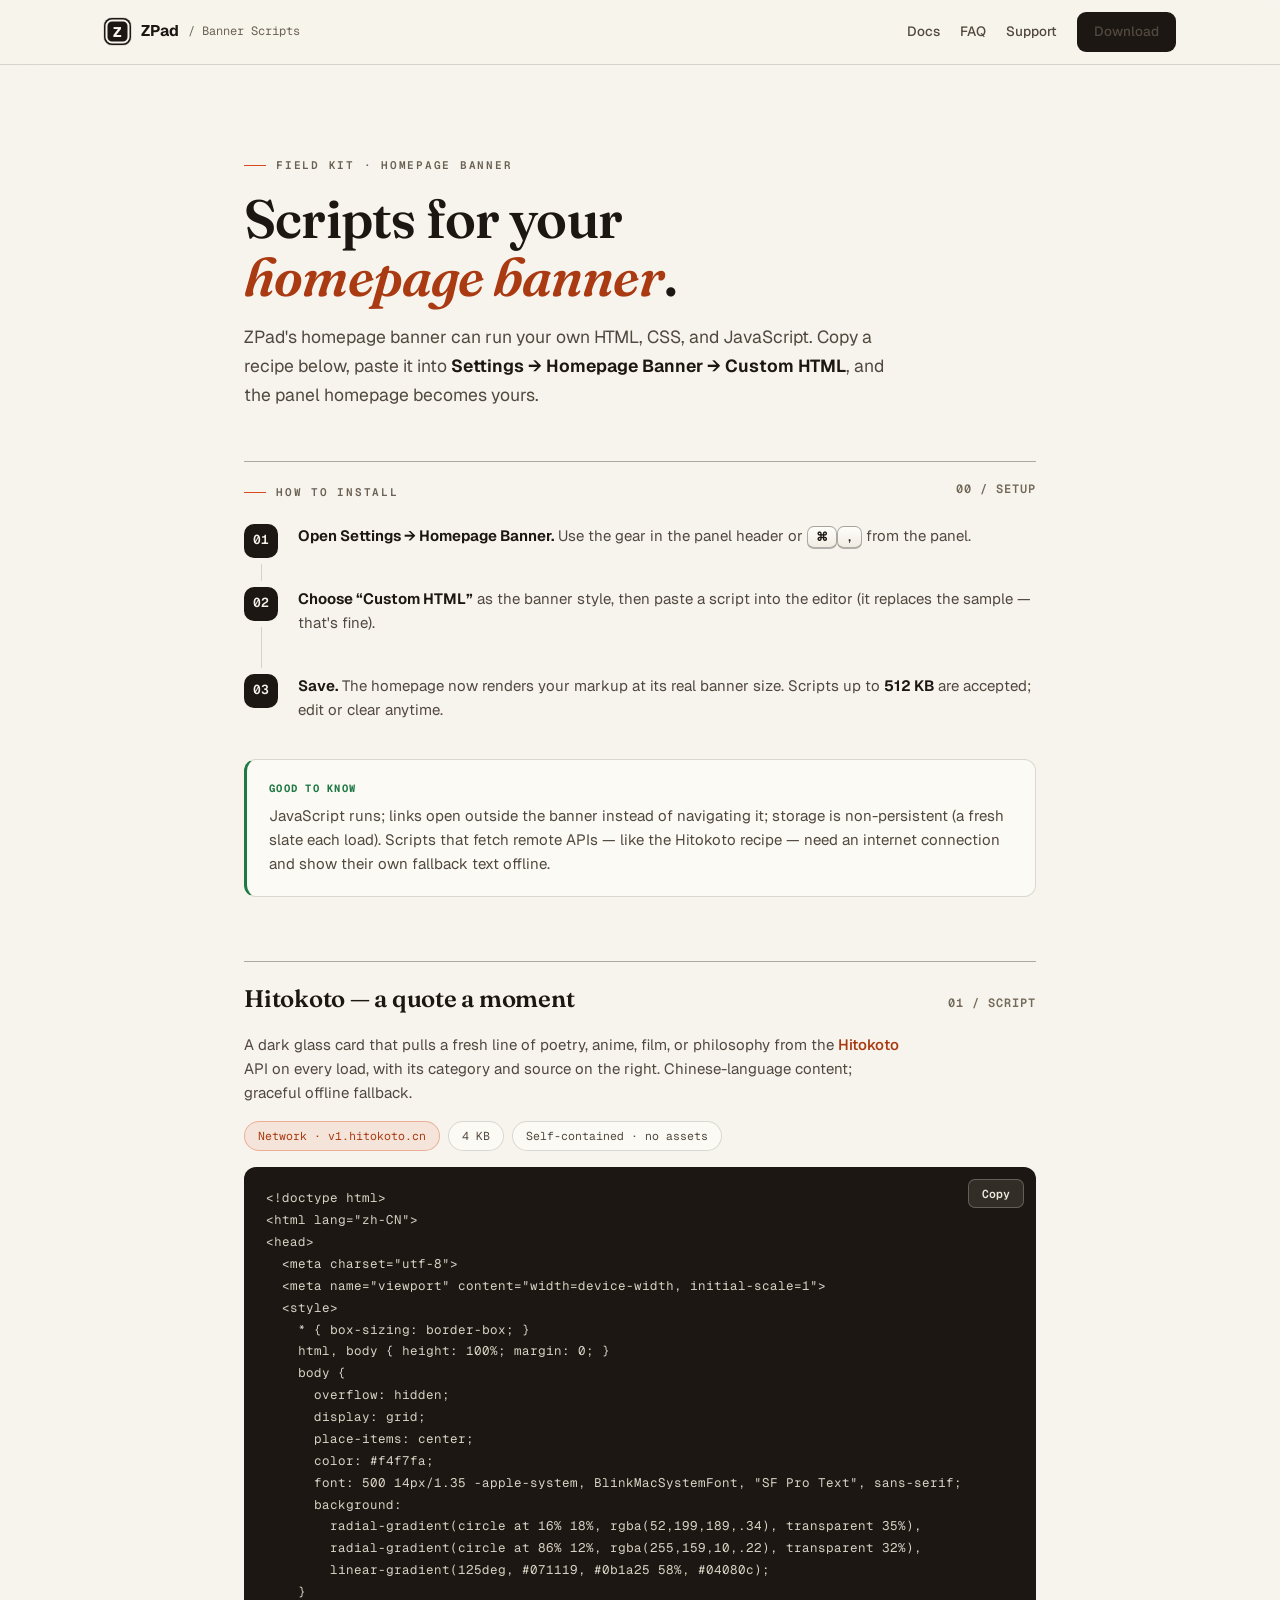
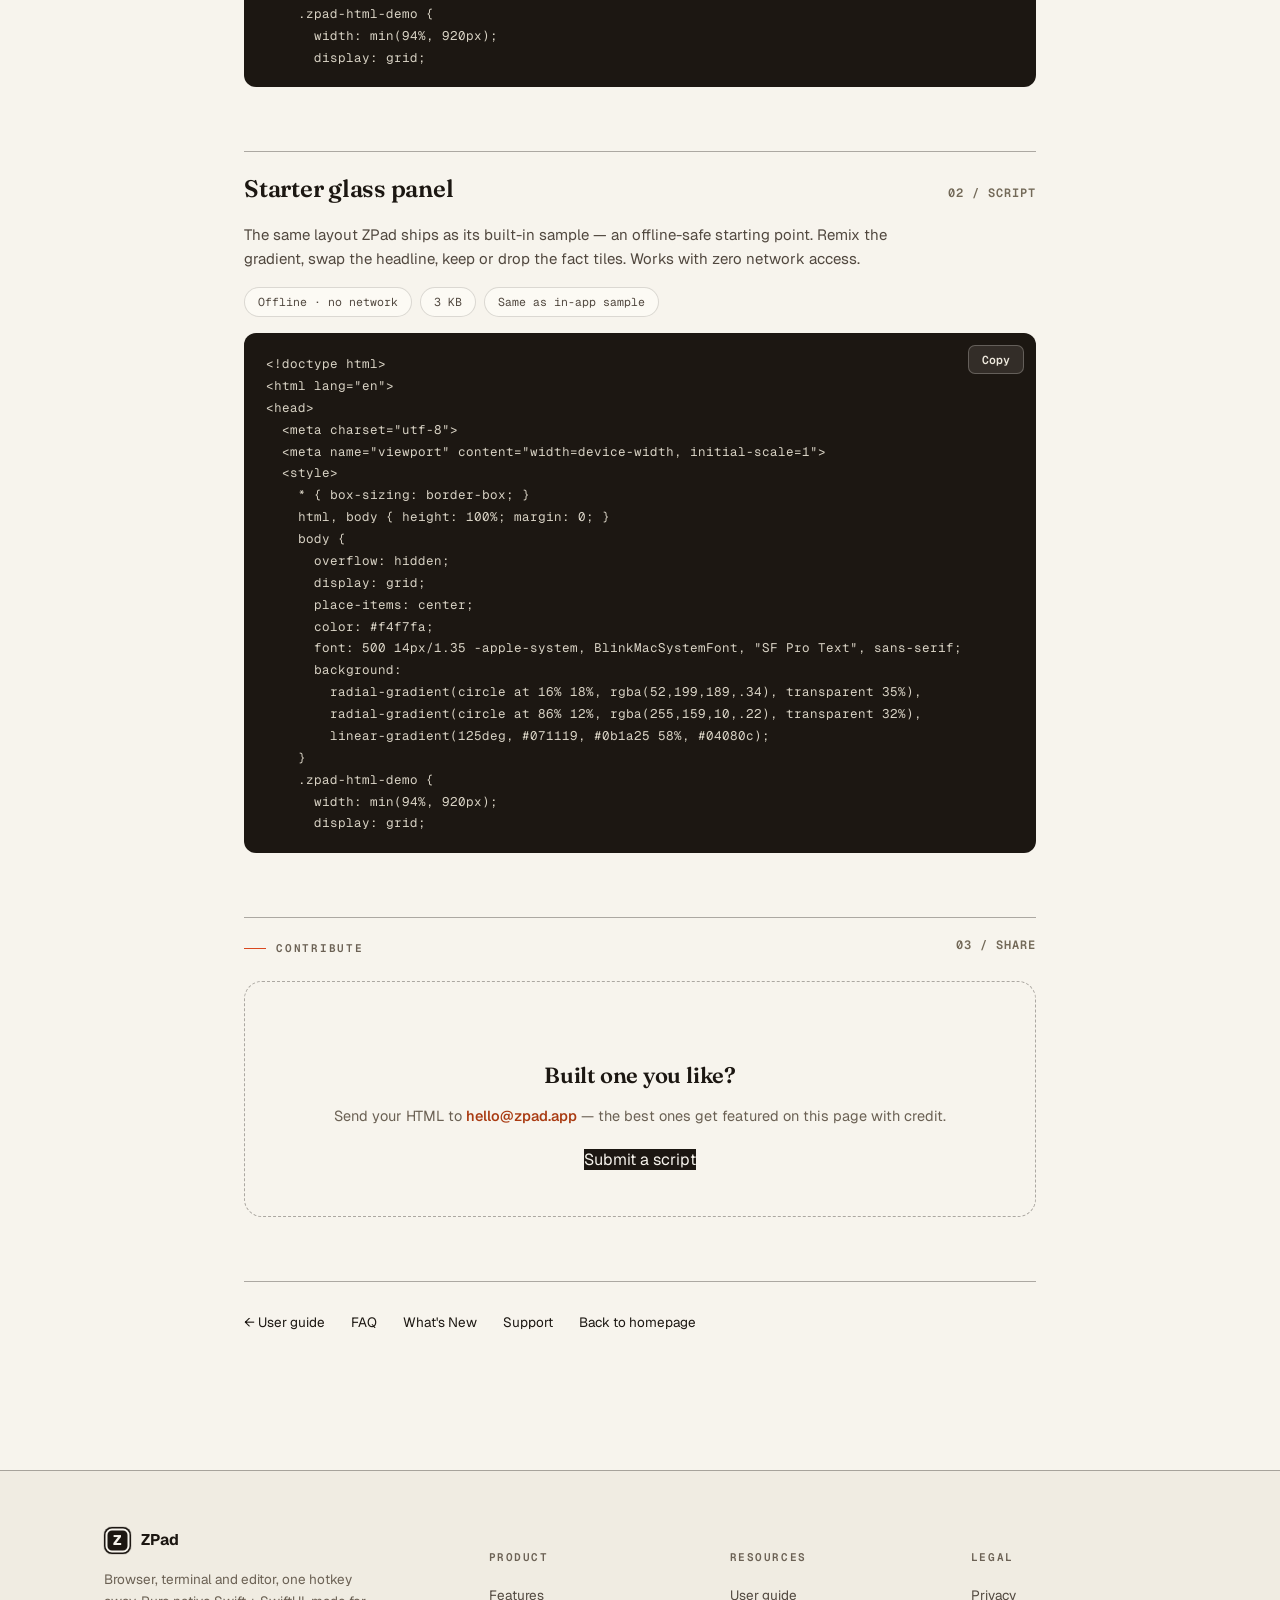
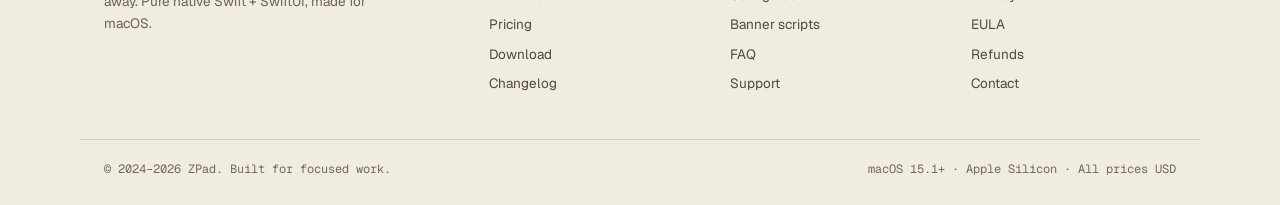
<file: banners.html>
<!DOCTYPE html>
<html lang="en">
<head>
  <meta charset="UTF-8" />
  <meta name="viewport" content="width=device-width, initial-scale=1.0, viewport-fit=cover" />
  <meta name="theme-color" content="#F7F4ED" />
  <title>ZPad Banner Scripts — Ready-to-paste HTML for your homepage banner</title>
  <meta name="description" content="Copy-paste HTML recipes for ZPad's custom homepage banner. Hitokoto quotes, starter layouts, and your own ideas — HTML, CSS, and JavaScript, up to 512 KB." />
  <meta name="robots" content="index, follow" />
  <link rel="canonical" href="https://zpad.app/banners.html" />
  <link rel="icon" type="image/svg+xml" href="data:image/svg+xml,<svg xmlns='http://www.w3.org/2000/svg' viewBox='0 0 100 100'><rect width='100' height='100' rx='22' fill='%231C1712'/><rect x='7' y='7' width='86' height='86' rx='16' fill='none' stroke='%23F7F4ED' stroke-width='4'/><text x='50' y='71' font-size='58' font-family='-apple-system,sans-serif' font-weight='800' fill='%23F7F4ED' text-anchor='middle'>Z</text></svg>" />
  <meta property="og:type" content="website" />
  <meta property="og:site_name" content="ZPad" />
  <meta property="og:title" content="ZPad Banner Scripts" />
  <meta property="og:description" content="Ready-to-paste HTML recipes for ZPad's custom homepage banner." />
  <meta property="og:url" content="https://zpad.app/banners.html" />
  <link rel="stylesheet" href="assets/site.css" />
  <link rel="preconnect" href="https://fonts.googleapis.com" />
  <link rel="preconnect" href="https://fonts.gstatic.com" crossorigin />
  <link href="https://fonts.googleapis.com/css2?family=Fraunces:ital,opsz,wght@0,9..144,400..700;1,9..144,400..700&family=Geist:wght@400;500;600;700;800&family=Geist+Mono:wght@400;500;600&display=swap" rel="stylesheet" />
  <style>
    /* banners-specific */
    .snippet { margin-bottom: 64px; scroll-margin-top: 100px; }
    .snippet-head { display: flex; align-items: baseline; justify-content: space-between; gap: 16px; border-top: 1px solid var(--line-strong); padding-top: 18px; margin-bottom: 14px; }
    .snippet-head h2 { font-family: var(--font-display); font-optical-sizing: auto; font-size: 24px; font-weight: 600; letter-spacing: -0.01em; }
    .snippet-head .idx { font-family: var(--font-mono); font-size: 12px; font-weight: 600; color: var(--ink-4); letter-spacing: 0.08em; }
    .snippet-desc { color: var(--ink-2); font-size: 15px; max-width: 660px; margin-bottom: 16px; }
    .snippet-meta { display: flex; gap: 8px; flex-wrap: wrap; margin-bottom: 16px; }
    .snippet-meta span { font-family: var(--font-mono); font-size: 11.5px; color: var(--ink-2); border: 1px solid var(--line); border-radius: 999px; padding: 5px 13px; background: var(--plate); }
    .snippet-meta span.net { color: var(--accent-ink); border-color: rgba(217,72,31,.35); background: var(--accent-soft); }
    .bug-template pre { max-height: 480px; overflow: auto; white-space: pre; }
    @media (max-width: 700px) { .snippet-head { flex-direction: column; gap: 4px; } }
  </style>
</head>
<body>

<a class="skip-link" href="#top">Skip to content</a>

<header class="site-head">
  <div class="head-in">
    <a class="brand" href="index.html">
      <span class="brand-mark" aria-hidden="true">Z</span>
      <span class="brand-name">ZPad</span>
      <span class="head-crumb">/ Banner Scripts</span>
    </a>
    <nav class="head-links" aria-label="Site">
      <a href="docs.html">Docs</a>
      <a href="faq.html">FAQ</a>
      <a href="support.html">Support</a>
      <a class="btn btn-primary btn-sm" href="download.html">Download</a>
    </nav>
  </div>
</header>

<main class="page-main" id="top">

  <div class="page-head">
    <span class="kicker">Field kit · Homepage banner</span>
    <h1>Scripts for your<br><em>homepage banner</em>.</h1>
    <p class="lede">ZPad's homepage banner can run your own HTML, CSS, and JavaScript. Copy a recipe below, paste it into <strong>Settings → Homepage Banner → Custom HTML</strong>, and the panel homepage becomes yours.</p>
  </div>

  <!-- ============ How to use ============ -->
  <section style="margin-bottom:64px;">
    <div class="sec-head">
      <span class="kicker">How to install</span>
      <span class="idx">00 / SETUP</span>
    </div>
    <ol class="steps">
      <li><p><strong>Open Settings → Homepage Banner.</strong> Use the gear in the panel header or <kbd>⌘</kbd><kbd>,</kbd> from the panel.</p></li>
      <li><p><strong>Choose “Custom HTML”</strong> as the banner style, then paste a script into the editor (it replaces the sample — that's fine).</p></li>
      <li><p><strong>Save.</strong> The homepage now renders your markup at its real banner size. Scripts up to <strong>512 KB</strong> are accepted; edit or clear anytime.</p></li>
    </ol>
    <div class="card tip">
      <span class="card-tag">Good to know</span>
      <p>JavaScript runs; links open outside the banner instead of navigating it; storage is non-persistent (a fresh slate each load). Scripts that fetch remote APIs — like the Hitokoto recipe — need an internet connection and show their own fallback text offline.</p>
    </div>
  </section>

  <!-- ============ Snippet 01: Hitokoto ============ -->
  <section class="snippet" id="hitokoto">
    <div class="snippet-head">
      <h2>Hitokoto — a quote a moment</h2>
      <span class="idx">01 / SCRIPT</span>
    </div>
    <p class="snippet-desc">A dark glass card that pulls a fresh line of poetry, anime, film, or philosophy from the <a href="https://hitokoto.cn" target="_blank" rel="noopener">Hitokoto</a> API on every load, with its category and source on the right. Chinese-language content; graceful offline fallback.</p>
    <div class="snippet-meta">
      <span class="net">Network · v1.hitokoto.cn</span>
      <span>4 KB</span>
      <span>Self-contained · no assets</span>
    </div>
    <div class="bug-template">
      <button class="copy-btn" data-copy="code-hitokoto" aria-label="Copy Hitokoto banner script">Copy</button>
      <pre><code id="code-hitokoto">&lt;!doctype html&gt;
&lt;html lang=&quot;zh-CN&quot;&gt;
&lt;head&gt;
  &lt;meta charset=&quot;utf-8&quot;&gt;
  &lt;meta name=&quot;viewport&quot; content=&quot;width=device-width, initial-scale=1&quot;&gt;
  &lt;style&gt;
    * { box-sizing: border-box; }
    html, body { height: 100%; margin: 0; }
    body {
      overflow: hidden;
      display: grid;
      place-items: center;
      color: #f4f7fa;
      font: 500 14px/1.35 -apple-system, BlinkMacSystemFont, &quot;SF Pro Text&quot;, sans-serif;
      background:
        radial-gradient(circle at 16% 18%, rgba(52,199,189,.34), transparent 35%),
        radial-gradient(circle at 86% 12%, rgba(255,159,10,.22), transparent 32%),
        linear-gradient(125deg, #071119, #0b1a25 58%, #04080c);
    }
    .zpad-html-demo {
      width: min(94%, 920px);
      display: grid;
      grid-template-columns: minmax(0, 1fr) auto;
      gap: 16px;
      align-items: center;
      padding: 15px 19px;
      border: 1px solid rgba(255,255,255,.12);
      border-radius: 17px;
      background: linear-gradient(135deg, rgba(255,255,255,.10), rgba(255,255,255,.035));
      box-shadow: 0 18px 42px rgba(0,0,0,.25);
      backdrop-filter: blur(16px);
    }
    .eyebrow {
      display: flex;
      align-items: center;
      gap: 7px;
      margin-bottom: 6px;
      color: rgba(255,255,255,.64);
      font-size: 10px;
      font-weight: 650;
      letter-spacing: .10em;
      text-transform: uppercase;
    }
    .pulse {
      width: 7px;
      height: 7px;
      border-radius: 50%;
      background: #34c7bd;
      box-shadow: 0 0 10px rgba(52,199,189,.85);
      animation: pulse 2.2s ease-in-out infinite;
    }
    @keyframes pulse {
      0%, 100% { opacity: 1; transform: scale(1); }
      50% { opacity: 0.4; transform: scale(0.85); }
    }
    h1 {
      margin: 0 0 5px;
      font-size: clamp(17px, 3.5vw, 28px);
      letter-spacing: -.025em;
    }
    p {
      margin: 0;
      max-width: 42ch;
      color: rgba(255,255,255,.68);
      font-size: clamp(10px, 1.5vw, 13px);
    }
    .facts {
      display: grid;
      gap: 6px;
      min-width: 88px;
    }
    .fact {
      padding: 6px 8px;
      border-radius: 9px;
      background: rgba(255,255,255,.065);
    }
    .fact span {
      display: block;
      color: rgba(255,255,255,.52);
      font-size: 9px;
      letter-spacing: .05em;
    }
    .fact strong {
      display: block;
      margin-top: 1px;
      font-size: 12px;
    }
    @media (max-width: 430px) {
      .zpad-html-demo { grid-template-columns: 1fr; }
      .facts { display: none; }
    }
    @media (prefers-reduced-motion: reduce) {
      .pulse { animation: none; }
    }
  &lt;/style&gt;
&lt;/head&gt;
&lt;body&gt;
  &lt;main class=&quot;zpad-html-demo&quot; aria-label=&quot;ZPad custom HTML demo&quot;&gt;
    &lt;section&gt;
      &lt;div class=&quot;eyebrow&quot;&gt;&lt;span class=&quot;pulse&quot;&gt;&lt;/span&gt;一言 · Hitokoto&lt;/div&gt;
      &lt;h1 id=&quot;hitokoto-text&quot;&gt;加载一言中...&lt;/h1&gt;
      &lt;p id=&quot;hitokoto-from&quot;&gt;——&lt;/p&gt;
    &lt;/section&gt;
    &lt;aside class=&quot;facts&quot;&gt;
      &lt;div class=&quot;fact&quot;&gt;&lt;span&gt;类型&lt;/span&gt;&lt;strong id=&quot;hitokoto-type&quot;&gt;文学&lt;/strong&gt;&lt;/div&gt;
      &lt;div class=&quot;fact&quot;&gt;&lt;span&gt;来源&lt;/span&gt;&lt;strong id=&quot;hitokoto-src&quot;&gt;一言 API&lt;/strong&gt;&lt;/div&gt;
    &lt;/aside&gt;
  &lt;/main&gt;

&lt;script&gt;
// 一言API，支持跨域，直接浏览器请求
async function fetchHitokoto() {
  try {
    const res = await fetch(&#x27;https://v1.hitokoto.cn/&#x27;);
    const data = await res.json();
    document.getElementById(&#x27;hitokoto-text&#x27;).innerText = data.hitokoto;
    document.getElementById(&#x27;hitokoto-from&#x27;).innerText = `—— ${data.from}`;
    document.getElementById(&#x27;hitokoto-type&#x27;).innerText = getHitokotoTypeName(data.type);
    document.getElementById(&#x27;hitokoto-src&#x27;).innerText = data.from_who || data.from;
  } catch (err) {
    document.getElementById(&#x27;hitokoto-text&#x27;).innerText = &#x27;获取一言失败&#x27;;
    document.getElementById(&#x27;hitokoto-from&#x27;).innerText = &#x27;网络或接口异常&#x27;;
  }
}

// 一言type编码转中文名称
function getHitokotoTypeName(t) {
  const map = {
    a: &#x27;动画&#x27;, b: &#x27;漫画&#x27;, c: &#x27;游戏&#x27;, d: &#x27;文学&#x27;,
    e: &#x27;原创&#x27;, f: &#x27;网络&#x27;, g: &#x27;其他&#x27;, h: &#x27;影视&#x27;,
    i: &#x27;诗词&#x27;, j: &#x27;网易云&#x27;, k: &#x27;哲学&#x27;, l: &#x27;谚语&#x27;
  };
  return map[t] || &#x27;未知&#x27;;
}

fetchHitokoto();
&lt;/script&gt;
&lt;/body&gt;
&lt;/html&gt;</code></pre>
    </div>
  </section>

  <!-- ============ Snippet 02: Starter ============ -->
  <section class="snippet" id="starter">
    <div class="snippet-head">
      <h2>Starter glass panel</h2>
      <span class="idx">02 / SCRIPT</span>
    </div>
    <p class="snippet-desc">The same layout ZPad ships as its built-in sample — an offline-safe starting point. Remix the gradient, swap the headline, keep or drop the fact tiles. Works with zero network access.</p>
    <div class="snippet-meta">
      <span>Offline · no network</span>
      <span>3 KB</span>
      <span>Same as in-app sample</span>
    </div>
    <div class="bug-template">
      <button class="copy-btn" data-copy="code-starter" aria-label="Copy starter banner script">Copy</button>
      <pre><code id="code-starter">&lt;!doctype html&gt;
&lt;html lang=&quot;en&quot;&gt;
&lt;head&gt;
  &lt;meta charset=&quot;utf-8&quot;&gt;
  &lt;meta name=&quot;viewport&quot; content=&quot;width=device-width, initial-scale=1&quot;&gt;
  &lt;style&gt;
    * { box-sizing: border-box; }
    html, body { height: 100%; margin: 0; }
    body {
      overflow: hidden;
      display: grid;
      place-items: center;
      color: #f4f7fa;
      font: 500 14px/1.35 -apple-system, BlinkMacSystemFont, &quot;SF Pro Text&quot;, sans-serif;
      background:
        radial-gradient(circle at 16% 18%, rgba(52,199,189,.34), transparent 35%),
        radial-gradient(circle at 86% 12%, rgba(255,159,10,.22), transparent 32%),
        linear-gradient(125deg, #071119, #0b1a25 58%, #04080c);
    }
    .zpad-html-demo {
      width: min(94%, 920px);
      display: grid;
      grid-template-columns: minmax(0, 1fr) auto;
      gap: 16px;
      align-items: center;
      padding: 15px 19px;
      border: 1px solid rgba(255,255,255,.12);
      border-radius: 17px;
      background: linear-gradient(135deg, rgba(255,255,255,.10), rgba(255,255,255,.035));
      box-shadow: 0 18px 42px rgba(0,0,0,.25);
      backdrop-filter: blur(16px);
    }
    .eyebrow {
      display: flex;
      align-items: center;
      gap: 7px;
      margin-bottom: 6px;
      color: rgba(255,255,255,.64);
      font-size: 10px;
      font-weight: 650;
      letter-spacing: .10em;
      text-transform: uppercase;
    }
    .pulse {
      width: 7px;
      height: 7px;
      border-radius: 50%;
      background: #34c7bd;
      box-shadow: 0 0 10px rgba(52,199,189,.85);
      animation: pulse 2.2s ease-in-out infinite;
    }
    h1 {
      margin: 0 0 5px;
      font-size: clamp(17px, 3.5vw, 28px);
      letter-spacing: -.025em;
    }
    p {
      margin: 0;
      max-width: 42ch;
      color: rgba(255,255,255,.68);
      font-size: clamp(10px, 1.5vw, 13px);
    }
    .facts {
      display: grid;
      gap: 6px;
      min-width: 88px;
    }
    .fact {
      padding: 6px 8px;
      border-radius: 9px;
      background: rgba(255,255,255,.065);
    }
    .fact span {
      display: block;
      color: rgba(255,255,255,.52);
      font-size: 9px;
      letter-spacing: .05em;
    }
    .fact strong {
      display: block;
      margin-top: 1px;
      font-size: 12px;
    }
    @media (max-width: 430px) {
      .zpad-html-demo { grid-template-columns: 1fr; }
      .facts { display: none; }
    }
    @media (prefers-reduced-motion: reduce) {
      .pulse { animation: none; }
    }
  &lt;/style&gt;
&lt;/head&gt;
&lt;body&gt;
  &lt;main class=&quot;zpad-html-demo&quot; aria-label=&quot;ZPad custom HTML demo&quot;&gt;
    &lt;section&gt;
      &lt;div class=&quot;eyebrow&quot;&gt;&lt;span class=&quot;pulse&quot;&gt;&lt;/span&gt;Custom HTML&lt;/div&gt;
      &lt;h1&gt;Your homepage, any layout&lt;/h1&gt;
      &lt;p&gt;Paste HTML, CSS, and JavaScript. This demo previews typography, glass, metrics, and motion.&lt;/p&gt;
    &lt;/section&gt;
    &lt;aside class=&quot;facts&quot;&gt;
      &lt;div class=&quot;fact&quot;&gt;&lt;span&gt;Preview&lt;/span&gt;&lt;strong&gt;Exact fit&lt;/strong&gt;&lt;/div&gt;
      &lt;div class=&quot;fact&quot;&gt;&lt;span&gt;Size limit&lt;/span&gt;&lt;strong&gt;512 KB&lt;/strong&gt;&lt;/div&gt;
    &lt;/aside&gt;
  &lt;/main&gt;
&lt;/body&gt;
&lt;/html&gt;</code></pre>
    </div>
  </section>

  <!-- ============ Contribute ============ -->
  <section>
    <div class="sec-head">
      <span class="kicker">Contribute</span>
      <span class="idx">03 / SHARE</span>
    </div>
    <div class="still-stuck">
      <h3>Built one you like?</h3>
      <p>Send your HTML to <a href="mailto:hello@zpad.app?subject=ZPad%20Banner%20Script">hello@zpad.app</a> — the best ones get featured on this page with credit.</p>
      <a class="btn-primary" href="mailto:hello@zpad.app?subject=ZPad%20Banner%20Script">Submit a script</a>
    </div>
  </section>

  <div class="doc-footer" style="margin-top:64px;">
    <div class="links">
      <a href="docs.html">← User guide</a>
      <a href="faq.html">FAQ</a>
      <a href="changelog.html">What's New</a>
      <a href="support.html">Support</a>
      <a href="index.html">Back to homepage</a>
    </div>
  </div>

</main>

<footer class="site-foot">
  <div class="foot-grid">
    <div class="foot-brand">
      <div class="brand">
        <span class="brand-mark" aria-hidden="true">Z</span>
        <span class="brand-name">ZPad</span>
      </div>
      <p>Browser, terminal and editor, one hotkey away. Pure native Swift + SwiftUI, made for macOS.</p>
    </div>
    <div class="foot-col">
      <h4>Product</h4>
      <a href="index.html#features">Features</a>
      <a href="index.html#pricing">Pricing</a>
      <a href="download.html">Download</a>
      <a href="changelog.html">Changelog</a>
    </div>
    <div class="foot-col">
      <h4>Resources</h4>
      <a href="docs.html">User guide</a>
      <a href="banners.html">Banner scripts</a>
      <a href="faq.html">FAQ</a>
      <a href="support.html">Support</a>
    </div>
    <div class="foot-col">
      <h4>Legal</h4>
      <a href="privacy.html">Privacy</a>
      <a href="eula.html">EULA</a>
      <a href="refund.html">Refunds</a>
      <a href="mailto:hello@zpad.app">Contact</a>
    </div>
  </div>
  <div class="foot-bottom">
    <span>© 2024–2026 ZPad. Built for focused work.</span>
    <span>macOS 15.1+ · Apple Silicon · All prices USD</span>
  </div>
</footer>

<script>
(function () {
  function done(btn) {
    btn.textContent = 'Copied ✓';
    btn.classList.add('copied');
    setTimeout(() => { btn.textContent = 'Copy'; btn.classList.remove('copied'); }, 2000);
  }
  function fallbackCopy(text, btn) {
    const ta = document.createElement('textarea');
    ta.value = text; ta.style.position = 'fixed'; ta.style.opacity = '0';
    document.body.appendChild(ta); ta.select();
    try { document.execCommand('copy'); done(btn); } catch (e) {}
    document.body.removeChild(ta);
  }
  document.querySelectorAll('.copy-btn[data-copy]').forEach(btn => {
    btn.addEventListener('click', () => {
      const el = document.getElementById(btn.dataset.copy);
      if (!el) return;
      const text = el.innerText;
      if (navigator.clipboard && navigator.clipboard.writeText) {
        navigator.clipboard.writeText(text).then(() => done(btn)).catch(() => fallbackCopy(text, btn));
      } else {
        fallbackCopy(text, btn);
      }
    });
  });
})();
</script>
</body>
</html>
</file>
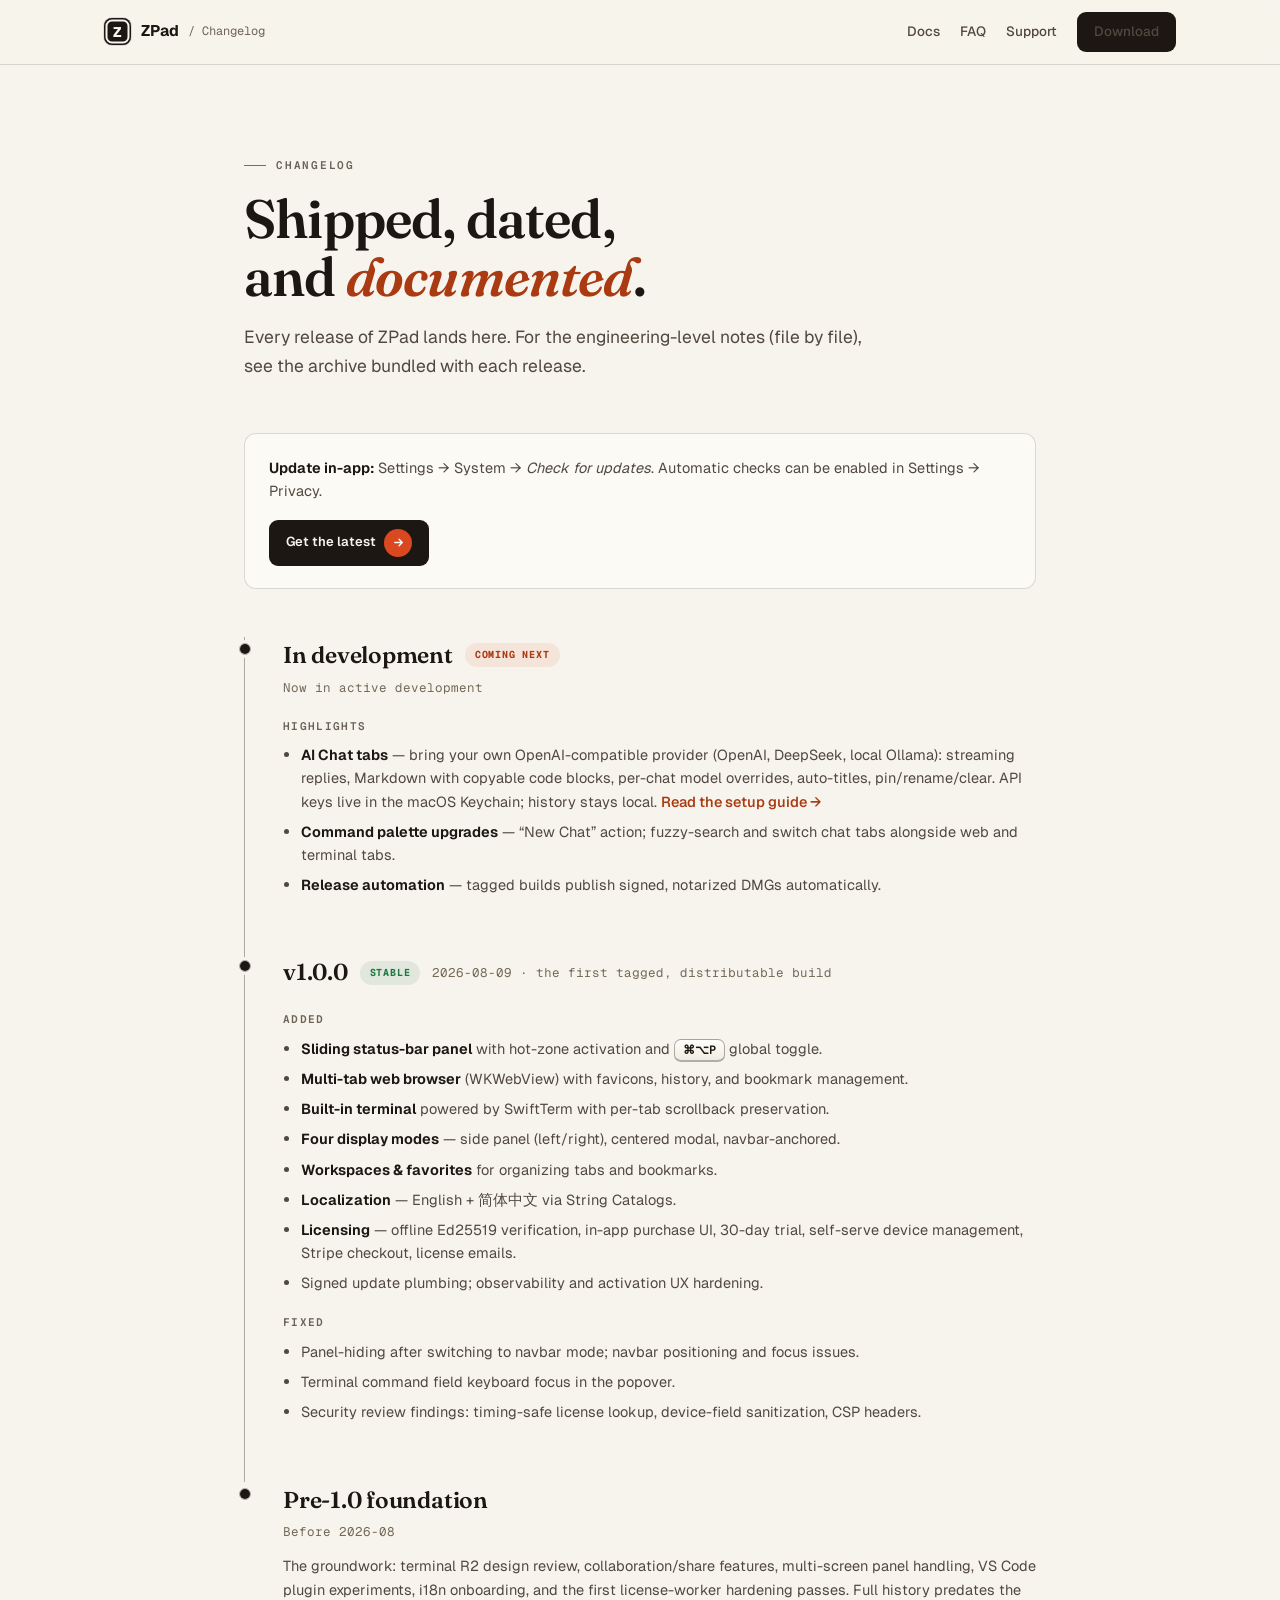
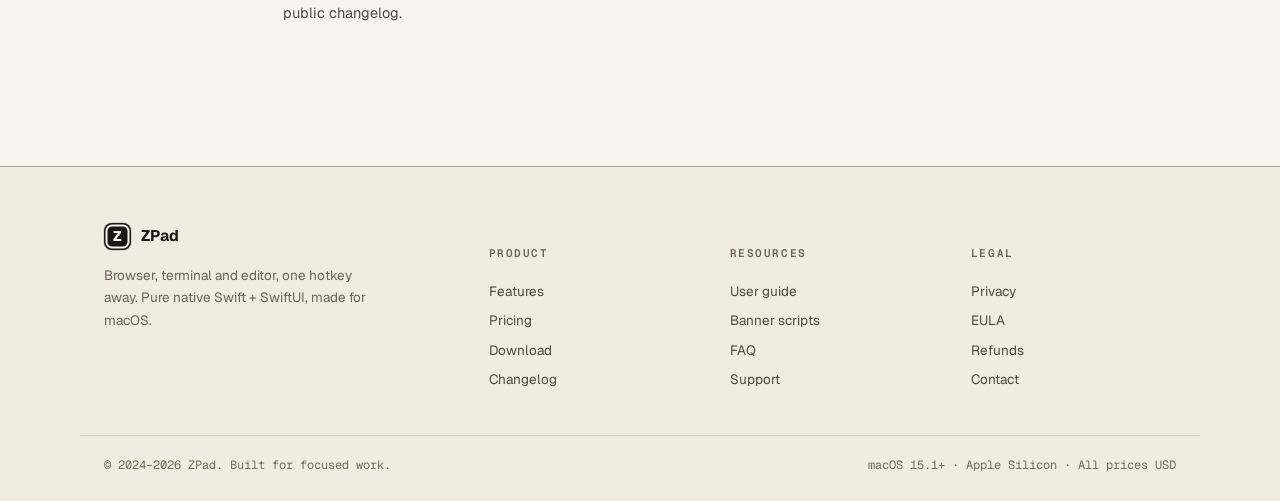
<file: changelog.html>
<!DOCTYPE html>
<html lang="en">
<head>
  <meta charset="UTF-8" />
  <meta name="viewport" content="width=device-width, initial-scale=1.0, viewport-fit=cover" />
  <meta name="theme-color" content="#F7F4ED" />
  <title>ZPad Changelog — What's new in every release</title>
  <meta name="description" content="Every ZPad release, dated and documented: new features, fixes, and improvements. Watch the product improve in public — v1.0.0 shipped the sliding panel, browser, terminal, workspaces, and licensing." />
  <meta name="robots" content="index, follow" />
  <link rel="canonical" href="https://zpad.app/changelog.html" />
  <link rel="icon" type="image/svg+xml" href="data:image/svg+xml,<svg xmlns='http://www.w3.org/2000/svg' viewBox='0 0 100 100'><rect width='100' height='100' rx='22' fill='%231C1712'/><rect x='7' y='7' width='86' height='86' rx='16' fill='none' stroke='%23F7F4ED' stroke-width='4'/><text x='50' y='71' font-size='58' font-family='-apple-system,sans-serif' font-weight='800' fill='%23F7F4ED' text-anchor='middle'>Z</text></svg>" />
  <meta property="og:type" content="website" />
  <meta property="og:site_name" content="ZPad" />
  <meta property="og:title" content="ZPad Changelog" />
  <meta property="og:description" content="Every release, dated and documented. Watch ZPad improve in public." />
  <meta property="og:url" content="https://zpad.app/changelog.html" />
  <link rel="stylesheet" href="assets/site.css" />
  <link rel="preconnect" href="https://fonts.googleapis.com" />
  <link rel="preconnect" href="https://fonts.gstatic.com" crossorigin />
  <link href="https://fonts.googleapis.com/css2?family=Fraunces:ital,opsz,wght@0,9..144,400..700;1,9..144,400..700&family=Geist:wght@400;500;600;700;800&family=Geist+Mono:wght@400;500;600&display=swap" rel="stylesheet" />
</head>
<body>

<a class="skip-link" href="#main">Skip to content</a>

<header class="site-head">
  <div class="head-in">
    <a class="brand" href="index.html">
      <span class="brand-mark" aria-hidden="true">Z</span>
      <span class="brand-name">ZPad</span>
      <span class="head-crumb">/ Changelog</span>
    </a>
    <nav class="head-links" aria-label="Site">
      <a href="docs.html">Docs</a>
      <a href="faq.html">FAQ</a>
      <a href="support.html">Support</a>
      <a class="btn btn-primary btn-sm" href="download.html">Download</a>
    </nav>
  </div>
</header>

<main class="page-main" id="main">
  <div class="page-head">
    <span class="kicker">Changelog</span>
    <h1>Shipped, dated,<br>and <em>documented</em>.</h1>
    <p class="lede">Every release of ZPad lands here. For the engineering-level notes (file by file), see the archive bundled with each release.</p>
  </div>

  <div class="subscribe-card">
    <p><strong>Update in-app:</strong> Settings → System → <em>Check for updates</em>. Automatic checks can be enabled in Settings → Privacy.</p>
    <a class="btn btn-primary btn-sm" href="download.html">Get the latest
      <span class="chip-ic"><svg fill="none" stroke="currentColor" viewBox="0 0 24 24"><path stroke-linecap="round" stroke-linejoin="round" stroke-width="2.5" d="M5 12h14m0 0l-6-6m6 6l-6 6"/></svg></span>
    </a>
  </div>

  <!-- ============ Next ============ -->
  <article class="release" id="next">
    <div class="rel-head">
      <h2>In development</h2>
      <span class="rel-tag next">Coming next</span>
    </div>
    <div class="rel-date">Now in active development</div>
    <div class="rel-body">
      <h3>Highlights</h3>
      <ul>
        <li><strong>AI Chat tabs</strong> — bring your own OpenAI-compatible provider (OpenAI, DeepSeek, local Ollama): streaming replies, Markdown with copyable code blocks, per-chat model overrides, auto-titles, pin/rename/clear. API keys live in the macOS Keychain; history stays local. <a href="docs.html#ai-chat">Read the setup guide →</a></li>
        <li><strong>Command palette upgrades</strong> — “New Chat” action; fuzzy-search and switch chat tabs alongside web and terminal tabs.</li>
        <li><strong>Release automation</strong> — tagged builds publish signed, notarized DMGs automatically.</li>
      </ul>
    </div>
  </article>

  <!-- ============ 1.0.0 ============ -->
  <article class="release" id="v1-0-0">
    <div class="rel-head">
      <h2>v1.0.0</h2>
      <span class="rel-tag stable">Stable</span>
      <span class="rel-date">2026-08-09 · the first tagged, distributable build</span>
    </div>
    <div class="rel-body">
      <h3>Added</h3>
      <ul>
        <li><strong>Sliding status-bar panel</strong> with hot-zone activation and <kbd>⌘⌥P</kbd> global toggle.</li>
        <li><strong>Multi-tab web browser</strong> (WKWebView) with favicons, history, and bookmark management.</li>
        <li><strong>Built-in terminal</strong> powered by SwiftTerm with per-tab scrollback preservation.</li>
        <li><strong>Four display modes</strong> — side panel (left/right), centered modal, navbar-anchored.</li>
        <li><strong>Workspaces &amp; favorites</strong> for organizing tabs and bookmarks.</li>
        <li><strong>Localization</strong> — English + 简体中文 via String Catalogs.</li>
        <li><strong>Licensing</strong> — offline Ed25519 verification, in-app purchase UI, 30-day trial, self-serve device management, Stripe checkout, license emails.</li>
        <li>Signed update plumbing; observability and activation UX hardening.</li>
      </ul>
      <h3>Fixed</h3>
      <ul>
        <li>Panel-hiding after switching to navbar mode; navbar positioning and focus issues.</li>
        <li>Terminal command field keyboard focus in the popover.</li>
        <li>Security review findings: timing-safe license lookup, device-field sanitization, CSP headers.</li>
      </ul>
    </div>
  </article>

  <!-- ============ Pre-1.0 ============ -->
  <article class="release" id="pre-history">
    <div class="rel-head">
      <h2>Pre-1.0 foundation</h2>
    </div>
    <div class="rel-date">Before 2026-08</div>
    <div class="rel-body">
      <p>The groundwork: terminal R2 design review, collaboration/share features, multi-screen panel handling, VS Code plugin experiments, i18n onboarding, and the first license-worker hardening passes. Full history predates the public changelog.</p>
    </div>
  </article>
</main>

<footer class="site-foot">
  <div class="foot-grid">
    <div class="foot-brand">
      <div class="brand">
        <span class="brand-mark" aria-hidden="true">Z</span>
        <span class="brand-name">ZPad</span>
      </div>
      <p>Browser, terminal and editor, one hotkey away. Pure native Swift + SwiftUI, made for macOS.</p>
    </div>
    <div class="foot-col">
      <h4>Product</h4>
      <a href="index.html#features">Features</a>
      <a href="index.html#pricing">Pricing</a>
      <a href="download.html">Download</a>
      <a href="changelog.html">Changelog</a>
    </div>
    <div class="foot-col">
      <h4>Resources</h4>
      <a href="docs.html">User guide</a>
      <a href="banners.html">Banner scripts</a>
      <a href="faq.html">FAQ</a>
      <a href="support.html">Support</a>
    </div>
    <div class="foot-col">
      <h4>Legal</h4>
      <a href="privacy.html">Privacy</a>
      <a href="eula.html">EULA</a>
      <a href="refund.html">Refunds</a>
      <a href="mailto:hello@zpad.app">Contact</a>
    </div>
  </div>
  <div class="foot-bottom">
    <span>© 2024–2026 ZPad. Built for focused work.</span>
    <span>macOS 15.1+ · Apple Silicon · All prices USD</span>
  </div>
</footer>

</body>
</html>
</file>
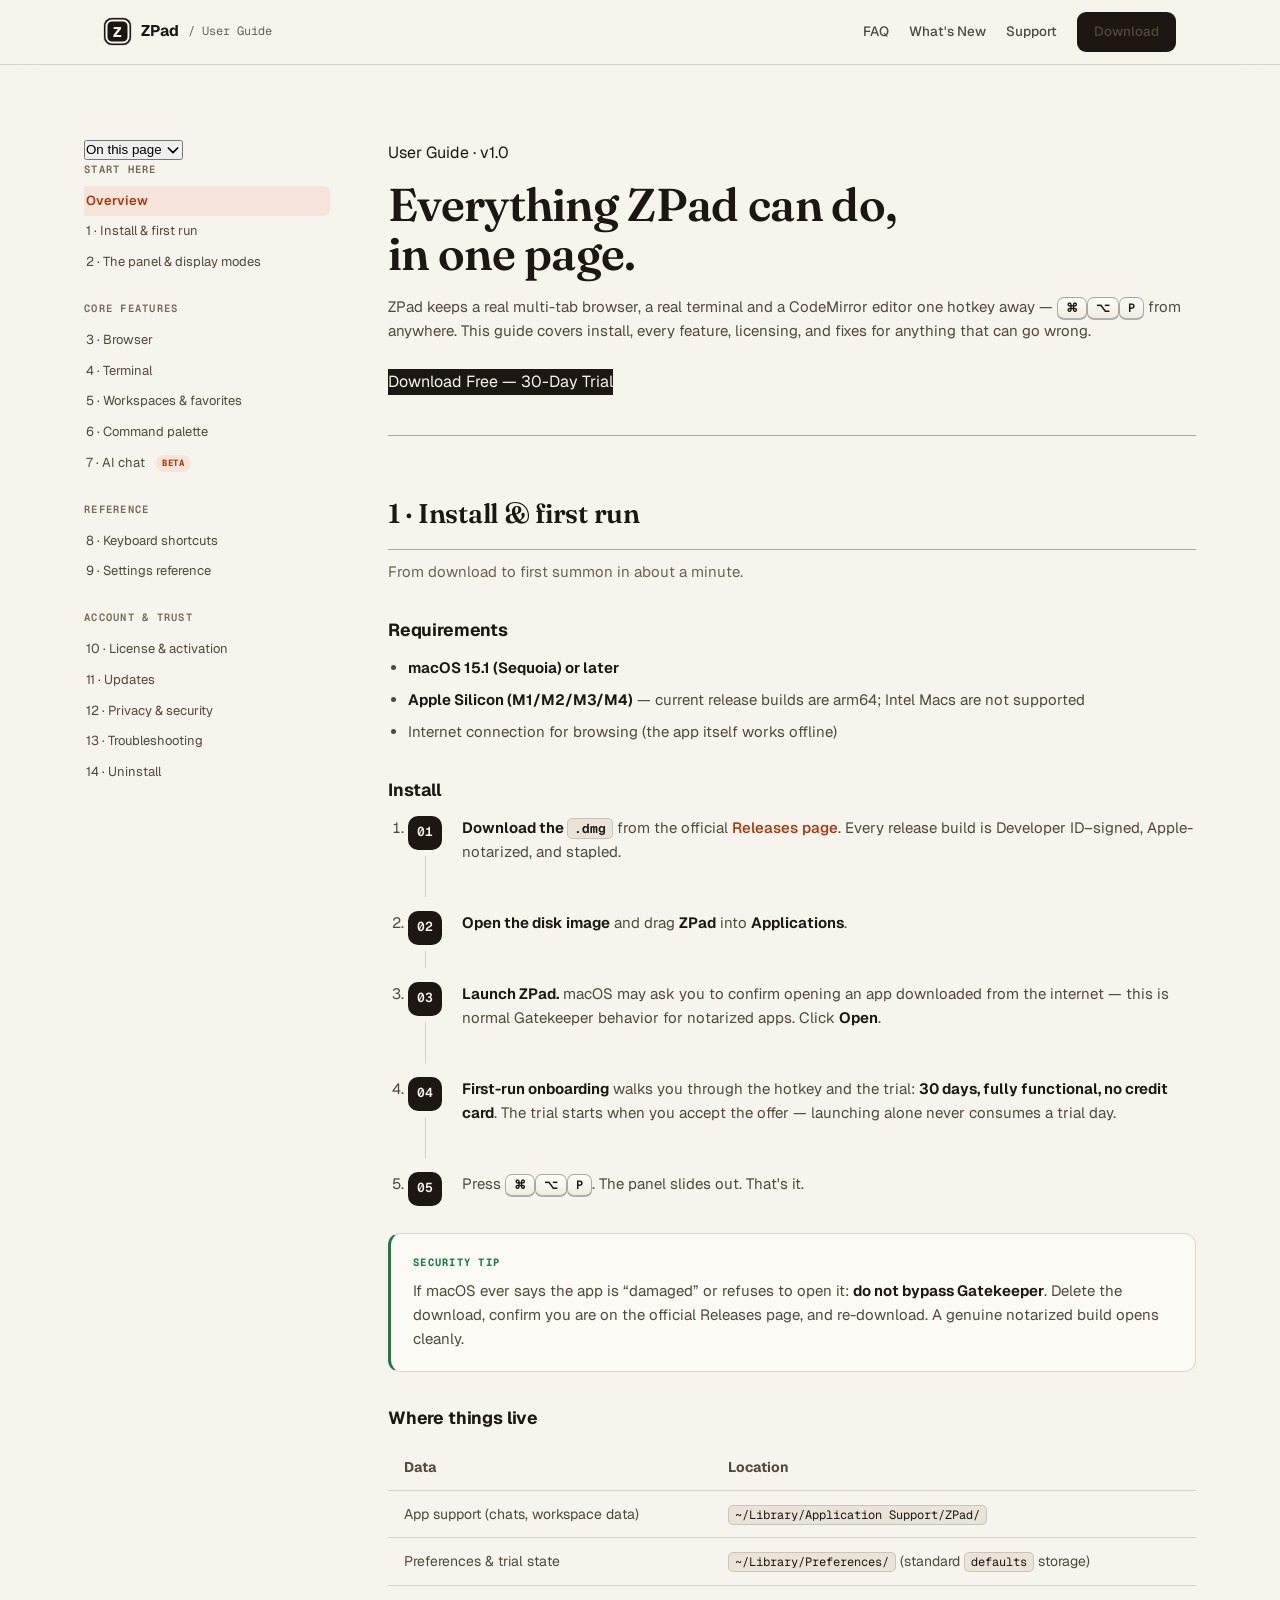
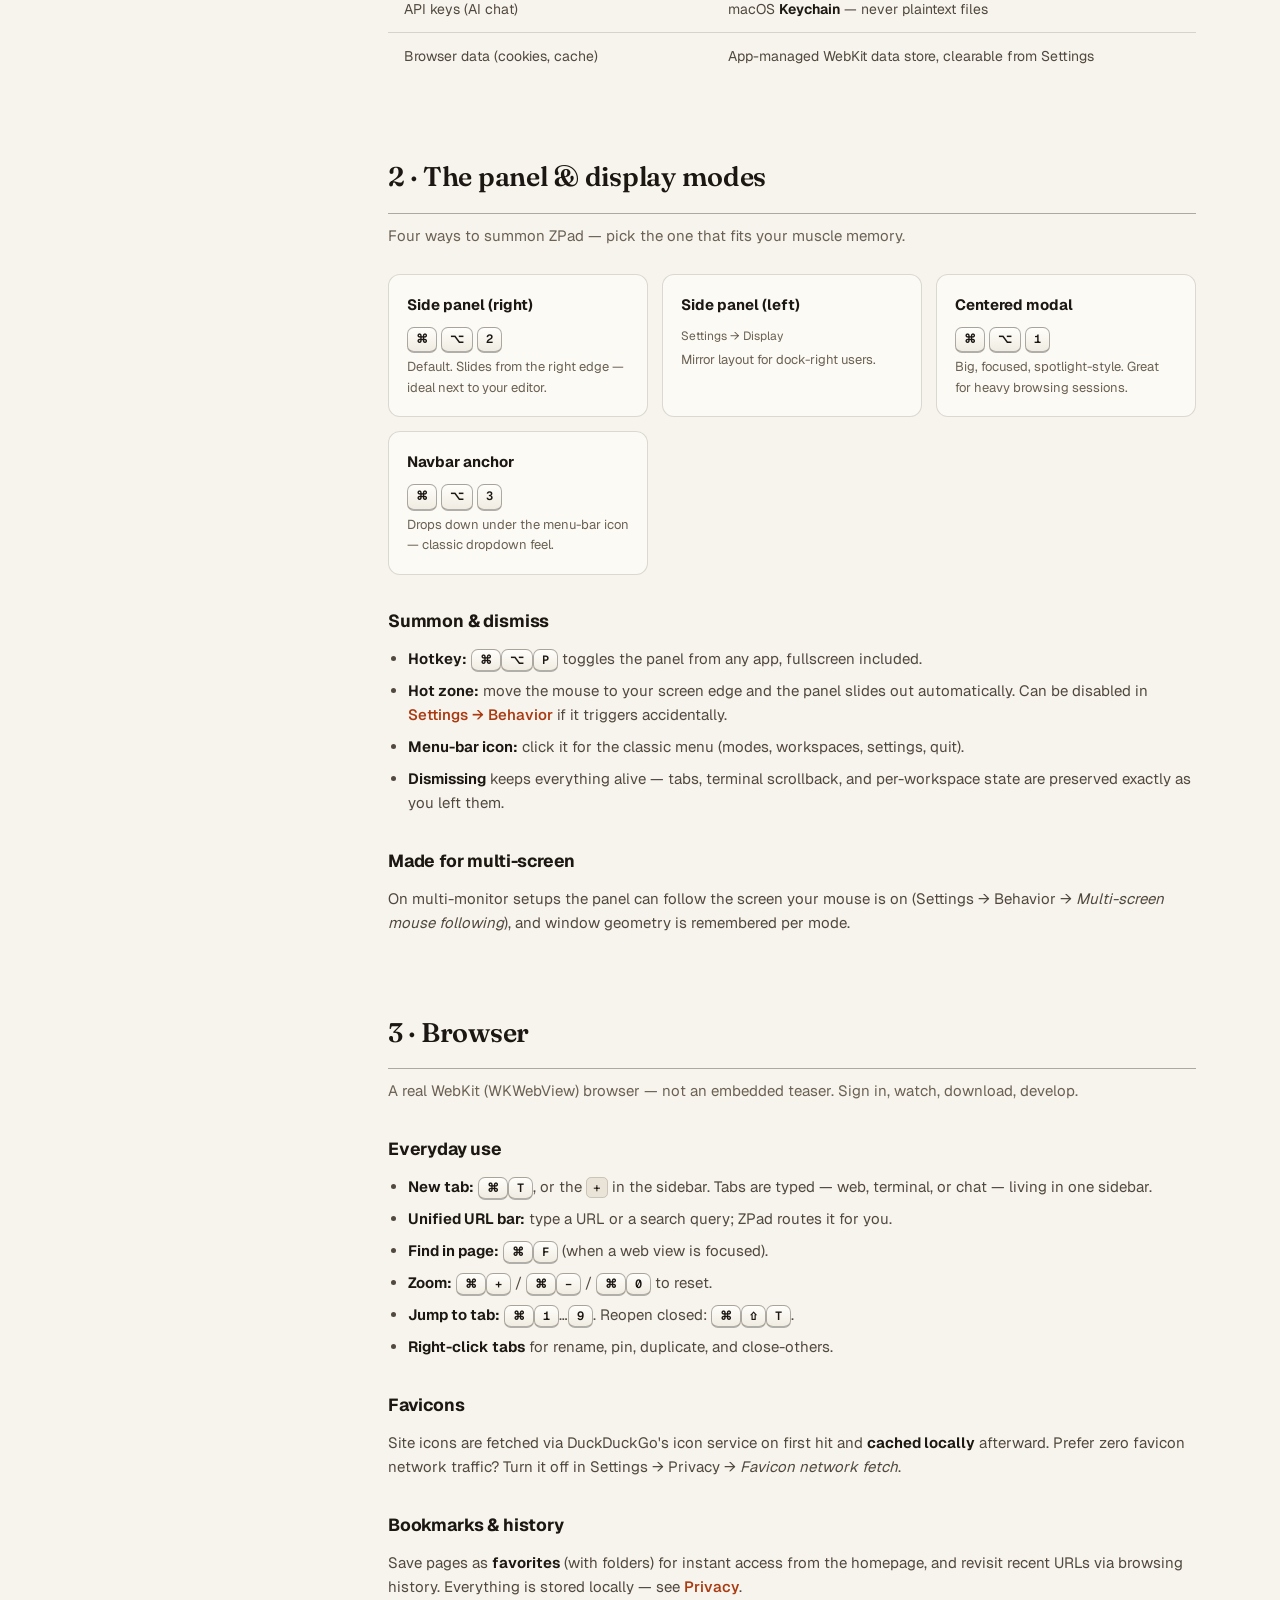
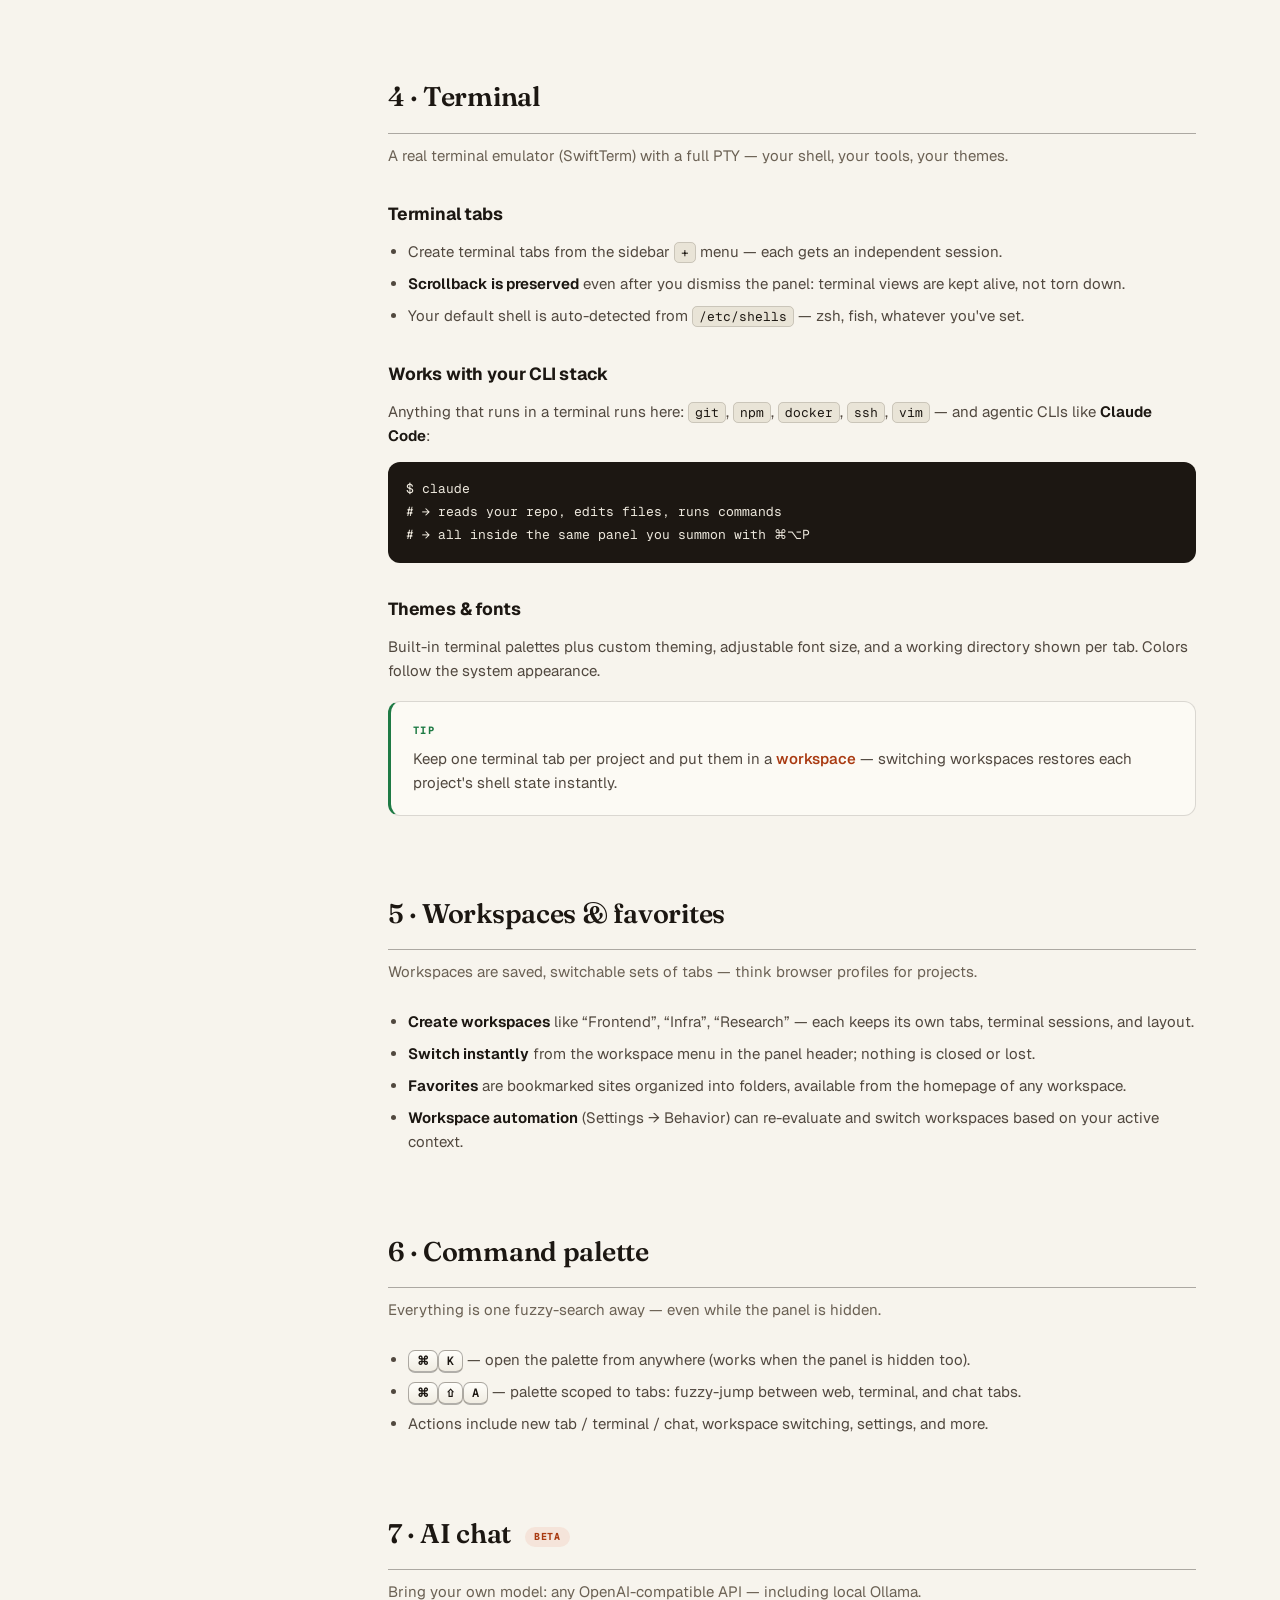
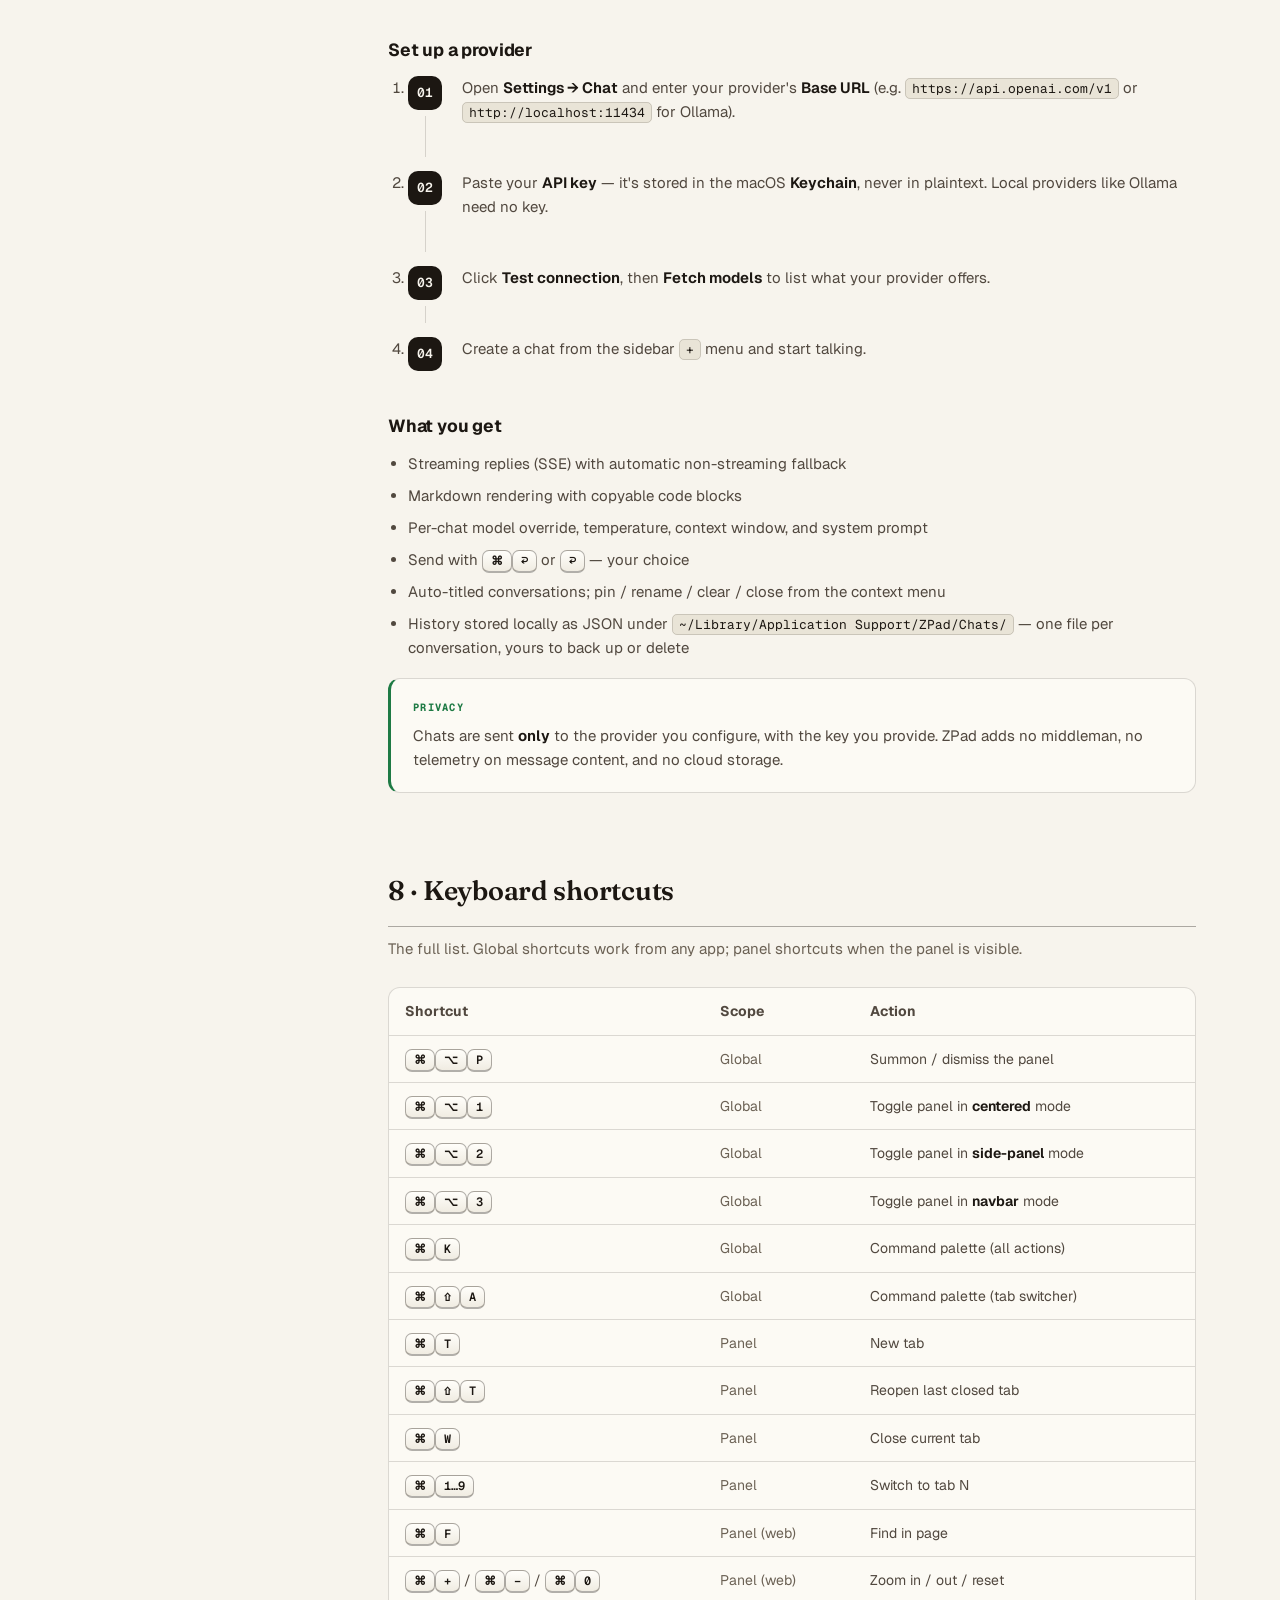
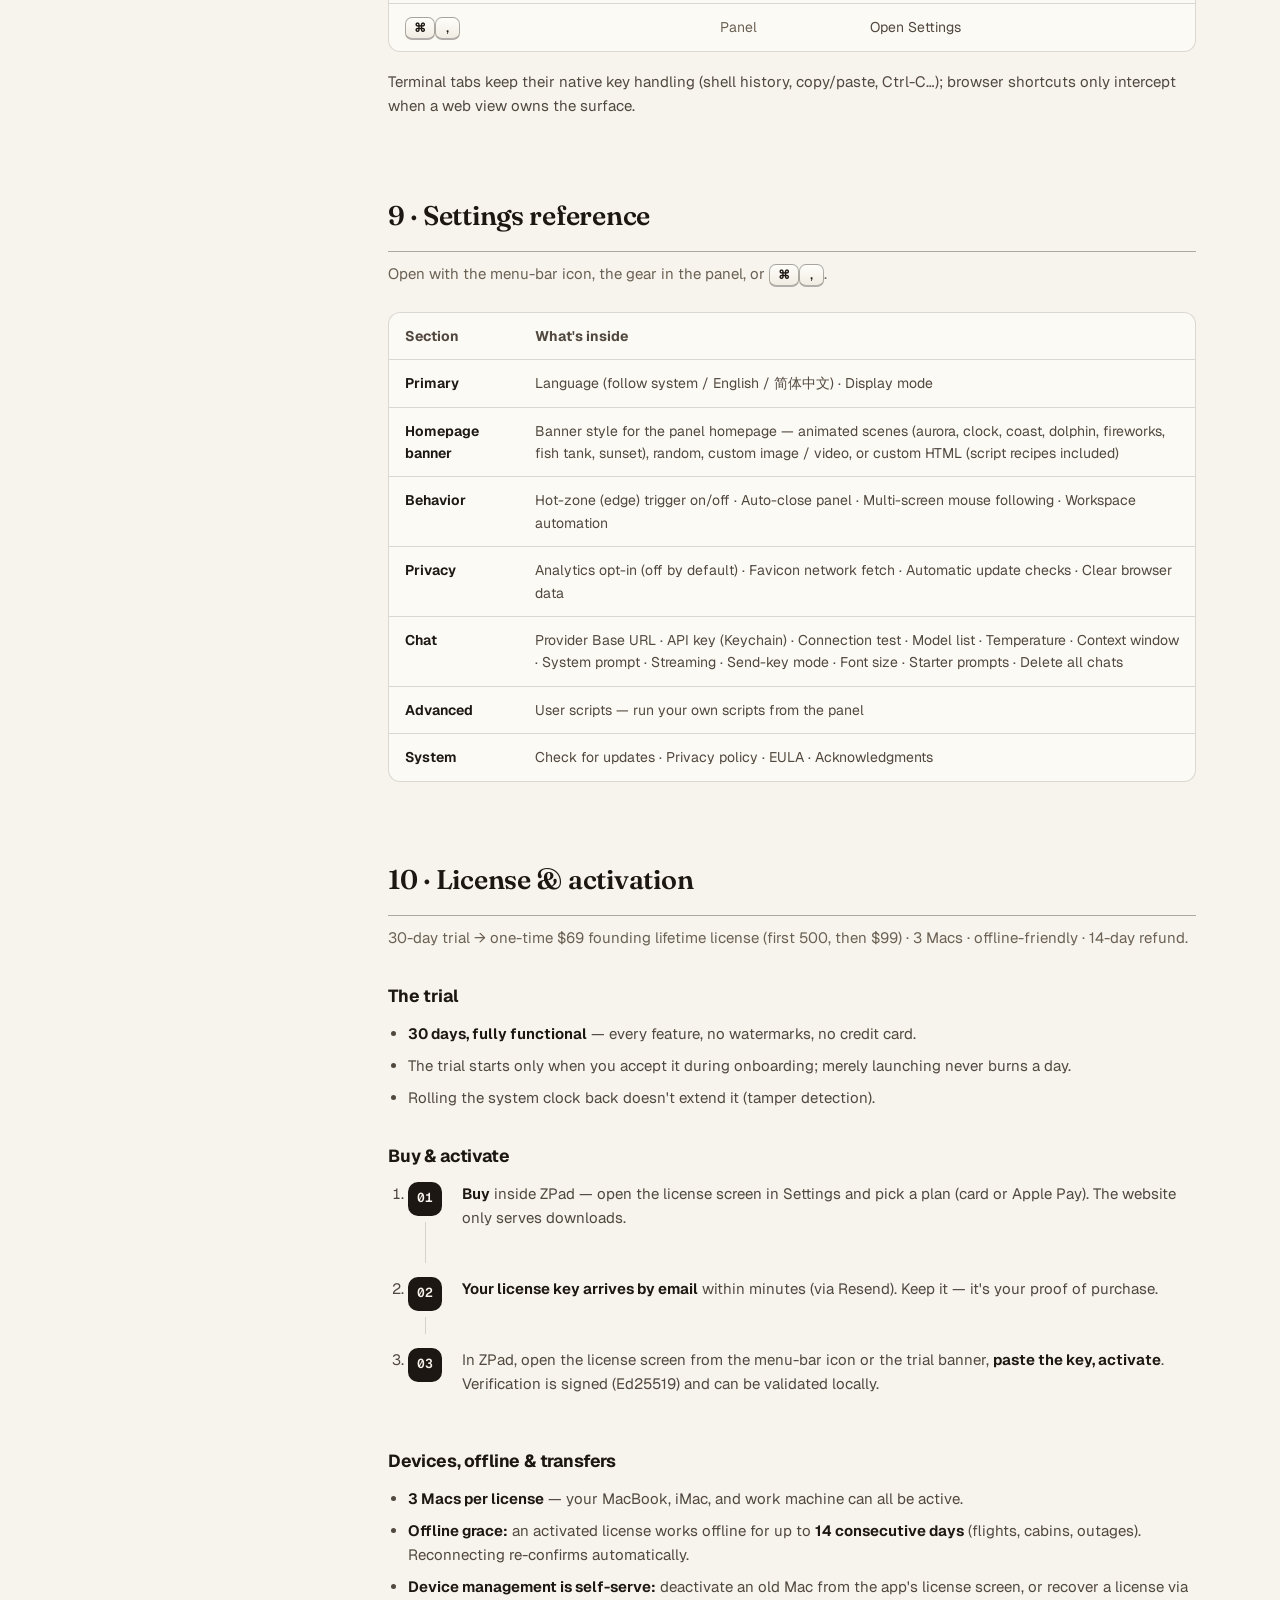
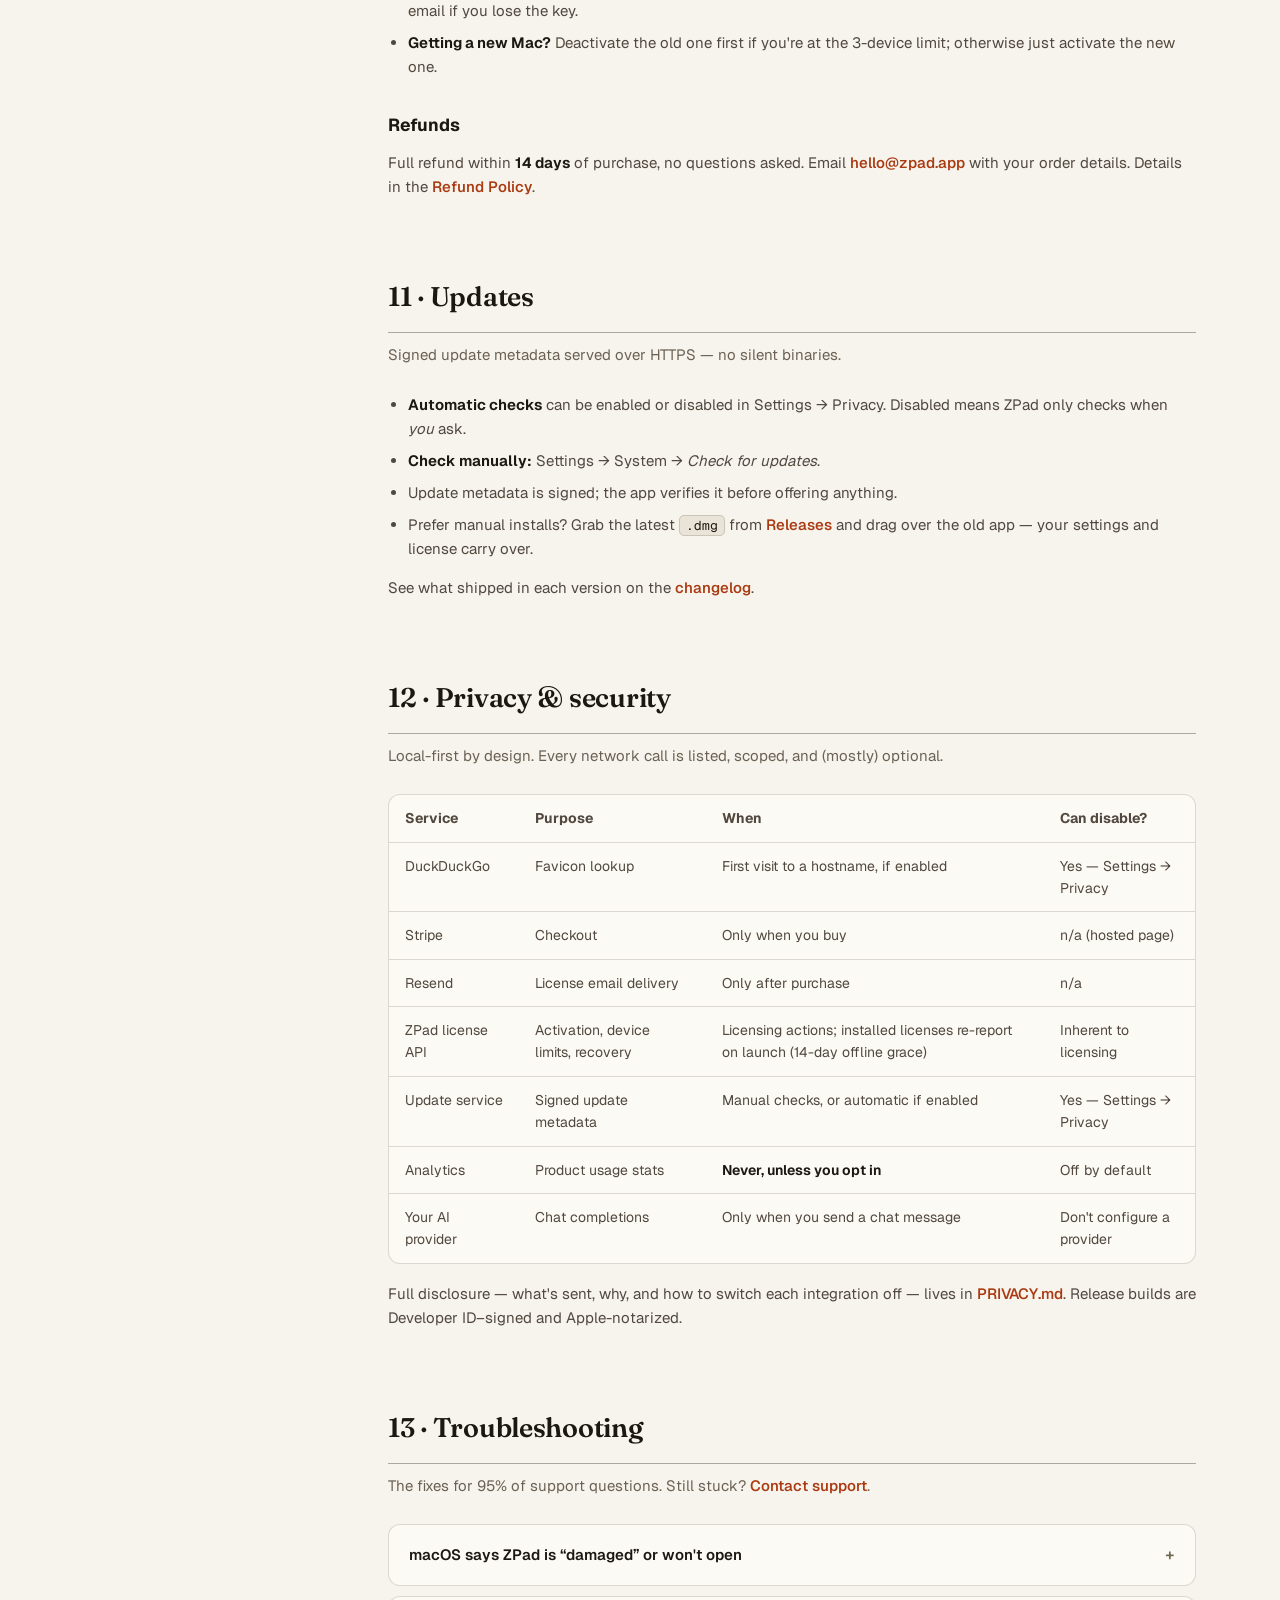
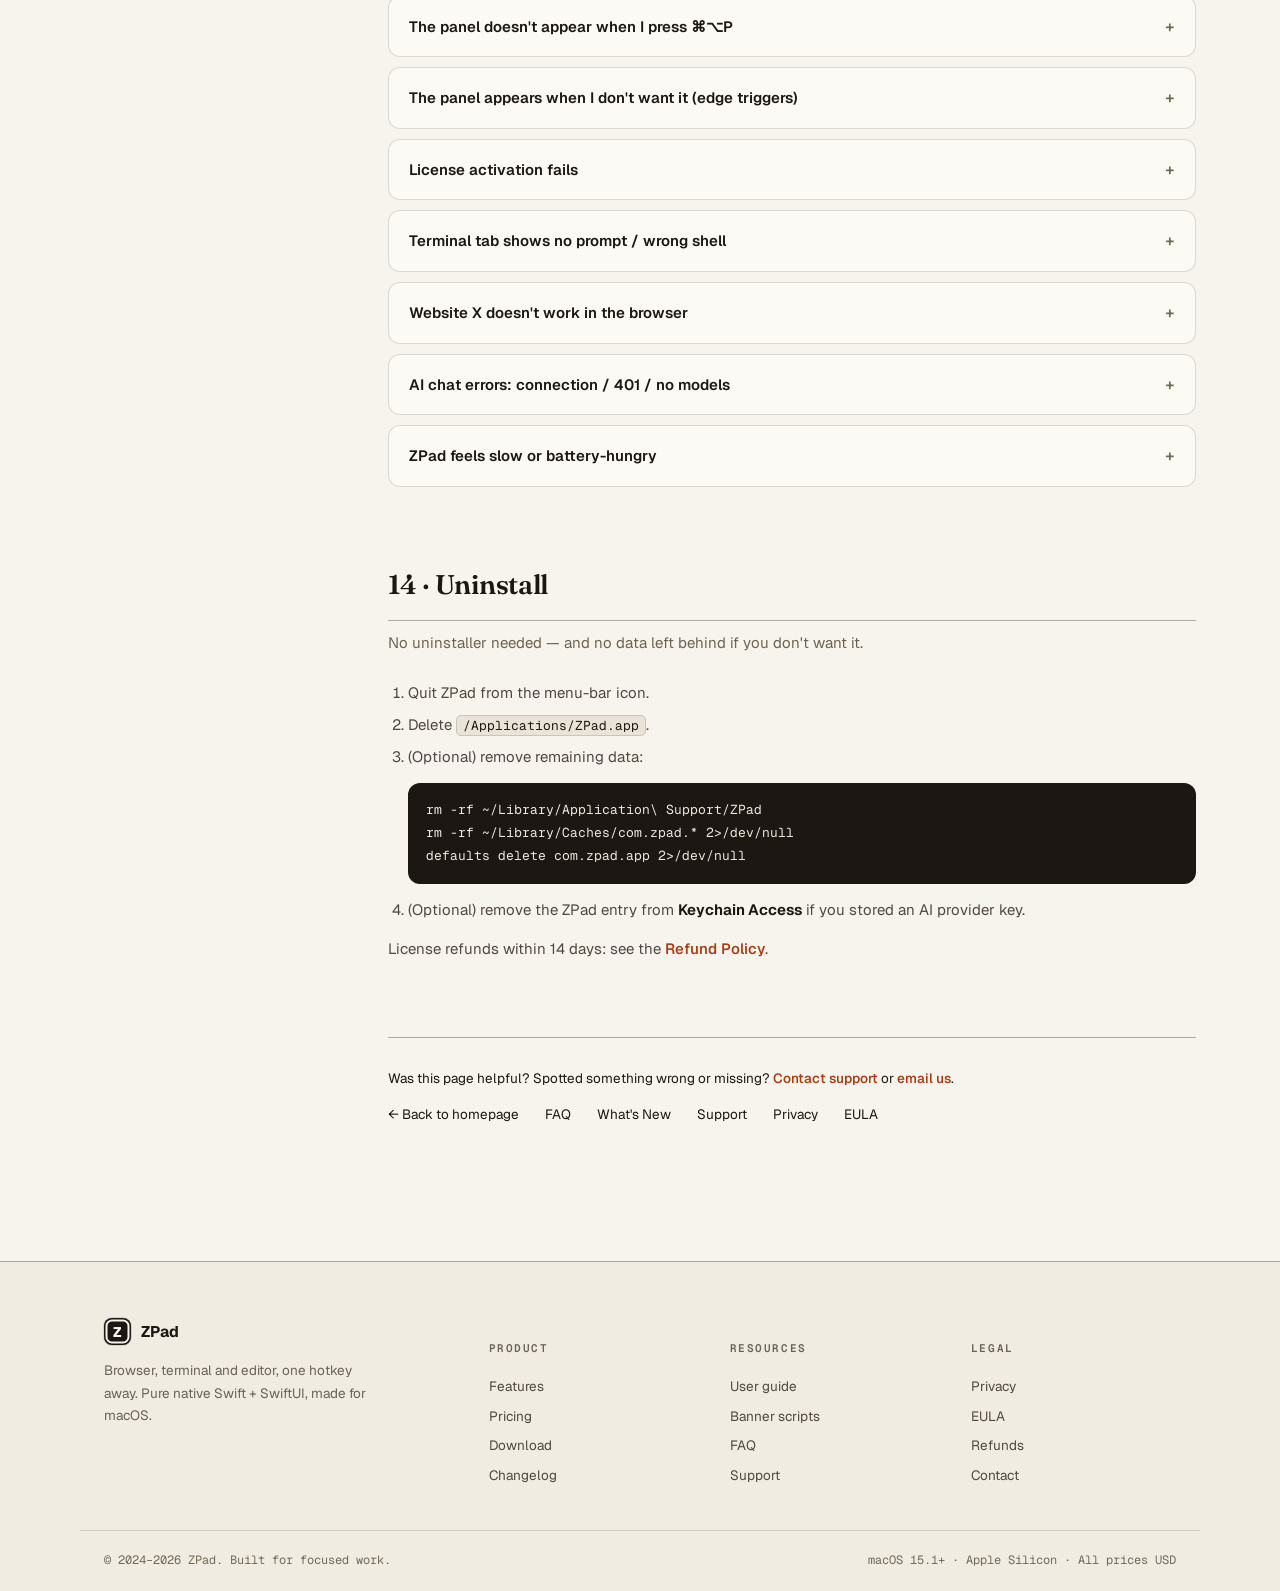
<file: docs.html>
<!DOCTYPE html>
<html lang="en">
<head>
  <meta charset="UTF-8" />
  <meta name="viewport" content="width=device-width, initial-scale=1.0, viewport-fit=cover" />
  <meta name="theme-color" content="#F7F4ED" />
  <title>ZPad User Guide — Everything about the one-hotkey terminal + browser panel</title>
  <meta name="description" content="The complete ZPad manual: install in 30 seconds, master display modes, keyboard shortcuts, workspaces, the built-in browser and terminal, AI chat setup, license activation and device management, privacy, and troubleshooting." />
  <meta name="robots" content="index, follow" />
  <link rel="canonical" href="https://zpad.app/docs.html" />
  <link rel="icon" type="image/svg+xml" href="data:image/svg+xml,<svg xmlns='http://www.w3.org/2000/svg' viewBox='0 0 100 100'><rect width='100' height='100' rx='22' fill='%231C1712'/><rect x='7' y='7' width='86' height='86' rx='16' fill='none' stroke='%23F7F4ED' stroke-width='4'/><text x='50' y='71' font-size='58' font-family='-apple-system,sans-serif' font-weight='800' fill='%23F7F4ED' text-anchor='middle'>Z</text></svg>" />
  <meta property="og:type" content="website" />
  <meta property="og:site_name" content="ZPad" />
  <meta property="og:title" content="ZPad User Guide" />
  <meta property="og:description" content="Install, master, and troubleshoot ZPad — the complete manual." />
  <meta property="og:url" content="https://zpad.app/docs.html" />
  <link rel="stylesheet" href="assets/site.css" />
  <link rel="preconnect" href="https://fonts.googleapis.com" />
  <link rel="preconnect" href="https://fonts.gstatic.com" crossorigin />
  <link href="https://fonts.googleapis.com/css2?family=Fraunces:ital,opsz,wght@0,9..144,400..700;1,9..144,400..700&family=Geist:wght@400;500;600;700;800&family=Geist+Mono:wght@400;500;600&display=swap" rel="stylesheet" />
  <style>
    /* docs-specific: plain content lists inside sections */
    .doc-section ul, .doc-section ol { margin: 0 0 15px 20px; color: var(--ink-2); font-size: 15px; }
    .doc-section ul { list-style: disc; }
    .doc-section ol { list-style: decimal; }
    .doc-section li { margin-bottom: 8px; }
    .doc-section li > ul { margin-top: 8px; }
    .kbd-table td:nth-child(2) { color: var(--ink-3); }
  </style>
</head>
<body>

<a class="skip-link" href="#top">Skip to content</a>

<header class="site-head">
  <div class="head-in">
    <a class="brand" href="index.html">
      <span class="brand-mark" aria-hidden="true">Z</span>
      <span class="brand-name">ZPad</span>
      <span class="head-crumb">/ User Guide</span>
    </a>
    <nav class="head-links" aria-label="Site">
      <a href="faq.html">FAQ</a>
      <a href="changelog.html">What's New</a>
      <a href="support.html">Support</a>
      <a class="btn btn-primary btn-sm" href="download.html">Download</a>
    </nav>
  </div>
</header>

<div class="doc-layout">

  <!-- ============ Sidebar ============ -->
  <aside class="toc" id="toc">
    <button class="toc-toggle" aria-expanded="false" onclick="document.getElementById('toc').classList.toggle('open')">
      On this page
      <svg class="chev" width="16" height="16" fill="none" stroke="currentColor" viewBox="0 0 24 24"><path stroke-linecap="round" stroke-linejoin="round" stroke-width="2.5" d="M19 9l-7 7-7-7"/></svg>
    </button>
    <div class="toc-inner">
      <p class="toc-title">Start here</p>
      <a href="#top">Overview</a>
      <a href="#install">1 · Install &amp; first run</a>
      <a href="#panel">2 · The panel &amp; display modes</a>
      <p class="toc-title">Core features</p>
      <a href="#browser">3 · Browser</a>
      <a href="#terminal">4 · Terminal</a>
      <a href="#workspaces">5 · Workspaces &amp; favorites</a>
      <a href="#command-palette">6 · Command palette</a>
      <a href="#ai-chat">7 · AI chat <span class="badge-beta" style="font-size:9px;padding:1px 6px;">BETA</span></a>
      <p class="toc-title">Reference</p>
      <a href="#shortcuts">8 · Keyboard shortcuts</a>
      <a href="#settings">9 · Settings reference</a>
      <p class="toc-title">Account &amp; trust</p>
      <a href="#license">10 · License &amp; activation</a>
      <a href="#updates">11 · Updates</a>
      <a href="#privacy">12 · Privacy &amp; security</a>
      <a href="#troubleshooting">13 · Troubleshooting</a>
      <a href="#uninstall">14 · Uninstall</a>
    </div>
  </aside>

  <!-- ============ Content ============ -->
  <main class="doc" id="top">

    <div class="doc-hero">
      <span class="eyebrow">User Guide · v1.0</span>
      <h1>Everything ZPad can do,<br>in one page.</h1>
      <p>ZPad keeps a real multi-tab browser, a real terminal and a CodeMirror editor one hotkey away — <kbd>⌘</kbd><kbd>⌥</kbd><kbd>P</kbd> from anywhere. This guide covers install, every feature, licensing, and fixes for anything that can go wrong.</p>
      <div class="hero-actions">
        <a class="btn-primary" href="download.html" target="_blank" rel="noopener">Download Free — 30-Day Trial</a>
      </div>
    </div>

    <!-- ================= 1. INSTALL ================= -->
    <section class="doc-section" id="install">
      <h2>1 · Install &amp; first run</h2>
      <p class="lede">From download to first summon in about a minute.</p>

      <h3>Requirements</h3>
      <ul>
        <li><strong>macOS 15.1 (Sequoia) or later</strong></li>
        <li><strong>Apple Silicon (M1/M2/M3/M4)</strong> — current release builds are arm64; Intel Macs are not supported</li>
        <li>Internet connection for browsing (the app itself works offline)</li>
      </ul>

      <h3>Install</h3>
      <ol class="steps">
        <li><p><strong>Download the <code>.dmg</code></strong> from the official <a href="download.html" target="_blank" rel="noopener">Releases page</a>. Every release build is Developer ID–signed, Apple-notarized, and stapled.</p></li>
        <li><p><strong>Open the disk image</strong> and drag <strong>ZPad</strong> into <strong>Applications</strong>.</p></li>
        <li><p><strong>Launch ZPad.</strong> macOS may ask you to confirm opening an app downloaded from the internet — this is normal Gatekeeper behavior for notarized apps. Click <strong>Open</strong>.</p></li>
        <li><p><strong>First-run onboarding</strong> walks you through the hotkey and the trial: <strong>30 days, fully functional, no credit card</strong>. The trial starts when you accept the offer — launching alone never consumes a trial day.</p></li>
        <li><p>Press <kbd>⌘</kbd><kbd>⌥</kbd><kbd>P</kbd>. The panel slides out. That's it.</p></li>
      </ol>

      <div class="card tip">
        <span class="card-tag">Security tip</span>
        <p>If macOS ever says the app is “damaged” or refuses to open it: <strong>do not bypass Gatekeeper</strong>. Delete the download, confirm you are on the official Releases page, and re-download. A genuine notarized build opens cleanly.</p>
      </div>

      <h3>Where things live</h3>
      <table>
        <tr><th>Data</th><th>Location</th></tr>
        <tr><td>App support (chats, workspace data)</td><td><code>~/Library/Application Support/ZPad/</code></td></tr>
        <tr><td>Preferences &amp; trial state</td><td><code>~/Library/Preferences/</code> (standard <code>defaults</code> storage)</td></tr>
        <tr><td>API keys (AI chat)</td><td>macOS <strong>Keychain</strong> — never plaintext files</td></tr>
        <tr><td>Browser data (cookies, cache)</td><td>App-managed WebKit data store, clearable from Settings</td></tr>
      </table>
    </section>

    <!-- ================= 2. PANEL ================= -->
    <section class="doc-section" id="panel">
      <h2>2 · The panel &amp; display modes</h2>
      <p class="lede">Four ways to summon ZPad — pick the one that fits your muscle memory.</p>

      <div class="mode-grid">
        <div class="mode-card">
          <h4>Side panel (right)</h4>
          <div class="mode-keys"><kbd>⌘</kbd><kbd>⌥</kbd><kbd>2</kbd></div>
          <p>Default. Slides from the right edge — ideal next to your editor.</p>
        </div>
        <div class="mode-card">
          <h4>Side panel (left)</h4>
          <div class="mode-keys">Settings → Display</div>
          <p>Mirror layout for dock-right users.</p>
        </div>
        <div class="mode-card">
          <h4>Centered modal</h4>
          <div class="mode-keys"><kbd>⌘</kbd><kbd>⌥</kbd><kbd>1</kbd></div>
          <p>Big, focused, spotlight-style. Great for heavy browsing sessions.</p>
        </div>
        <div class="mode-card">
          <h4>Navbar anchor</h4>
          <div class="mode-keys"><kbd>⌘</kbd><kbd>⌥</kbd><kbd>3</kbd></div>
          <p>Drops down under the menu-bar icon — classic dropdown feel.</p>
        </div>
      </div>

      <h3>Summon &amp; dismiss</h3>
      <ul>
        <li><strong>Hotkey:</strong> <kbd>⌘</kbd><kbd>⌥</kbd><kbd>P</kbd> toggles the panel from any app, fullscreen included.</li>
        <li><strong>Hot zone:</strong> move the mouse to your screen edge and the panel slides out automatically. Can be disabled in <a href="#settings">Settings → Behavior</a> if it triggers accidentally.</li>
        <li><strong>Menu-bar icon:</strong> click it for the classic menu (modes, workspaces, settings, quit).</li>
        <li><strong>Dismissing</strong> keeps everything alive — tabs, terminal scrollback, and per-workspace state are preserved exactly as you left them.</li>
      </ul>

      <h3>Made for multi-screen</h3>
      <p>On multi-monitor setups the panel can follow the screen your mouse is on (Settings → Behavior → <em>Multi-screen mouse following</em>), and window geometry is remembered per mode.</p>
    </section>

    <!-- ================= 3. BROWSER ================= -->
    <section class="doc-section" id="browser">
      <h2>3 · Browser</h2>
      <p class="lede">A real WebKit (WKWebView) browser — not an embedded teaser. Sign in, watch, download, develop.</p>

      <h3>Everyday use</h3>
      <ul>
        <li><strong>New tab:</strong> <kbd>⌘</kbd><kbd>T</kbd>, or the <code>+</code> in the sidebar. Tabs are typed — web, terminal, or chat — living in one sidebar.</li>
        <li><strong>Unified URL bar:</strong> type a URL or a search query; ZPad routes it for you.</li>
        <li><strong>Find in page:</strong> <kbd>⌘</kbd><kbd>F</kbd> (when a web view is focused).</li>
        <li><strong>Zoom:</strong> <kbd>⌘</kbd><kbd>+</kbd> / <kbd>⌘</kbd><kbd>−</kbd> / <kbd>⌘</kbd><kbd>0</kbd> to reset.</li>
        <li><strong>Jump to tab:</strong> <kbd>⌘</kbd><kbd>1</kbd>…<kbd>9</kbd>. Reopen closed: <kbd>⌘</kbd><kbd>⇧</kbd><kbd>T</kbd>.</li>
        <li><strong>Right-click tabs</strong> for rename, pin, duplicate, and close-others.</li>
      </ul>

      <h3>Favicons</h3>
      <p>Site icons are fetched via DuckDuckGo's icon service on first hit and <strong>cached locally</strong> afterward. Prefer zero favicon network traffic? Turn it off in Settings → Privacy → <em>Favicon network fetch</em>.</p>

      <h3>Bookmarks &amp; history</h3>
      <p>Save pages as <strong>favorites</strong> (with folders) for instant access from the homepage, and revisit recent URLs via browsing history. Everything is stored locally — see <a href="#privacy">Privacy</a>.</p>
    </section>

    <!-- ================= 4. TERMINAL ================= -->
    <section class="doc-section" id="terminal">
      <h2>4 · Terminal</h2>
      <p class="lede">A real terminal emulator (SwiftTerm) with a full PTY — your shell, your tools, your themes.</p>

      <h3>Terminal tabs</h3>
      <ul>
        <li>Create terminal tabs from the sidebar <code>+</code> menu — each gets an independent session.</li>
        <li><strong>Scrollback is preserved</strong> even after you dismiss the panel: terminal views are kept alive, not torn down.</li>
        <li>Your default shell is auto-detected from <code>/etc/shells</code> — zsh, fish, whatever you've set.</li>
      </ul>

      <h3>Works with your CLI stack</h3>
      <p>Anything that runs in a terminal runs here: <code>git</code>, <code>npm</code>, <code>docker</code>, <code>ssh</code>, <code>vim</code> — and agentic CLIs like <strong>Claude Code</strong>:</p>
      <pre><code>$ claude
# → reads your repo, edits files, runs commands
# → all inside the same panel you summon with ⌘⌥P</code></pre>

      <h3>Themes &amp; fonts</h3>
      <p>Built-in terminal palettes plus custom theming, adjustable font size, and a working directory shown per tab. Colors follow the system appearance.</p>

      <div class="card tip">
        <span class="card-tag">Tip</span>
        <p>Keep one terminal tab per project and put them in a <a href="#workspaces">workspace</a> — switching workspaces restores each project's shell state instantly.</p>
      </div>
    </section>

    <!-- ================= 5. WORKSPACES ================= -->
    <section class="doc-section" id="workspaces">
      <h2>5 · Workspaces &amp; favorites</h2>
      <p class="lede">Workspaces are saved, switchable sets of tabs — think browser profiles for projects.</p>

      <ul>
        <li><strong>Create workspaces</strong> like “Frontend”, “Infra”, “Research” — each keeps its own tabs, terminal sessions, and layout.</li>
        <li><strong>Switch instantly</strong> from the workspace menu in the panel header; nothing is closed or lost.</li>
        <li><strong>Favorites</strong> are bookmarked sites organized into folders, available from the homepage of any workspace.</li>
        <li><strong>Workspace automation</strong> (Settings → Behavior) can re-evaluate and switch workspaces based on your active context.</li>
      </ul>
    </section>

    <!-- ================= 6. COMMAND PALETTE ================= -->
    <section class="doc-section" id="command-palette">
      <h2>6 · Command palette</h2>
      <p class="lede">Everything is one fuzzy-search away — even while the panel is hidden.</p>
      <ul>
        <li><kbd>⌘</kbd><kbd>K</kbd> — open the palette from anywhere (works when the panel is hidden too).</li>
        <li><kbd>⌘</kbd><kbd>⇧</kbd><kbd>A</kbd> — palette scoped to tabs: fuzzy-jump between web, terminal, and chat tabs.</li>
        <li>Actions include new tab / terminal / chat, workspace switching, settings, and more.</li>
      </ul>
    </section>

    <!-- ================= 7. AI CHAT ================= -->
    <section class="doc-section" id="ai-chat">
      <h2>7 · AI chat <span class="badge-beta">Beta</span></h2>
      <p class="lede">Bring your own model: any OpenAI-compatible API — including local Ollama.</p>

      <h3>Set up a provider</h3>
      <ol class="steps">
        <li><p>Open <strong>Settings → Chat</strong> and enter your provider's <strong>Base URL</strong> (e.g. <code>https://api.openai.com/v1</code> or <code>http://localhost:11434</code> for Ollama).</p></li>
        <li><p>Paste your <strong>API key</strong> — it's stored in the macOS <strong>Keychain</strong>, never in plaintext. Local providers like Ollama need no key.</p></li>
        <li><p>Click <strong>Test connection</strong>, then <strong>Fetch models</strong> to list what your provider offers.</p></li>
        <li><p>Create a chat from the sidebar <code>+</code> menu and start talking.</p></li>
      </ol>

      <h3>What you get</h3>
      <ul>
        <li>Streaming replies (SSE) with automatic non-streaming fallback</li>
        <li>Markdown rendering with copyable code blocks</li>
        <li>Per-chat model override, temperature, context window, and system prompt</li>
        <li>Send with <kbd>⌘</kbd><kbd>↩</kbd> or <kbd>↩</kbd> — your choice</li>
        <li>Auto-titled conversations; pin / rename / clear / close from the context menu</li>
        <li>History stored locally as JSON under <code>~/Library/Application Support/ZPad/Chats/</code> — one file per conversation, yours to back up or delete</li>
      </ul>

      <div class="card tip">
        <span class="card-tag">Privacy</span>
        <p>Chats are sent <strong>only</strong> to the provider you configure, with the key you provide. ZPad adds no middleman, no telemetry on message content, and no cloud storage.</p>
      </div>
    </section>

    <!-- ================= 8. SHORTCUTS ================= -->
    <section class="doc-section" id="shortcuts">
      <h2>8 · Keyboard shortcuts</h2>
      <p class="lede">The full list. Global shortcuts work from any app; panel shortcuts when the panel is visible.</p>

      <div class="tbl-wrap kbd-table">
      <table>
        <tr><th>Shortcut</th><th>Scope</th><th>Action</th></tr>
        <tr><td><kbd>⌘</kbd><kbd>⌥</kbd><kbd>P</kbd></td><td>Global</td><td>Summon / dismiss the panel</td></tr>
        <tr><td><kbd>⌘</kbd><kbd>⌥</kbd><kbd>1</kbd></td><td>Global</td><td>Toggle panel in <strong>centered</strong> mode</td></tr>
        <tr><td><kbd>⌘</kbd><kbd>⌥</kbd><kbd>2</kbd></td><td>Global</td><td>Toggle panel in <strong>side-panel</strong> mode</td></tr>
        <tr><td><kbd>⌘</kbd><kbd>⌥</kbd><kbd>3</kbd></td><td>Global</td><td>Toggle panel in <strong>navbar</strong> mode</td></tr>
        <tr><td><kbd>⌘</kbd><kbd>K</kbd></td><td>Global</td><td>Command palette (all actions)</td></tr>
        <tr><td><kbd>⌘</kbd><kbd>⇧</kbd><kbd>A</kbd></td><td>Global</td><td>Command palette (tab switcher)</td></tr>
        <tr><td><kbd>⌘</kbd><kbd>T</kbd></td><td>Panel</td><td>New tab</td></tr>
        <tr><td><kbd>⌘</kbd><kbd>⇧</kbd><kbd>T</kbd></td><td>Panel</td><td>Reopen last closed tab</td></tr>
        <tr><td><kbd>⌘</kbd><kbd>W</kbd></td><td>Panel</td><td>Close current tab</td></tr>
        <tr><td><kbd>⌘</kbd><kbd>1…9</kbd></td><td>Panel</td><td>Switch to tab N</td></tr>
        <tr><td><kbd>⌘</kbd><kbd>F</kbd></td><td>Panel (web)</td><td>Find in page</td></tr>
        <tr><td><kbd>⌘</kbd><kbd>+</kbd> / <kbd>⌘</kbd><kbd>−</kbd> / <kbd>⌘</kbd><kbd>0</kbd></td><td>Panel (web)</td><td>Zoom in / out / reset</td></tr>
        <tr><td><kbd>⌘</kbd><kbd>,</kbd></td><td>Panel</td><td>Open Settings</td></tr>
      </table>
      </div>

      <p>Terminal tabs keep their native key handling (shell history, copy/paste, Ctrl-C…); browser shortcuts only intercept when a web view owns the surface.</p>
    </section>

    <!-- ================= 9. SETTINGS ================= -->
    <section class="doc-section" id="settings">
      <h2>9 · Settings reference</h2>
      <p class="lede">Open with the menu-bar icon, the gear in the panel, or <kbd>⌘</kbd><kbd>,</kbd>.</p>

      <div class="tbl-wrap">
      <table>
        <tr><th>Section</th><th>What's inside</th></tr>
        <tr><td><strong>Primary</strong></td><td>Language (follow system / English / 简体中文) · Display mode</td></tr>
        <tr><td><strong>Homepage banner</strong></td><td>Banner style for the panel homepage — animated scenes (aurora, clock, coast, dolphin, fireworks, fish tank, sunset), random, custom image / video, or <a href="banners.html">custom HTML</a> (script recipes included)</td></tr>
        <tr><td><strong>Behavior</strong></td><td>Hot-zone (edge) trigger on/off · Auto-close panel · Multi-screen mouse following · Workspace automation</td></tr>
        <tr><td><strong>Privacy</strong></td><td>Analytics opt-in (off by default) · Favicon network fetch · Automatic update checks · Clear browser data</td></tr>
        <tr><td><strong>Chat</strong></td><td>Provider Base URL · API key (Keychain) · Connection test · Model list · Temperature · Context window · System prompt · Streaming · Send-key mode · Font size · Starter prompts · Delete all chats</td></tr>
        <tr><td><strong>Advanced</strong></td><td>User scripts — run your own scripts from the panel</td></tr>
        <tr><td><strong>System</strong></td><td>Check for updates · Privacy policy · EULA · Acknowledgments</td></tr>
      </table>
      </div>
    </section>

    <!-- ================= 10. LICENSE ================= -->
    <section class="doc-section" id="license">
      <h2>10 · License &amp; activation</h2>
      <p class="lede">30-day trial → one-time $69 founding lifetime license (first 500, then $99) · 3 Macs · offline-friendly · 14-day refund.</p>

      <h3>The trial</h3>
      <ul>
        <li><strong>30 days, fully functional</strong> — every feature, no watermarks, no credit card.</li>
        <li>The trial starts only when you accept it during onboarding; merely launching never burns a day.</li>
        <li>Rolling the system clock back doesn't extend it (tamper detection).</li>
      </ul>

      <h3>Buy &amp; activate</h3>
      <ol class="steps">
        <li><p><strong>Buy</strong> inside ZPad — open the license screen in Settings and pick a plan (card or Apple Pay). The website only serves downloads.</p></li>
        <li><p><strong>Your license key arrives by email</strong> within minutes (via Resend). Keep it — it's your proof of purchase.</p></li>
        <li><p>In ZPad, open the license screen from the menu-bar icon or the trial banner, <strong>paste the key, activate</strong>. Verification is signed (Ed25519) and can be validated locally.</p></li>
      </ol>

      <h3>Devices, offline &amp; transfers</h3>
      <ul>
        <li><strong>3 Macs per license</strong> — your MacBook, iMac, and work machine can all be active.</li>
        <li><strong>Offline grace:</strong> an activated license works offline for up to <strong>14 consecutive days</strong> (flights, cabins, outages). Reconnecting re-confirms automatically.</li>
        <li><strong>Device management is self-serve:</strong> deactivate an old Mac from the app's license screen, or recover a license via email if you lose the key.</li>
        <li><strong>Getting a new Mac?</strong> Deactivate the old one first if you're at the 3-device limit; otherwise just activate the new one.</li>
      </ul>

      <h3>Refunds</h3>
      <p>Full refund within <strong>14 days</strong> of purchase, no questions asked. Email <a href="mailto:hello@zpad.app?subject=ZPad%20Refund">hello@zpad.app</a> with your order details. Details in the <a href="refund.html">Refund Policy</a>.</p>
    </section>

    <!-- ================= 11. UPDATES ================= -->
    <section class="doc-section" id="updates">
      <h2>11 · Updates</h2>
      <p class="lede">Signed update metadata served over HTTPS — no silent binaries.</p>
      <ul>
        <li><strong>Automatic checks</strong> can be enabled or disabled in Settings → Privacy. Disabled means ZPad only checks when <em>you</em> ask.</li>
        <li><strong>Check manually:</strong> Settings → System → <em>Check for updates</em>.</li>
        <li>Update metadata is signed; the app verifies it before offering anything.</li>
        <li>Prefer manual installs? Grab the latest <code>.dmg</code> from <a href="download.html" target="_blank" rel="noopener">Releases</a> and drag over the old app — your settings and license carry over.</li>
      </ul>
      <p>See what shipped in each version on the <a href="changelog.html">changelog</a>.</p>
    </section>

    <!-- ================= 12. PRIVACY ================= -->
    <section class="doc-section" id="privacy">
      <h2>12 · Privacy &amp; security</h2>
      <p class="lede">Local-first by design. Every network call is listed, scoped, and (mostly) optional.</p>

      <div class="tbl-wrap">
      <table>
        <tr><th>Service</th><th>Purpose</th><th>When</th><th>Can disable?</th></tr>
        <tr><td>DuckDuckGo</td><td>Favicon lookup</td><td>First visit to a hostname, if enabled</td><td>Yes — Settings → Privacy</td></tr>
        <tr><td>Stripe</td><td>Checkout</td><td>Only when you buy</td><td>n/a (hosted page)</td></tr>
        <tr><td>Resend</td><td>License email delivery</td><td>Only after purchase</td><td>n/a</td></tr>
        <tr><td>ZPad license API</td><td>Activation, device limits, recovery</td><td>Licensing actions; installed licenses re-report on launch (14-day offline grace)</td><td>Inherent to licensing</td></tr>
        <tr><td>Update service</td><td>Signed update metadata</td><td>Manual checks, or automatic if enabled</td><td>Yes — Settings → Privacy</td></tr>
        <tr><td>Analytics</td><td>Product usage stats</td><td><strong>Never, unless you opt in</strong></td><td>Off by default</td></tr>
        <tr><td>Your AI provider</td><td>Chat completions</td><td>Only when you send a chat message</td><td>Don't configure a provider</td></tr>
      </table>
      </div>
      <p>Full disclosure — what's sent, why, and how to switch each integration off — lives in <a href="privacy.html">PRIVACY.md</a>. Release builds are Developer ID–signed and Apple-notarized.</p>
    </section>

    <!-- ================= 13. TROUBLESHOOTING ================= -->
    <section class="doc-section" id="troubleshooting">
      <h2>13 · Troubleshooting</h2>
      <p class="lede">The fixes for 95% of support questions. Still stuck? <a href="support.html">Contact support</a>.</p>

      <details class="faqitem">
        <summary>macOS says ZPad is “damaged” or won't open<span class="tog">+</span></summary>
        <div class="a"><p>This happens with corrupted or unofficial downloads. <strong>Do not bypass Gatekeeper</strong> (no <code>xattr</code> tricks). Delete the copy, download again from the official <a href="download.html" target="_blank" rel="noopener">Releases page</a>, and confirm the download completes fully before opening.</p></div>
      </details>
      <details class="faqitem">
        <summary>The panel doesn't appear when I press ⌘⌥P<span class="tog">+</span></summary>
        <div class="a"><p>Another app may own that shortcut (check tools like Raycast, BetterTouchTool, or IME switchers). Try the mode-specific shortcuts (<kbd>⌘⌥1/2/3</kbd>) or the menu-bar icon. If it persists, quit and relaunch ZPad.</p></div>
      </details>
      <details class="faqitem">
        <summary>The panel appears when I don't want it (edge triggers)<span class="tog">+</span></summary>
        <div class="a"><p>That's the hot-zone feature. Turn it off in <strong>Settings → Behavior → hot-zone trigger</strong> and rely on the hotkey instead.</p></div>
      </details>
      <details class="faqitem">
        <summary>License activation fails<span class="tog">+</span></summary>
        <div class="a"><ul>
          <li>Check you're online and pasted the <em>entire</em> key from the email.</li>
          <li>At the 3-device limit? Deactivate an old device first (license screen → device management).</li>
          <li>Still failing? Email <a href="mailto:hello@zpad.app?subject=ZPad%20License%20Help">support</a> with your order ID — we'll fix it.</li>
        </ul></div>
      </details>
      <details class="faqitem">
        <summary>Terminal tab shows no prompt / wrong shell<span class="tog">+</span></summary>
        <div class="a"><p>ZPad reads valid shells from <code>/etc/shells</code>. If your custom shell isn't listed there, add its path and relaunch. A stuck session can be closed and reopened from the tab context menu.</p></div>
      </details>
      <details class="faqitem">
        <summary>Website X doesn't work in the browser<span class="tog">+</span></summary>
        <div class="a"><p>ZPad uses Apple WebKit, same engine as Safari. Sites that block Safari may also block embedded WebKit. Try lowering tracking protection for that site in Settings, or use “Open in default browser” from the tab context menu.</p></div>
      </details>
      <details class="faqitem">
        <summary>AI chat errors: connection / 401 / no models<span class="tog">+</span></summary>
        <div class="a"><ul>
          <li><strong>401</strong> → wrong API key (re-paste it; it lives in Keychain).</li>
          <li><strong>Connection refused</strong> → for Ollama make sure it's running and the Base URL is right (<code>http://localhost:11434</code>).</li>
          <li><strong>No models listed</strong> → click <em>Fetch models</em> again after a successful connection test.</li>
        </ul></div>
      </details>
      <details class="faqitem">
        <summary>ZPad feels slow or battery-hungry<span class="tog">+</span></summary>
        <div class="a"><p>ZPad is native Swift and idles quietly. Heavy pages (dozens of tabs, video) use real memory — close what you don't need. Terminal and chat tabs are lightweight. Auto-mute audio in Settings to stop background tabs from playing sound.</p></div>
      </details>
    </section>

    <!-- ================= 14. UNINSTALL ================= -->
    <section class="doc-section" id="uninstall">
      <h2>14 · Uninstall</h2>
      <p class="lede">No uninstaller needed — and no data left behind if you don't want it.</p>
      <ol>
        <li>Quit ZPad from the menu-bar icon.</li>
        <li>Delete <code>/Applications/ZPad.app</code>.</li>
        <li>(Optional) remove remaining data:
          <pre><code>rm -rf ~/Library/Application\ Support/ZPad
rm -rf ~/Library/Caches/com.zpad.* 2>/dev/null
defaults delete com.zpad.app 2>/dev/null</code></pre></li>
        <li>(Optional) remove the ZPad entry from <strong>Keychain Access</strong> if you stored an AI provider key.</li>
      </ol>
      <p>License refunds within 14 days: see the <a href="refund.html">Refund Policy</a>.</p>
    </section>

    <div class="doc-footer">
      <p style="font-size:13.5px;color:var(--text-tertiary);">Was this page helpful? Spotted something wrong or missing? <a href="support.html">Contact support</a> or <a href="mailto:hello@zpad.app?subject=ZPad%20Docs%20Feedback">email us</a>.</p>
      <div class="links" style="margin-top:14px;">
        <a href="index.html">← Back to homepage</a>
        <a href="faq.html">FAQ</a>
        <a href="changelog.html">What's New</a>
        <a href="support.html">Support</a>
        <a href="privacy.html">Privacy</a>
        <a href="eula.html">EULA</a>
      </div>
    </div>

  </main>
</div><!-- /.doc-layout -->


<footer class="site-foot">
  <div class="foot-grid">
    <div class="foot-brand">
      <div class="brand">
        <span class="brand-mark" aria-hidden="true">Z</span>
        <span class="brand-name">ZPad</span>
      </div>
      <p>Browser, terminal and editor, one hotkey away. Pure native Swift + SwiftUI, made for macOS.</p>
    </div>
    <div class="foot-col">
      <h4>Product</h4>
      <a href="index.html#features">Features</a>
      <a href="index.html#pricing">Pricing</a>
      <a href="download.html">Download</a>
      <a href="changelog.html">Changelog</a>
    </div>
    <div class="foot-col">
      <h4>Resources</h4>
      <a href="docs.html">User guide</a>
      <a href="banners.html">Banner scripts</a>
      <a href="faq.html">FAQ</a>
      <a href="support.html">Support</a>
    </div>
    <div class="foot-col">
      <h4>Legal</h4>
      <a href="privacy.html">Privacy</a>
      <a href="eula.html">EULA</a>
      <a href="refund.html">Refunds</a>
      <a href="mailto:hello@zpad.app">Contact</a>
    </div>
  </div>
  <div class="foot-bottom">
    <span>© 2024–2026 ZPad. Built for focused work.</span>
    <span>macOS 15.1+ · Apple Silicon · All prices USD</span>
  </div>
</footer>

<script>
(function () {
  // Active TOC highlighting
  const links = Array.from(document.querySelectorAll('.toc a[href^="#"]'));
  const map = new Map();
  links.forEach(l => {
    const el = document.querySelector(l.getAttribute('href'));
    if (el) map.set(el, l);
  });
  if ('IntersectionObserver' in window && map.size) {
    const io = new IntersectionObserver((entries) => {
      entries.forEach(e => {
        if (e.isIntersecting) {
          links.forEach(l => l.classList.remove('active'));
          const link = map.get(e.target);
          if (link) link.classList.add('active');
        }
      });
    }, { rootMargin: '-20% 0px -70% 0px' });
    map.forEach((_, el) => io.observe(el));
  }
  // Close mobile TOC on navigation
  links.forEach(l => l.addEventListener('click', () => {
    document.getElementById('toc').classList.remove('open');
  }));
})();
</script>
</body>
</html>
</file>
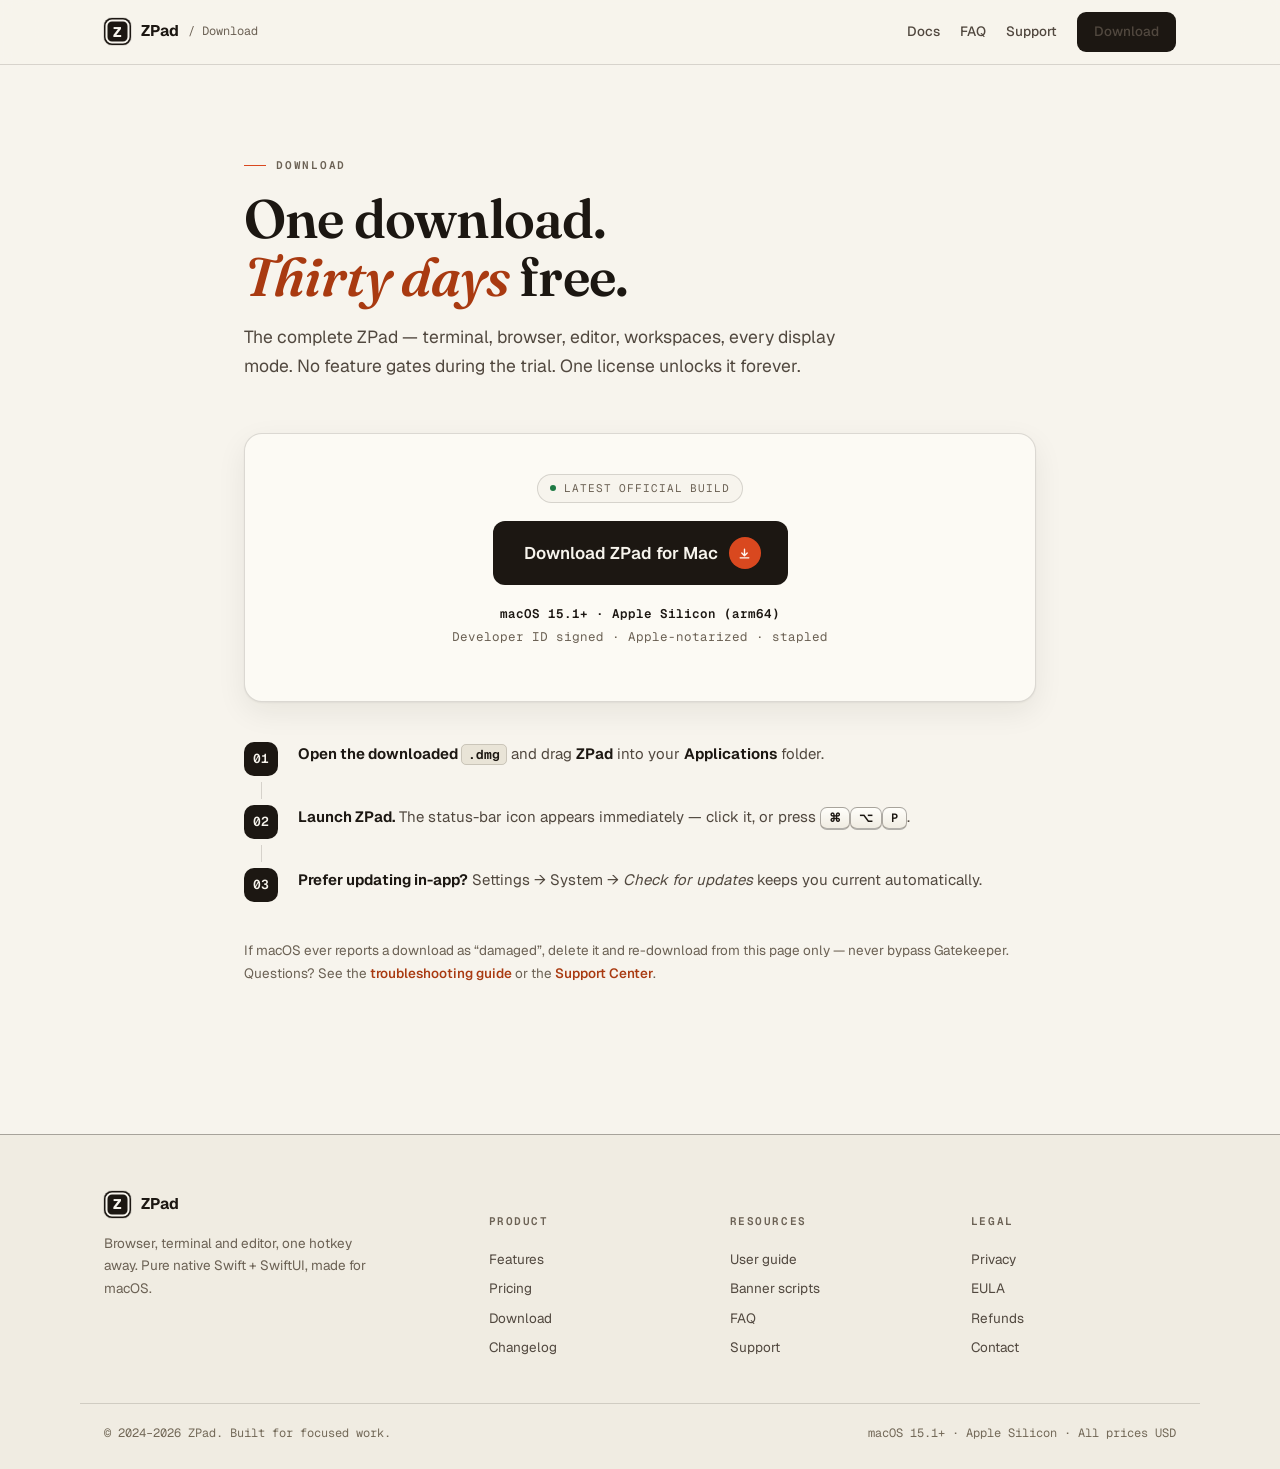
<file: download.html>
<!DOCTYPE html>
<html lang="en">
<head>
  <meta charset="UTF-8" />
  <meta name="viewport" content="width=device-width, initial-scale=1.0, viewport-fit=cover" />
  <meta name="theme-color" content="#F7F4ED" />
  <title>ZPad Download — Get the latest official build</title>
  <meta name="description" content="Download the latest official ZPad build for macOS 15.1+ (Apple Silicon). Developer ID signed, Apple notarized, and stapled." />
  <meta name="robots" content="index, follow" />
  <link rel="canonical" href="https://zpad.app/download.html" />
  <link rel="icon" type="image/svg+xml" href="data:image/svg+xml,<svg xmlns='http://www.w3.org/2000/svg' viewBox='0 0 100 100'><rect width='100' height='100' rx='22' fill='%231C1712'/><rect x='7' y='7' width='86' height='86' rx='16' fill='none' stroke='%23F7F4ED' stroke-width='4'/><text x='50' y='71' font-size='58' font-family='-apple-system,sans-serif' font-weight='800' fill='%23F7F4ED' text-anchor='middle'>Z</text></svg>" />
  <meta property="og:type" content="website" />
  <meta property="og:site_name" content="ZPad" />
  <meta property="og:title" content="ZPad Download" />
  <meta property="og:description" content="Get the latest official, notarized build of ZPad for macOS." />
  <meta property="og:url" content="https://zpad.app/download.html" />
  <link rel="stylesheet" href="assets/site.css" />
  <link rel="preconnect" href="https://fonts.googleapis.com" />
  <link rel="preconnect" href="https://fonts.gstatic.com" crossorigin />
  <link href="https://fonts.googleapis.com/css2?family=Fraunces:ital,opsz,wght@0,9..144,400..700;1,9..144,400..700&family=Geist:wght@400;500;600;700;800&family=Geist+Mono:wght@400;500;600&display=swap" rel="stylesheet" />
  <style>
    .dl-card {
      border: 1px solid var(--line);
      border-radius: var(--r-l);
      background: var(--plate);
      padding: 40px 32px;
      display: flex; flex-direction: column; align-items: center; text-align: center; gap: 18px;
      box-shadow: var(--shadow-1);
    }
    .dl-btn { font-size: 17px; padding: 15px 26px 15px 30px; }
    .dl-btn .chip-ic { width: 32px; height: 32px; }
    .dl-meta { font-family: var(--font-mono); font-size: 12.5px; color: var(--ink-3); line-height: 1.8; }
    .dl-meta strong { color: var(--ink); font-weight: 600; }
    .dl-ver { display: inline-flex; align-items: center; gap: 8px; font-family: var(--font-mono); font-size: 11px; letter-spacing: .08em; text-transform: uppercase; color: var(--ink-3); border: 1px solid var(--line); border-radius: 999px; padding: 5px 12px; background: var(--paper); }
    .dl-ver .dot { width: 6px; height: 6px; border-radius: 50%; background: var(--green); }
    .steps { margin-top: 40px; }
    .note { margin-top: 28px; font-size: 13.5px; color: var(--ink-3); line-height: 1.7; }
    .note a { color: var(--accent-ink); font-weight: 550; }
    .note a:hover { text-decoration: underline; text-underline-offset: 3px; }
  </style>
</head>
<body>

<a class="skip-link" href="#main">Skip to content</a>

<header class="site-head">
  <div class="head-in">
    <a class="brand" href="index.html">
      <span class="brand-mark" aria-hidden="true">Z</span>
      <span class="brand-name">ZPad</span>
      <span class="head-crumb">/ Download</span>
    </a>
    <nav class="head-links" aria-label="Site">
      <a href="docs.html">Docs</a>
      <a href="faq.html">FAQ</a>
      <a href="support.html">Support</a>
      <a class="btn btn-primary btn-sm" href="https://zpad.app/ZPad.dmg">Download</a>
    </nav>
  </div>
</header>

<main class="page-main" id="main">
  <div class="page-head">
    <span class="kicker">Download</span>
    <h1>One download.<br><em>Thirty days</em> free.</h1>
    <p class="lede">The complete ZPad — terminal, browser, editor, workspaces, every display mode. No feature gates during the trial. One license unlocks it forever.</p>
  </div>

  <div class="dl-card">
    <span class="dl-ver"><span class="dot"></span>Latest official build</span>
    <a class="btn btn-primary dl-btn" href="https://zpad.app/ZPad.dmg" download>
      Download ZPad for Mac
      <span class="chip-ic"><svg fill="none" stroke="currentColor" viewBox="0 0 24 24"><path stroke-linecap="round" stroke-linejoin="round" stroke-width="2.5" d="M12 4v12m0 0l-5-5m5 5l5-5M4 20h16"/></svg></span>
    </a>
    <p class="dl-meta">
      <strong>macOS 15.1+ · Apple Silicon (arm64)</strong><br />
      Developer ID signed · Apple-notarized · stapled
    </p>
  </div>

  <ol class="steps">
    <li><p><strong>Open the downloaded <code>.dmg</code></strong> and drag <strong>ZPad</strong> into your <strong>Applications</strong> folder.</p></li>
    <li><p><strong>Launch ZPad.</strong> The status-bar icon appears immediately — click it, or press <kbd>⌘</kbd><kbd>⌥</kbd><kbd>P</kbd>.</p></li>
    <li><p><strong>Prefer updating in-app?</strong> Settings → System → <em>Check for updates</em> keeps you current automatically.</p></li>
  </ol>

  <p class="note">If macOS ever reports a download as “damaged”, delete it and re-download from this page only — never bypass Gatekeeper. Questions? See the <a href="docs.html#troubleshooting">troubleshooting guide</a> or the <a href="support.html">Support Center</a>.</p>
</main>

<footer class="site-foot">
  <div class="foot-grid">
    <div class="foot-brand">
      <div class="brand">
        <span class="brand-mark" aria-hidden="true">Z</span>
        <span class="brand-name">ZPad</span>
      </div>
      <p>Browser, terminal and editor, one hotkey away. Pure native Swift + SwiftUI, made for macOS.</p>
    </div>
    <div class="foot-col">
      <h4>Product</h4>
      <a href="index.html#features">Features</a>
      <a href="index.html#pricing">Pricing</a>
      <a href="download.html">Download</a>
      <a href="changelog.html">Changelog</a>
    </div>
    <div class="foot-col">
      <h4>Resources</h4>
      <a href="docs.html">User guide</a>
      <a href="banners.html">Banner scripts</a>
      <a href="faq.html">FAQ</a>
      <a href="support.html">Support</a>
    </div>
    <div class="foot-col">
      <h4>Legal</h4>
      <a href="privacy.html">Privacy</a>
      <a href="eula.html">EULA</a>
      <a href="refund.html">Refunds</a>
      <a href="mailto:hello@zpad.app">Contact</a>
    </div>
  </div>
  <div class="foot-bottom">
    <span>© 2024–2026 ZPad. Built for focused work.</span>
    <span>macOS 15.1+ · Apple Silicon · All prices USD</span>
  </div>
</footer>

</body>
</html>
</file>
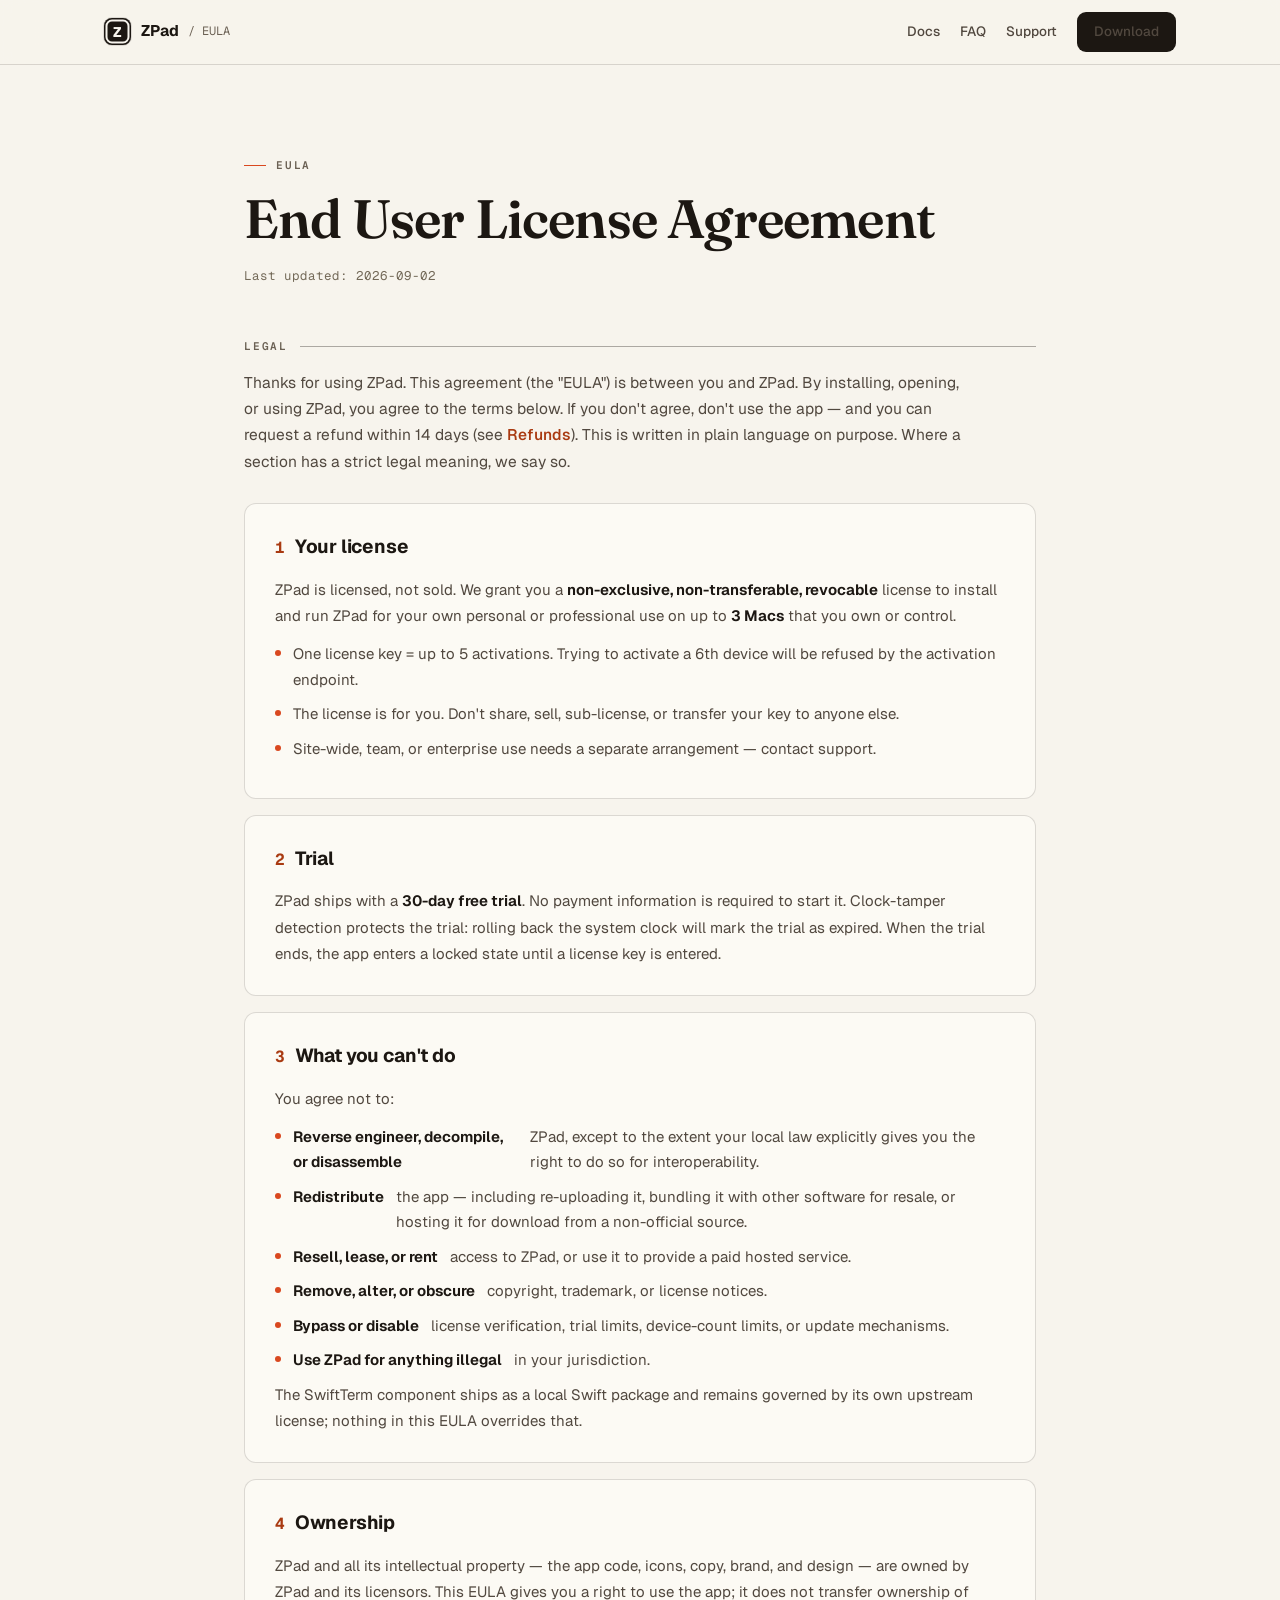
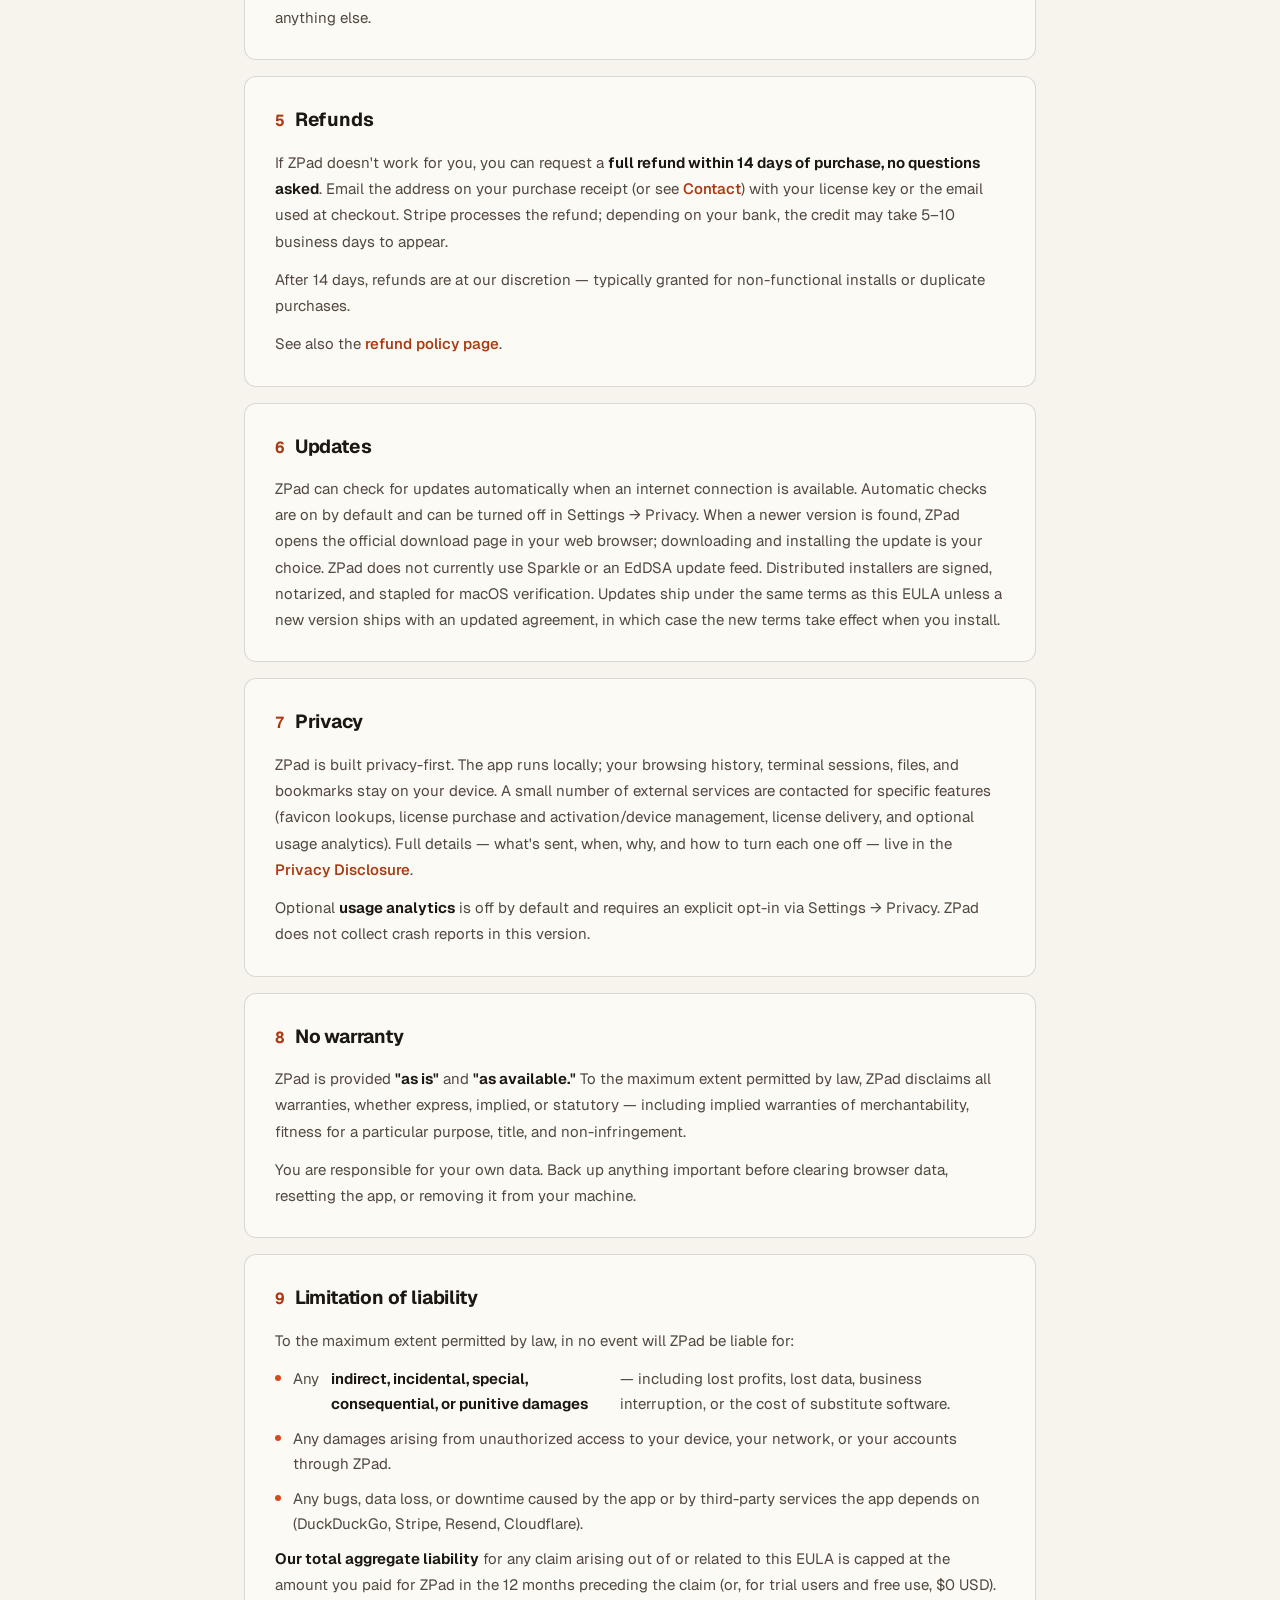
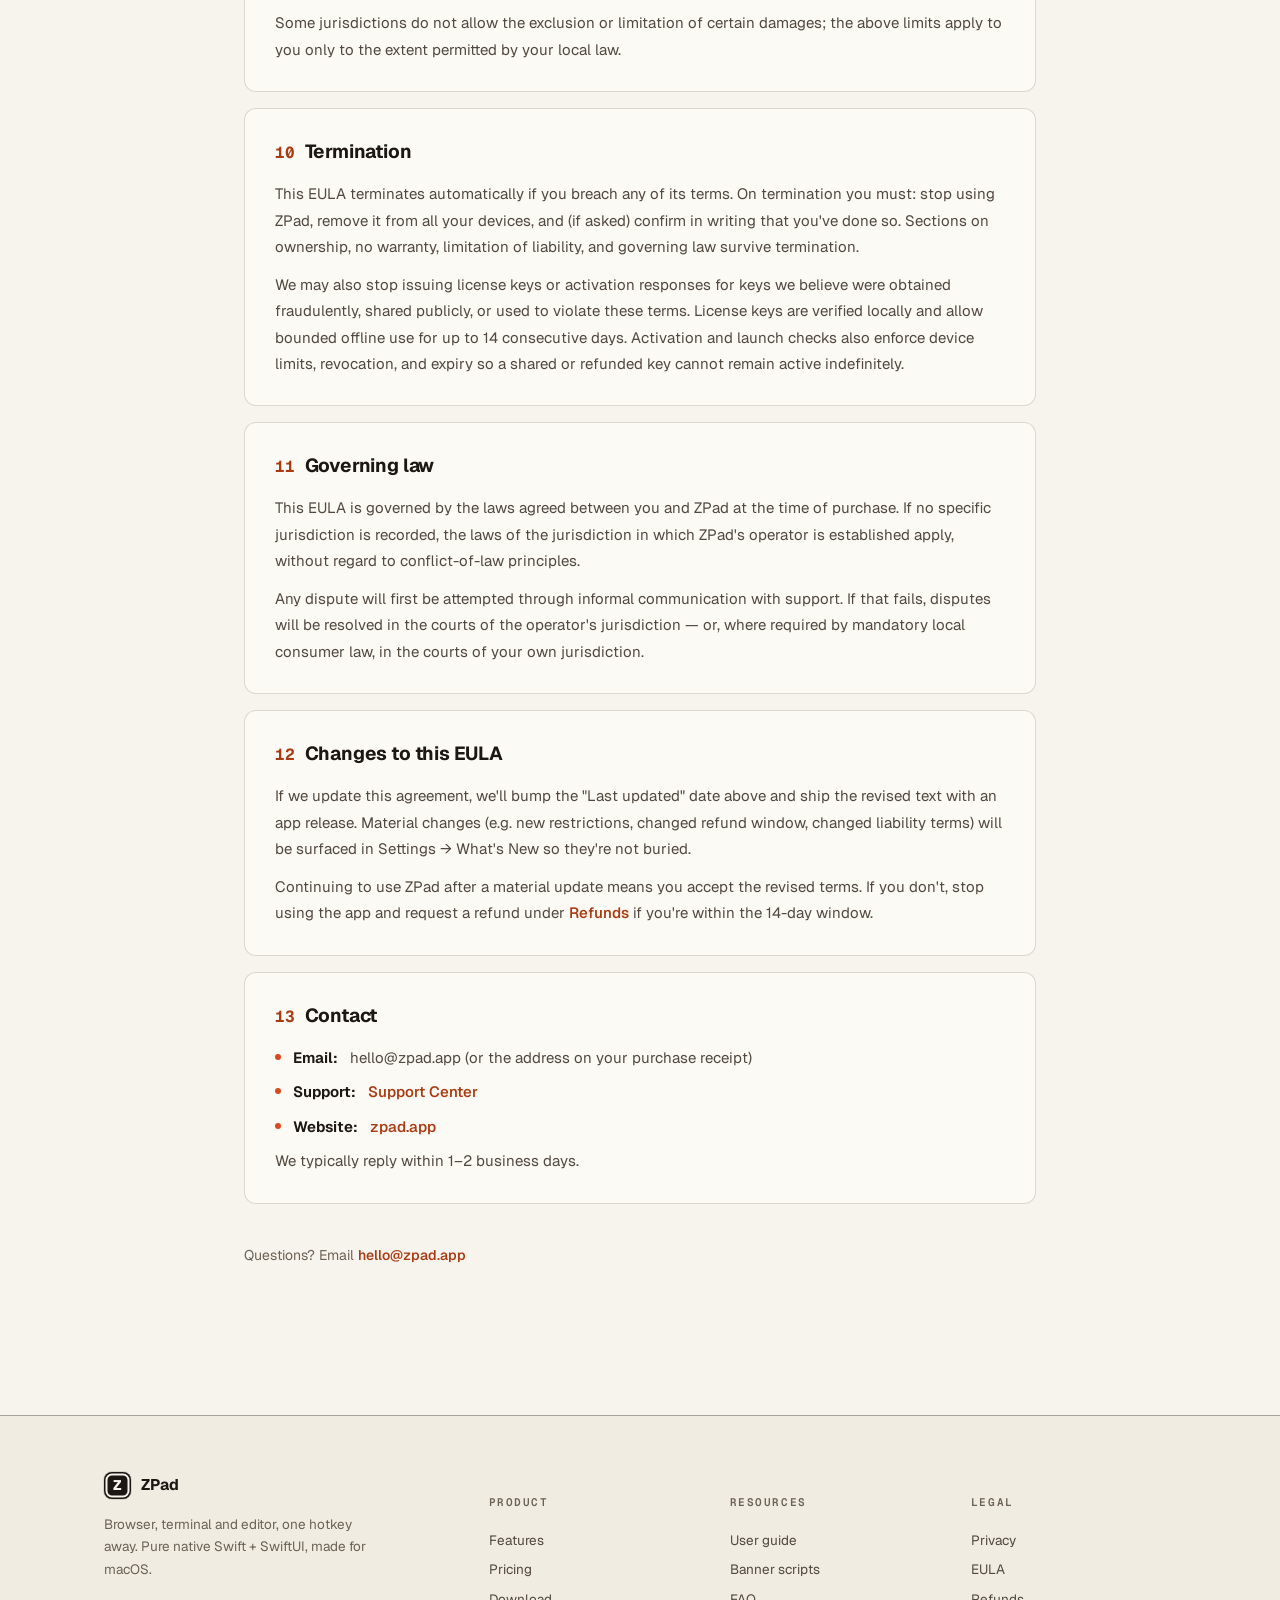
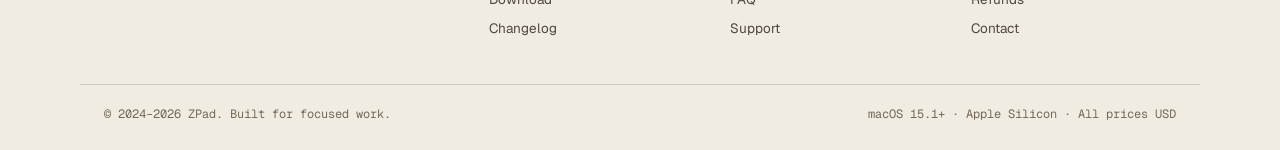
<file: eula.html>
<!DOCTYPE html>
<html lang="en">
<head>
  <meta charset="UTF-8" />
  <meta name="viewport" content="width=device-width, initial-scale=1.0, viewport-fit=cover" />
  <meta name="theme-color" content="#F7F4ED" />
  <title>ZPad EULA — End User License Agreement</title>
  <meta name="description" content="The ZPad End User License Agreement: license grant, 3-Mac limit, lifetime-update terms, refund rights, and disclaimer of warranty." />
  <meta name="robots" content="index, follow" />
  <link rel="canonical" href="https://zpad.app/eula.html" />
  <link rel="icon" type="image/svg+xml" href="data:image/svg+xml,<svg xmlns='http://www.w3.org/2000/svg' viewBox='0 0 100 100'><rect width='100' height='100' rx='22' fill='%231C1712'/><rect x='7' y='7' width='86' height='86' rx='16' fill='none' stroke='%23F7F4ED' stroke-width='4'/><text x='50' y='71' font-size='58' font-family='-apple-system,sans-serif' font-weight='800' fill='%23F7F4ED' text-anchor='middle'>Z</text></svg>" />
  <meta property="og:type" content="website" />
  <meta property="og:site_name" content="ZPad" />
  <meta property="og:title" content="EULA — ZPad" />
  <meta property="og:description" content="The ZPad End User License Agreement: license grant, 3-Mac limit, lifetime-update terms, refund rights, and disclaimer of warranty." />
  <meta property="og:url" content="https://zpad.app/eula.html" />
  <link rel="stylesheet" href="assets/site.css" />
  <link rel="preconnect" href="https://fonts.googleapis.com" />
  <link rel="preconnect" href="https://fonts.gstatic.com" crossorigin />
  <link href="https://fonts.googleapis.com/css2?family=Fraunces:ital,opsz,wght@0,9..144,400..700;1,9..144,400..700&family=Geist:wght@400;500;600;700;800&family=Geist+Mono:wght@400;500;600&display=swap" rel="stylesheet" />
</head>
<body>

<a class="skip-link" href="#main">Skip to content</a>

<header class="site-head">
  <div class="head-in">
    <a class="brand" href="index.html">
      <span class="brand-mark" aria-hidden="true">Z</span>
      <span class="brand-name">ZPad</span>
      <span class="head-crumb">/ EULA</span>
    </a>
    <nav class="head-links" aria-label="Site">
      <a href="docs.html">Docs</a>
      <a href="faq.html">FAQ</a>
      <a href="support.html">Support</a>
      <a class="btn btn-primary btn-sm" href="download.html">Download</a>
    </nav>
  </div>
</header>

<main class="page-main" id="main">
  <div class="page-head">
    <span class="kicker">EULA</span>
    <h1>End User License Agreement</h1>
    <p class="lede updated">Last updated: 2026-09-02</p>
  </div>
  <article class="policy">
<p class="section-label">Legal</p>
    
    <p class="lede">Thanks for using ZPad. This agreement (the "EULA") is between you and ZPad. By installing, opening, or using ZPad, you agree to the terms below. If you don't agree, don't use the app — and you can request a refund within 14 days (see <a href="#refunds">Refunds</a>). This is written in plain language on purpose. Where a section has a strict legal meaning, we say so.</p>
    

    <div class="policy-card" id="your-license">
      <h2><span class="card-index">1</span>Your license</h2>
      <p>ZPad is licensed, not sold. We grant you a <strong>non-exclusive, non-transferable, revocable</strong> license to install and run ZPad for your own personal or professional use on up to <strong>3 Macs</strong> that you own or control.</p>
      <ul>
        <li>One license key = up to 5 activations. Trying to activate a 6th device will be refused by the activation endpoint.</li>
        <li>The license is for you. Don't share, sell, sub-license, or transfer your key to anyone else.</li>
        <li>Site-wide, team, or enterprise use needs a separate arrangement — contact support.</li>
      </ul>
    </div>

    <div class="policy-card" id="trial">
      <h2><span class="card-index">2</span>Trial</h2>
      <p>ZPad ships with a <strong>30-day free trial</strong>. No payment information is required to start it. Clock-tamper detection protects the trial: rolling back the system clock will mark the trial as expired. When the trial ends, the app enters a locked state until a license key is entered.</p>
    </div>

    <div class="policy-card" id="restrictions">
      <h2><span class="card-index">3</span>What you can't do</h2>
      <p>You agree not to:</p>
      <ul>
        <li><strong>Reverse engineer, decompile, or disassemble</strong> ZPad, except to the extent your local law explicitly gives you the right to do so for interoperability.</li>
        <li><strong>Redistribute</strong> the app — including re-uploading it, bundling it with other software for resale, or hosting it for download from a non-official source.</li>
        <li><strong>Resell, lease, or rent</strong> access to ZPad, or use it to provide a paid hosted service.</li>
        <li><strong>Remove, alter, or obscure</strong> copyright, trademark, or license notices.</li>
        <li><strong>Bypass or disable</strong> license verification, trial limits, device-count limits, or update mechanisms.</li>
        <li><strong>Use ZPad for anything illegal</strong> in your jurisdiction.</li>
      </ul>
      <p>The SwiftTerm component ships as a local Swift package and remains governed by its own upstream license; nothing in this EULA overrides that.</p>
    </div>

    <div class="policy-card" id="ownership">
      <h2><span class="card-index">4</span>Ownership</h2>
      <p>ZPad and all its intellectual property — the app code, icons, copy, brand, and design — are owned by ZPad and its licensors. This EULA gives you a right to use the app; it does not transfer ownership of anything else.</p>
    </div>

    <div class="policy-card" id="refunds">
      <h2><span class="card-index">5</span>Refunds</h2>
      <p>If ZPad doesn't work for you, you can request a <strong>full refund within 14 days of purchase, no questions asked</strong>. Email the address on your purchase receipt (or see <a href="#contact">Contact</a>) with your license key or the email used at checkout. Stripe processes the refund; depending on your bank, the credit may take 5–10 business days to appear.</p>
      <p>After 14 days, refunds are at our discretion — typically granted for non-functional installs or duplicate purchases.</p>
      <p>See also the <a href="refund.html">refund policy page</a>.</p>
    </div>

    <div class="policy-card" id="updates">
      <h2><span class="card-index">6</span>Updates</h2>
      <p>ZPad can check for updates automatically when an internet connection is available. Automatic checks are on by default and can be turned off in Settings → Privacy. When a newer version is found, ZPad opens the official download page in your web browser; downloading and installing the update is your choice. ZPad does not currently use Sparkle or an EdDSA update feed. Distributed installers are signed, notarized, and stapled for macOS verification. Updates ship under the same terms as this EULA unless a new version ships with an updated agreement, in which case the new terms take effect when you install.</p>
    </div>

    <div class="policy-card" id="privacy">
      <h2><span class="card-index">7</span>Privacy</h2>
      <p>ZPad is built privacy-first. The app runs locally; your browsing history, terminal sessions, files, and bookmarks stay on your device. A small number of external services are contacted for specific features (favicon lookups, license purchase and activation/device management, license delivery, and optional usage analytics). Full details — what's sent, when, why, and how to turn each one off — live in the <a href="privacy.html">Privacy Disclosure</a>.</p>
      <p>Optional <strong>usage analytics</strong> is off by default and requires an explicit opt-in via Settings → Privacy. ZPad does not collect crash reports in this version.</p>
    </div>

    <div class="policy-card" id="warranty">
      <h2><span class="card-index">8</span>No warranty</h2>
      <p>ZPad is provided <strong>"as is"</strong> and <strong>"as available."</strong> To the maximum extent permitted by law, ZPad disclaims all warranties, whether express, implied, or statutory — including implied warranties of merchantability, fitness for a particular purpose, title, and non-infringement.</p>
      <p>You are responsible for your own data. Back up anything important before clearing browser data, resetting the app, or removing it from your machine.</p>
    </div>

    <div class="policy-card" id="liability">
      <h2><span class="card-index">9</span>Limitation of liability</h2>
      <p>To the maximum extent permitted by law, in no event will ZPad be liable for:</p>
      <ul>
        <li>Any <strong>indirect, incidental, special, consequential, or punitive damages</strong> — including lost profits, lost data, business interruption, or the cost of substitute software.</li>
        <li>Any damages arising from unauthorized access to your device, your network, or your accounts through ZPad.</li>
        <li>Any bugs, data loss, or downtime caused by the app or by third-party services the app depends on (DuckDuckGo, Stripe, Resend, Cloudflare).</li>
      </ul>
      <p><strong>Our total aggregate liability</strong> for any claim arising out of or related to this EULA is capped at the amount you paid for ZPad in the 12 months preceding the claim (or, for trial users and free use, $0 USD).</p>
      <p>Some jurisdictions do not allow the exclusion or limitation of certain damages; the above limits apply to you only to the extent permitted by your local law.</p>
    </div>

    <div class="policy-card" id="termination">
      <h2><span class="card-index">10</span>Termination</h2>
      <p>This EULA terminates automatically if you breach any of its terms. On termination you must: stop using ZPad, remove it from all your devices, and (if asked) confirm in writing that you've done so. Sections on ownership, no warranty, limitation of liability, and governing law survive termination.</p>
      <p>We may also stop issuing license keys or activation responses for keys we believe were obtained fraudulently, shared publicly, or used to violate these terms. License keys are verified locally and allow bounded offline use for up to 14 consecutive days. Activation and launch checks also enforce device limits, revocation, and expiry so a shared or refunded key cannot remain active indefinitely.</p>
    </div>

    <div class="policy-card" id="governing-law">
      <h2><span class="card-index">11</span>Governing law</h2>
      <p>This EULA is governed by the laws agreed between you and ZPad at the time of purchase. If no specific jurisdiction is recorded, the laws of the jurisdiction in which ZPad's operator is established apply, without regard to conflict-of-law principles.</p>
      <p>Any dispute will first be attempted through informal communication with support. If that fails, disputes will be resolved in the courts of the operator's jurisdiction — or, where required by mandatory local consumer law, in the courts of your own jurisdiction.</p>
    </div>

    <div class="policy-card" id="changes">
      <h2><span class="card-index">12</span>Changes to this EULA</h2>
      <p>If we update this agreement, we'll bump the "Last updated" date above and ship the revised text with an app release. Material changes (e.g. new restrictions, changed refund window, changed liability terms) will be surfaced in Settings → What's New so they're not buried.</p>
      <p>Continuing to use ZPad after a material update means you accept the revised terms. If you don't, stop using the app and request a refund under <a href="#refunds">Refunds</a> if you're within the 14-day window.</p>
    </div>

    <div class="policy-card" id="contact">
      <h2><span class="card-index">13</span>Contact</h2>
      <ul>
        <li><strong>Email:</strong> hello@zpad.app (or the address on your purchase receipt)</li>
        <li><strong>Support:</strong> <a href="support.html">Support Center</a></li>
        <li><strong>Website:</strong> <a href="/">zpad.app</a></li>
      </ul>
      <p>We typically reply within 1–2 business days.</p>
    </div>

    <p class="contact-note">Questions? Email <a href="mailto:hello@zpad.app?subject=ZPad%20Licensing">hello@zpad.app</a></p>
  </article>
</main>

<footer class="site-foot">
  <div class="foot-grid">
    <div class="foot-brand">
      <div class="brand">
        <span class="brand-mark" aria-hidden="true">Z</span>
        <span class="brand-name">ZPad</span>
      </div>
      <p>Browser, terminal and editor, one hotkey away. Pure native Swift + SwiftUI, made for macOS.</p>
    </div>
    <div class="foot-col">
      <h4>Product</h4>
      <a href="index.html#features">Features</a>
      <a href="index.html#pricing">Pricing</a>
      <a href="download.html">Download</a>
      <a href="changelog.html">Changelog</a>
    </div>
    <div class="foot-col">
      <h4>Resources</h4>
      <a href="docs.html">User guide</a>
      <a href="banners.html">Banner scripts</a>
      <a href="faq.html">FAQ</a>
      <a href="support.html">Support</a>
    </div>
    <div class="foot-col">
      <h4>Legal</h4>
      <a href="privacy.html">Privacy</a>
      <a href="eula.html">EULA</a>
      <a href="refund.html">Refunds</a>
      <a href="mailto:hello@zpad.app">Contact</a>
    </div>
  </div>
  <div class="foot-bottom">
    <span>© 2024–2026 ZPad. Built for focused work.</span>
    <span>macOS 15.1+ · Apple Silicon · All prices USD</span>
  </div>
</footer>

</body>
</html>
</file>
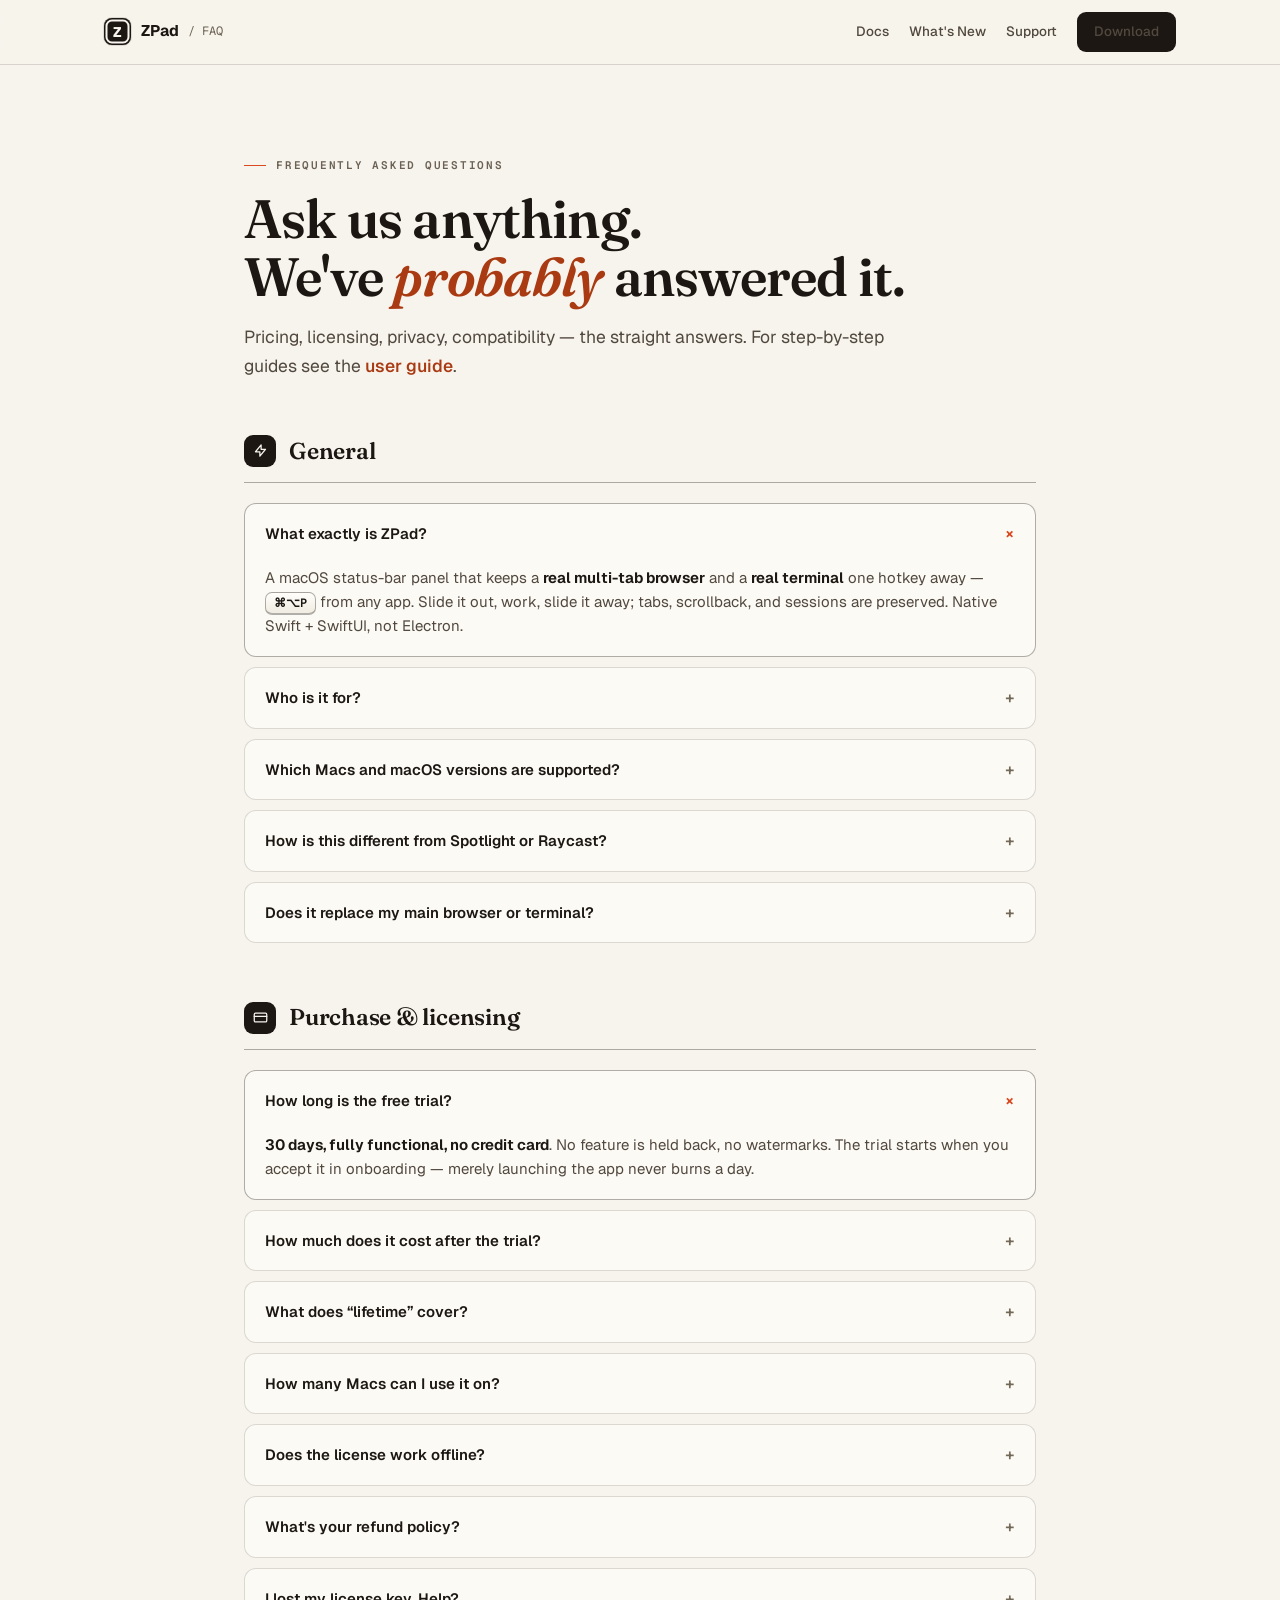
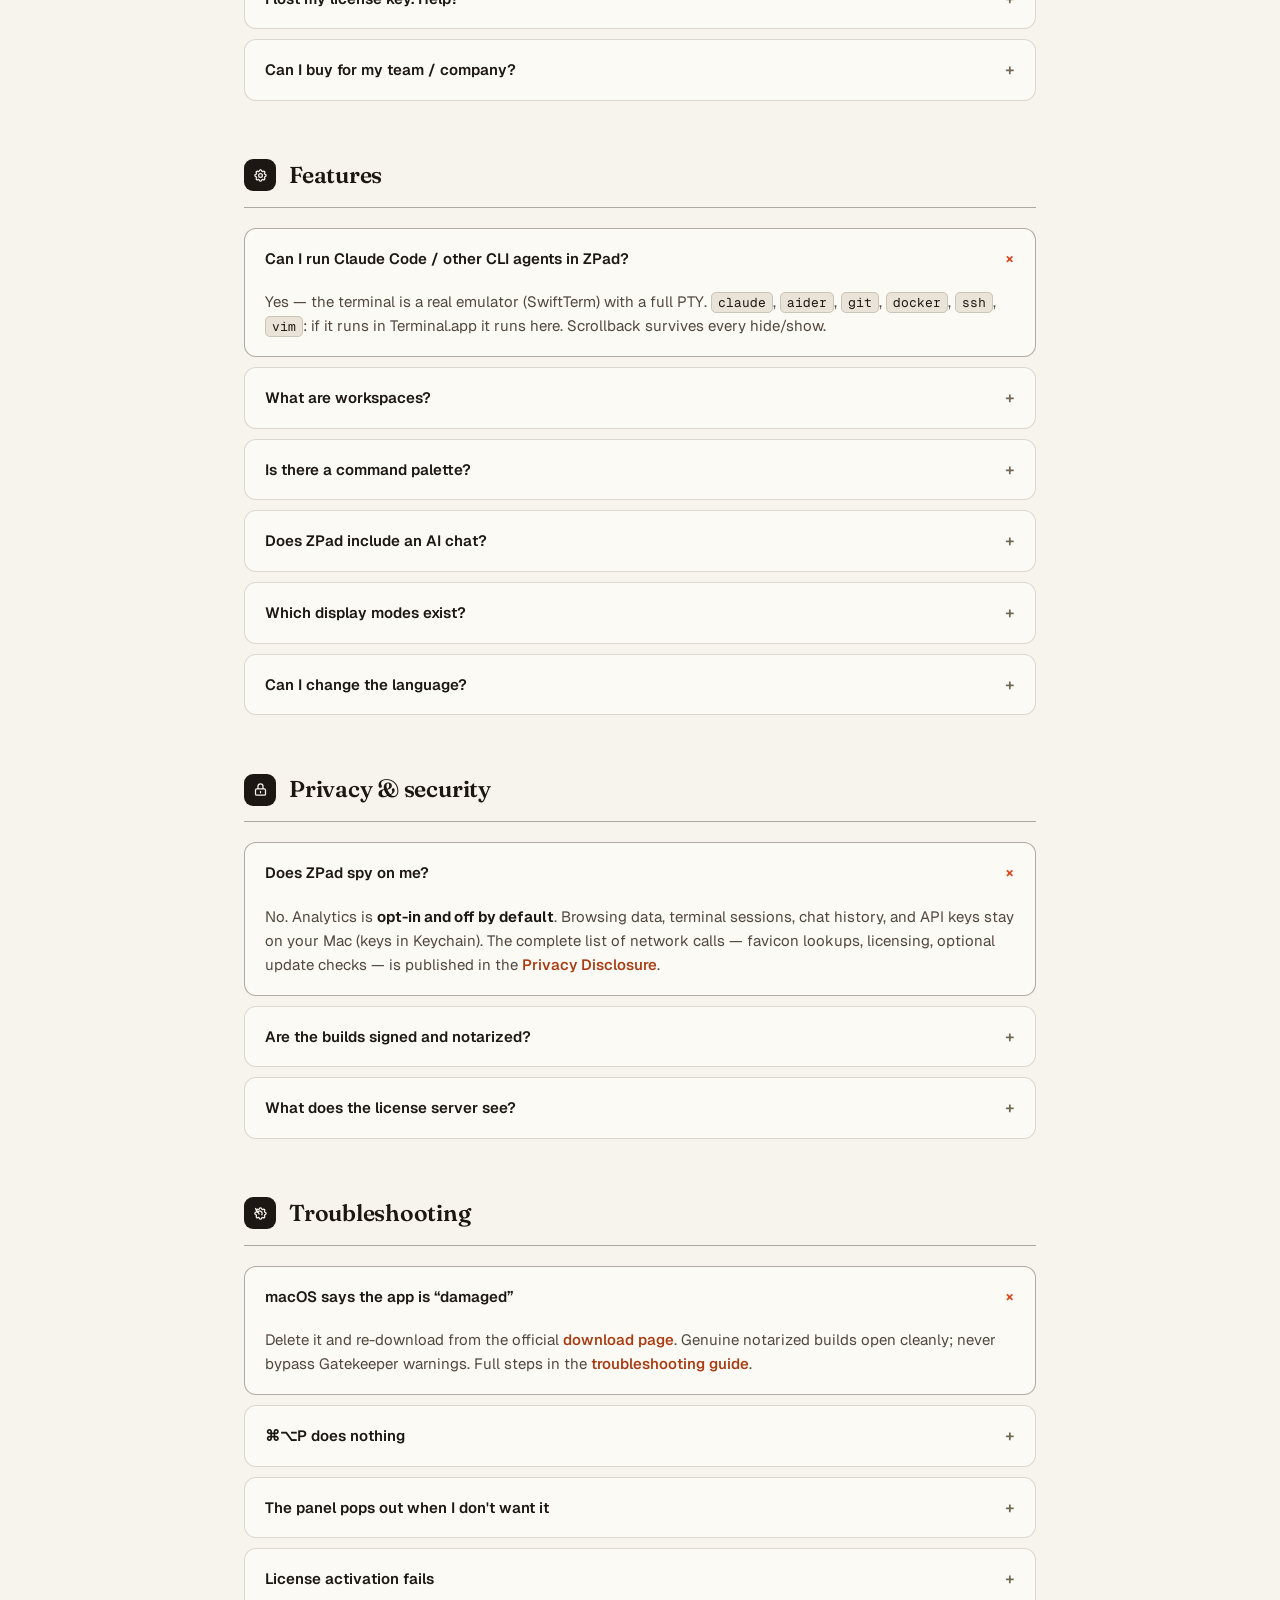
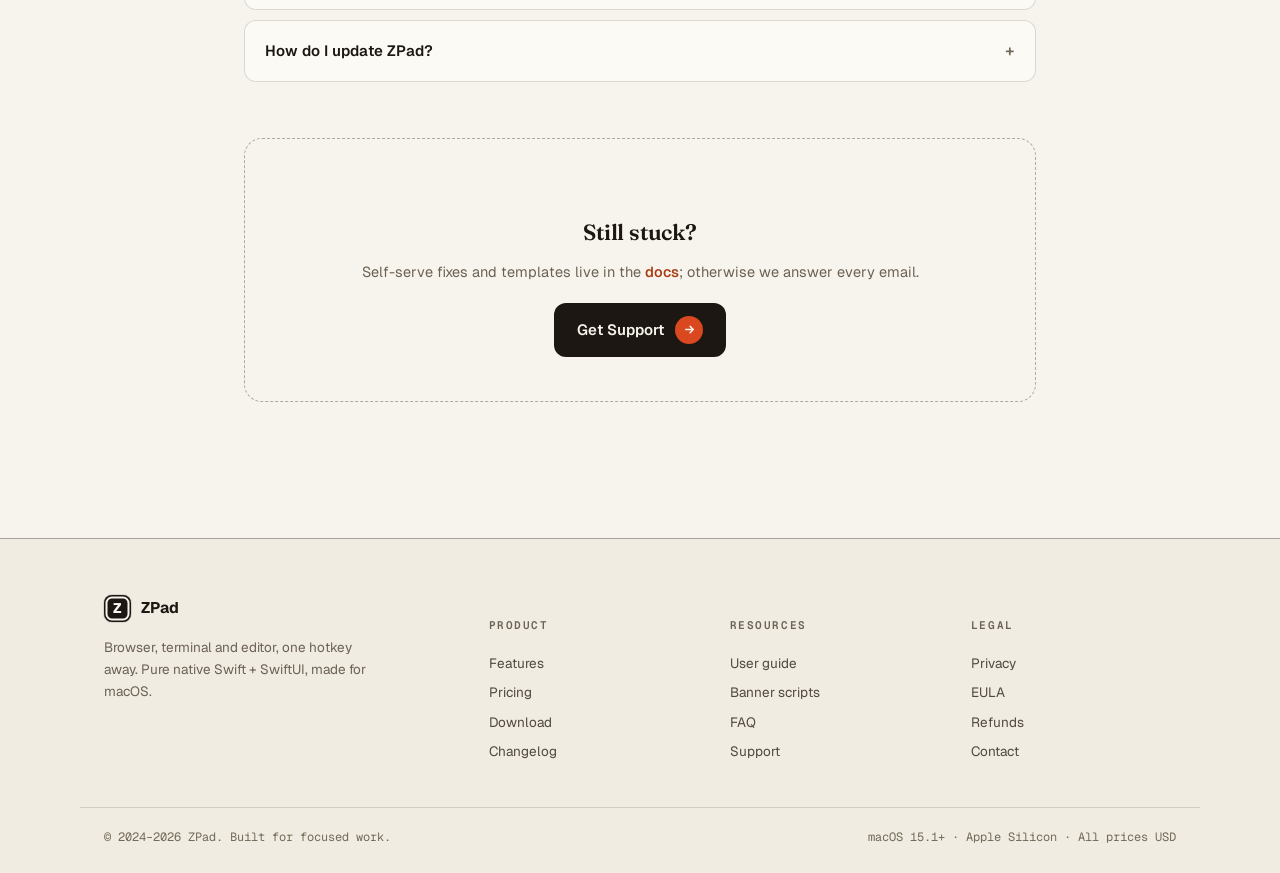
<file: faq.html>
<!DOCTYPE html>
<html lang="en">
<head>
  <meta charset="UTF-8" />
  <meta name="viewport" content="width=device-width, initial-scale=1.0, viewport-fit=cover" />
  <meta name="theme-color" content="#F7F4ED" />
  <title>ZPad FAQ — Pricing, licensing, privacy, compatibility, troubleshooting</title>
  <meta name="description" content="Answers to the most common ZPad questions: how the 30-day trial works, what the $69 founding lifetime license covers, 3-Mac limits, offline use, privacy, Apple Silicon requirements, and fixes for common issues." />
  <meta name="robots" content="index, follow" />
  <link rel="canonical" href="https://zpad.app/faq.html" />
  <link rel="icon" type="image/svg+xml" href="data:image/svg+xml,<svg xmlns='http://www.w3.org/2000/svg' viewBox='0 0 100 100'><rect width='100' height='100' rx='22' fill='%231C1712'/><rect x='7' y='7' width='86' height='86' rx='16' fill='none' stroke='%23F7F4ED' stroke-width='4'/><text x='50' y='71' font-size='58' font-family='-apple-system,sans-serif' font-weight='800' fill='%23F7F4ED' text-anchor='middle'>Z</text></svg>" />
  <meta property="og:type" content="website" />
  <meta property="og:site_name" content="ZPad" />
  <meta property="og:title" content="ZPad FAQ" />
  <meta property="og:description" content="Pricing, licensing, privacy, compatibility, and troubleshooting — answered straight." />
  <meta property="og:url" content="https://zpad.app/faq.html" />
  <link rel="stylesheet" href="assets/site.css" />
  <link rel="preconnect" href="https://fonts.googleapis.com" />
  <link rel="preconnect" href="https://fonts.gstatic.com" crossorigin />
  <link href="https://fonts.googleapis.com/css2?family=Fraunces:ital,opsz,wght@0,9..144,400..700;1,9..144,400..700&family=Geist:wght@400;500;600;700;800&family=Geist+Mono:wght@400;500;600&display=swap" rel="stylesheet" />

  <script type="application/ld+json">
  {
    "@context": "https://schema.org",
    "@type": "FAQPage",
    "mainEntity": [
      { "@type": "Question", "name": "How long is the free trial?", "acceptedAnswer": { "@type": "Answer", "text": "30 days, fully functional, no credit card. The trial starts when you accept it during onboarding; simply launching the app never consumes a trial day." } },
      { "@type": "Question", "name": "How much does ZPad cost after the trial?", "acceptedAnswer": { "@type": "Answer", "text": "A one-time $69 founding lifetime license (first 500, then $99). No subscription, no renewals. Each license covers up to 3 Macs." } },
      { "@type": "Question", "name": "What does 'lifetime' mean exactly?", "acceptedAnswer": { "@type": "Answer", "text": "One payment covers the current product line, including its updates, for the lifetime of the product — as defined in the EULA. Existing licenses remain valid under their original terms if pricing ever changes." } },
      { "@type": "Question", "name": "Can I use one license on multiple Macs?", "acceptedAnswer": { "@type": "Answer", "text": "Yes — up to 3 Macs. You can deactivate old machines yourself from the in-app license screen." } },
      { "@type": "Question", "name": "Does ZPad work offline?", "acceptedAnswer": { "@type": "Answer", "text": "The app works offline. Browsing needs internet by nature. An activated license tolerates up to 14 consecutive offline days before needing to re-confirm online." } },
      { "@type": "Question", "name": "Which macOS version and hardware do I need?", "acceptedAnswer": { "@type": "Answer", "text": "macOS 15.1 (Sequoia) or later on Apple Silicon. Current release builds are arm64 only — Intel Macs are not supported." } },
      { "@type": "Question", "name": "Is there a refund policy?", "acceptedAnswer": { "@type": "Answer", "text": "Yes — full refund within 14 days of purchase, no questions asked." } },
      { "@type": "Question", "name": "What data does ZPad collect?", "acceptedAnswer": { "@type": "Answer", "text": "Analytics is opt-in and off by default. Browsing data, terminal sessions, and chats stay on your Mac. Network calls are limited to optional favicon lookups, license verification, optional update checks, and checkout/emails." } },
      { "@type": "Question", "name": "Is ZPad an Electron app?", "acceptedAnswer": { "@type": "Answer", "text": "No. ZPad is native Swift + SwiftUI with Apple WKWebView and a real SwiftTerm terminal. Release builds are Developer ID signed and Apple notarized." } },
      { "@type": "Question", "name": "Can I use Claude Code or other CLI tools inside ZPad?", "acceptedAnswer": { "@type": "Answer", "text": "Yes. The built-in terminal is a real emulator with a full PTY — run claude, git, npm, docker, ssh, vim, anything." } },
      { "@type": "Question", "name": "How do updates work?", "acceptedAnswer": { "@type": "Answer", "text": "Update checks are manual by default and can be enabled in Settings → Privacy. Update metadata is signed; you can always install manually from the official download page." } },
      { "@type": "Question", "name": "How do I get a refund or transfer my license to a new Mac?", "acceptedAnswer": { "@type": "Answer", "text": "For refunds, email hello@zpad.app within 14 days with your order details. To move to a new Mac, deactivate the old device in the license screen (if at the 3-Mac limit) and activate on the new one." } }
    ]
  }
  </script>
</head>
<body>

<a class="skip-link" href="#main">Skip to content</a>

<header class="site-head">
  <div class="head-in">
    <a class="brand" href="index.html">
      <span class="brand-mark" aria-hidden="true">Z</span>
      <span class="brand-name">ZPad</span>
      <span class="head-crumb">/ FAQ</span>
    </a>
    <nav class="head-links" aria-label="Site">
      <a href="docs.html">Docs</a>
      <a href="changelog.html">What's New</a>
      <a href="support.html">Support</a>
      <a class="btn btn-primary btn-sm" href="download.html">Download</a>
    </nav>
  </div>
</header>

<main class="page-main" id="main">
  <div class="page-head">
    <span class="kicker">Frequently asked questions</span>
    <h1>Ask us anything.<br>We've <em>probably</em> answered it.</h1>
    <p class="lede">Pricing, licensing, privacy, compatibility — the straight answers. For step-by-step guides see the <a href="docs.html">user guide</a>.</p>
  </div>

  <!-- ======== General ======== -->
  <section class="faq-cat" id="general">
    <h2><span class="cat-chip" aria-hidden="true"><svg fill="none" stroke="currentColor" viewBox="0 0 24 24"><path stroke-linecap="round" stroke-linejoin="round" stroke-width="2" d="M13 10V3L4 14h7v7l9-11h-7z"/></svg></span>General</h2>

    <details class="faqitem" open>
      <summary>What exactly is ZPad?<span class="tog">+</span></summary>
      <div class="a"><p>A macOS status-bar panel that keeps a <strong>real multi-tab browser</strong> and a <strong>real terminal</strong> one hotkey away — <kbd>⌘⌥P</kbd> from any app. Slide it out, work, slide it away; tabs, scrollback, and sessions are preserved. Native Swift + SwiftUI, not Electron.</p></div>
    </details>
    <details class="faqitem">
      <summary>Who is it for?<span class="tog">+</span></summary>
      <div class="a"><p>Anyone who lives on a Mac and toggles between docs/web and a shell: developers, data folks, writers who research, students, sysadmins. If you've ever cmd-tabbed to Terminal 40 times a day, ZPad is for you.</p></div>
    </details>
    <details class="faqitem">
      <summary>Which Macs and macOS versions are supported?<span class="tog">+</span></summary>
      <div class="a"><p><strong>macOS 15.1 (Sequoia) or later, Apple Silicon (M1–M4)</strong>. Release builds are arm64 only; there is no Intel build today.</p></div>
    </details>
    <details class="faqitem">
      <summary>How is this different from Spotlight or Raycast?<span class="tog">+</span></summary>
      <div class="a"><p>Launchers <em>start</em> apps and hand you off. ZPad <em>is</em> the destination: the browser and terminal live inside it permanently, state preserved, zero launch latency, one hotkey to show/hide. See the <a href="index.html#features">feature summary</a>.</p></div>
    </details>
    <details class="faqitem">
      <summary>Does it replace my main browser or terminal?<span class="tog">+</span></summary>
      <div class="a"><p>It can, but it shines as your <em>quick-access</em> surface: docs lookups, dashboards, git/build commands, Claude Code sessions. Your heavy sessions stay wherever they are; ZPad removes the switching tax between them.</p></div>
    </details>
  </section>

  <!-- ======== Purchase & License ======== -->
  <section class="faq-cat" id="purchase">
    <h2><span class="cat-chip" aria-hidden="true"><svg fill="none" stroke="currentColor" viewBox="0 0 24 24"><rect x="2" y="5" width="20" height="14" rx="2" stroke-width="2"/><path stroke-linecap="round" stroke-linejoin="round" stroke-width="2" d="M2 10h20"/></svg></span>Purchase &amp; licensing</h2>

    <details class="faqitem" open>
      <summary>How long is the free trial?<span class="tog">+</span></summary>
      <div class="a"><p><strong>30 days, fully functional, no credit card</strong>. No feature is held back, no watermarks. The trial starts when you accept it in onboarding — merely launching the app never burns a day.</p></div>
    </details>
    <details class="faqitem">
      <summary>How much does it cost after the trial?<span class="tog">+</span></summary>
      <div class="a"><p>A <strong>one-time $69 founding lifetime license</strong> — first 500 licenses, then it rises to $99. No subscription, no renewal, no seat games. Buying now locks the founding price in forever.</p></div>
    </details>
    <details class="faqitem">
      <summary>What does “lifetime” cover?<span class="tog">+</span></summary>
      <div class="a"><p>One payment for the current product line, including its updates, for as long as the product exists (full terms in the <a href="eula.html">EULA</a>). If pricing or packaging ever changes, existing licenses stay valid under their original terms.</p></div>
    </details>
    <details class="faqitem">
      <summary>How many Macs can I use it on?<span class="tog">+</span></summary>
      <div class="a"><p>Up to <strong>3 Macs</strong> per license — personal laptop, desktop, and work machine included. Need to free a slot? Deactivate an old device yourself in the in-app license screen.</p></div>
    </details>
    <details class="faqitem">
      <summary>Does the license work offline?<span class="tog">+</span></summary>
      <div class="a"><p>Yes — an activated license works fully offline for up to <strong>14 consecutive days</strong> (validated locally with signed keys). Reconnect within the window and it re-confirms silently.</p></div>
    </details>
    <details class="faqitem">
      <summary>What's your refund policy?<span class="tog">+</span></summary>
      <div class="a"><p><strong>Full refund within 14 days, no questions asked.</strong> Email <a href="mailto:hello@zpad.app?subject=ZPad%20Refund">hello@zpad.app</a> with your order details. Full text in the <a href="refund.html">Refund Policy</a>.</p></div>
    </details>
    <details class="faqitem">
      <summary>I lost my license key. Help?<span class="tog">+</span></summary>
      <div class="a"><p>Check the purchase email first (search for “ZPad”). Still missing? Email us from the address you bought with and we'll recover it via the license API.</p></div>
    </details>
    <details class="faqitem">
      <summary>Can I buy for my team / company?<span class="tog">+</span></summary>
      <div class="a"><p>Each license covers one person across up to 3 of their Macs. For team volume purchases, email <a href="mailto:hello@zpad.app?subject=ZPad%20Team">hello@zpad.app</a> and we'll sort you out.</p></div>
    </details>
  </section>

  <!-- ======== Features ======== -->
  <section class="faq-cat" id="features">
    <h2><span class="cat-chip" aria-hidden="true"><svg fill="none" stroke="currentColor" viewBox="0 0 24 24"><path stroke-linecap="round" stroke-linejoin="round" stroke-width="2" d="M10.325 4.317c.426-1.756 2.924-1.756 3.35 0a1.724 1.724 0 002.573 1.066c1.543-.94 3.31.826 2.37 2.37a1.724 1.724 0 001.065 2.572c1.756.426 1.756 2.924 0 3.35a1.724 1.724 0 00-1.066 2.573c.94 1.543-.826 3.31-2.37 2.37a1.724 1.724 0 00-2.572 1.065c-.426 1.756-2.924 1.756-3.35 0a1.724 1.724 0 00-2.573-1.066c-1.543.94-3.31-.826-2.37-2.37a1.724 1.724 0 00-1.065-2.572c-1.756-.426-1.756-2.924 0-3.35a1.724 1.724 0 001.066-2.573c-.94-1.543.826-3.31 2.37-2.37.996.608 2.296.07 2.572-1.065z"/><path stroke-linecap="round" stroke-linejoin="round" stroke-width="2" d="M15 12a3 3 0 11-6 0 3 3 0 016 0z"/></svg></span>Features</h2>

    <details class="faqitem" open>
      <summary>Can I run Claude Code / other CLI agents in ZPad?<span class="tog">+</span></summary>
      <div class="a"><p>Yes — the terminal is a real emulator (SwiftTerm) with a full PTY. <code>claude</code>, <code>aider</code>, <code>git</code>, <code>docker</code>, <code>ssh</code>, <code>vim</code>: if it runs in Terminal.app it runs here. Scrollback survives every hide/show.</p></div>
    </details>
    <details class="faqitem">
      <summary>What are workspaces?<span class="tog">+</span></summary>
      <div class="a"><p>Saved, switchable sets of tabs — one for each project or context. Each workspace keeps its own browser tabs, terminal sessions, and layout. Switching is instant and lossless. See <a href="docs.html#workspaces">the guide</a>.</p></div>
    </details>
    <details class="faqitem">
      <summary>Is there a command palette?<span class="tog">+</span></summary>
      <div class="a"><p>Yes — <kbd>⌘K</kbd> opens it globally (even while the panel is hidden); <kbd>⌘⇧A</kbd> opens a tab-switcher scope. Fuzzy-search everything: actions, tabs, workspaces.</p></div>
    </details>
    <details class="faqitem">
      <summary>Does ZPad include an AI chat?<span class="tog">+</span></summary>
      <div class="a"><p>Yes, as a beta: bring your own OpenAI-compatible provider (OpenAI, DeepSeek, local Ollama…) — API key stored in Keychain, history stored locally. You control the model, temperature, and system prompt. Setup: <a href="docs.html#ai-chat">guide</a>.</p></div>
    </details>
    <details class="faqitem">
      <summary>Which display modes exist?<span class="tog">+</span></summary>
      <div class="a"><p>Four: side panel right (default), side panel left, centered modal, and dropdown under the menu-bar icon. Toggle directly with <kbd>⌘⌥1/2/3</kbd> or set a default in Settings.</p></div>
    </details>
    <details class="faqitem">
      <summary>Can I change the language?<span class="tog">+</span></summary>
      <div class="a"><p>Yes — English and 简体中文 built in; follow the system or force either in Settings → Primary → Language.</p></div>
    </details>
  </section>

  <!-- ======== Privacy ======== -->
  <section class="faq-cat" id="privacy">
    <h2><span class="cat-chip" aria-hidden="true"><svg fill="none" stroke="currentColor" viewBox="0 0 24 24"><path stroke-linecap="round" stroke-linejoin="round" stroke-width="2" d="M12 15v2m-6 4h12a2 2 0 002-2v-6a2 2 0 00-2-2H6a2 2 0 00-2 2v6a2 2 0 002 2zm10-10V7a4 4 0 00-8 0v4h8z"/></svg></span>Privacy &amp; security</h2>

    <details class="faqitem" open>
      <summary>Does ZPad spy on me?<span class="tog">+</span></summary>
      <div class="a"><p>No. Analytics is <strong>opt-in and off by default</strong>. Browsing data, terminal sessions, chat history, and API keys stay on your Mac (keys in Keychain). The complete list of network calls — favicon lookups, licensing, optional update checks — is published in the <a href="privacy.html">Privacy Disclosure</a>.</p></div>
    </details>
    <details class="faqitem">
      <summary>Are the builds signed and notarized?<span class="tog">+</span></summary>
      <div class="a"><p>Yes — Developer ID signed, Apple notarized, and stapled, published only via the official download page. If macOS calls a download “damaged”, don't bypass Gatekeeper: re-download from the official page.</p></div>
    </details>
    <details class="faqitem">
      <summary>What does the license server see?<span class="tog">+</span></summary>
      <div class="a"><p>License lookups send your key, device identifier, and app version — used only to enforce device limits and revocation. No browsing or terminal data ever leaves your Mac. See <a href="docs.html#privacy">the privacy matrix</a>.</p></div>
    </details>
  </section>

  <!-- ======== Troubleshooting ======== -->
  <section class="faq-cat" id="troubleshooting">
    <h2><span class="cat-chip" aria-hidden="true"><svg fill="none" stroke="currentColor" viewBox="0 0 24 24"><path stroke-linecap="round" stroke-linejoin="round" stroke-width="2" d="M10.325 4.317c.426-1.756 2.924-1.756 3.35 0a1.724 1.724 0 002.573 1.066c1.543-.94 3.31.826 2.37 2.37a1.724 1.724 0 001.065 2.572c1.756.426 1.756 2.924 0 3.35a1.724 1.724 0 00-1.066 2.573c.94 1.543-.826 3.31-2.37 2.37a1.724 1.724 0 00-2.572 1.065c-.426 1.756-2.924 1.756-3.35 0a1.724 1.724 0 00-2.573-1.066c-1.543.94-3.31-.826-2.37-2.37a1.724 1.724 0 00-1.065-2.572c-1.756-.426-1.756-2.924 0-3.35a1.724 1.724 0 001.066-2.573c-.94-1.543.826-3.31 2.37-2.37.996.608 2.296.07 2.572-1.065z"/><path stroke-linecap="round" stroke-linejoin="round" stroke-width="2" d="M14.121 14.121A3 3 0 107.05 10.05m2.829 2.829L4 4"/></svg></span>Troubleshooting</h2>

    <details class="faqitem" open>
      <summary>macOS says the app is “damaged”<span class="tog">+</span></summary>
      <div class="a"><p>Delete it and re-download from the official <a href="download.html">download page</a>. Genuine notarized builds open cleanly; never bypass Gatekeeper warnings. Full steps in the <a href="docs.html#troubleshooting">troubleshooting guide</a>.</p></div>
    </details>
    <details class="faqitem">
      <summary>⌘⌥P does nothing<span class="tog">+</span></summary>
      <div class="a"><p>Another app (Raycast, BetterTouchTool, input-method switchers) probably owns the shortcut. Check its settings, or use the menu-bar icon / mode shortcuts <kbd>⌘⌥1/2/3</kbd> instead.</p></div>
    </details>
    <details class="faqitem">
      <summary>The panel pops out when I don't want it<span class="tog">+</span></summary>
      <div class="a"><p>That's the screen-edge hot zone. Turn it off: <strong>Settings → Behavior → hot-zone trigger</strong>, and keep hotkey-only summoning.</p></div>
    </details>
    <details class="faqitem">
      <summary>License activation fails<span class="tog">+</span></summary>
      <div class="a"><p>Check the pasted key is complete and you're online; if you're at 3 Macs, deactivate one first. Still failing — email us with your order ID. Details: <a href="docs.html#license">license guide</a>.</p></div>
    </details>
    <details class="faqitem">
      <summary>How do I update ZPad?<span class="tog">+</span></summary>
      <div class="a"><p><strong>Settings → System → Check for updates</strong> (signed metadata), or download the latest DMG and drag over — settings and license carry over. Enable automatic checks in Settings → Privacy if you prefer hands-off.</p></div>
    </details>
  </section>

  <div class="still-stuck">
    <h3>Still stuck?</h3>
    <p>Self-serve fixes and templates live in the <a href="docs.html#troubleshooting">docs</a>; otherwise we answer every email.</p>
    <a class="btn btn-primary" href="support.html">Get Support
      <span class="chip-ic"><svg fill="none" stroke="currentColor" viewBox="0 0 24 24"><path stroke-linecap="round" stroke-linejoin="round" stroke-width="2.5" d="M5 12h14m0 0l-6-6m6 6l-6 6"/></svg></span>
    </a>
  </div>
</main>

<footer class="site-foot">
  <div class="foot-grid">
    <div class="foot-brand">
      <div class="brand">
        <span class="brand-mark" aria-hidden="true">Z</span>
        <span class="brand-name">ZPad</span>
      </div>
      <p>Browser, terminal and editor, one hotkey away. Pure native Swift + SwiftUI, made for macOS.</p>
    </div>
    <div class="foot-col">
      <h4>Product</h4>
      <a href="index.html#features">Features</a>
      <a href="index.html#pricing">Pricing</a>
      <a href="download.html">Download</a>
      <a href="changelog.html">Changelog</a>
    </div>
    <div class="foot-col">
      <h4>Resources</h4>
      <a href="docs.html">User guide</a>
      <a href="banners.html">Banner scripts</a>
      <a href="faq.html">FAQ</a>
      <a href="support.html">Support</a>
    </div>
    <div class="foot-col">
      <h4>Legal</h4>
      <a href="privacy.html">Privacy</a>
      <a href="eula.html">EULA</a>
      <a href="refund.html">Refunds</a>
      <a href="mailto:hello@zpad.app">Contact</a>
    </div>
  </div>
  <div class="foot-bottom">
    <span>© 2024–2026 ZPad. Built for focused work.</span>
    <span>macOS 15.1+ · Apple Silicon · All prices USD</span>
  </div>
</footer>

</body>
</html>
</file>
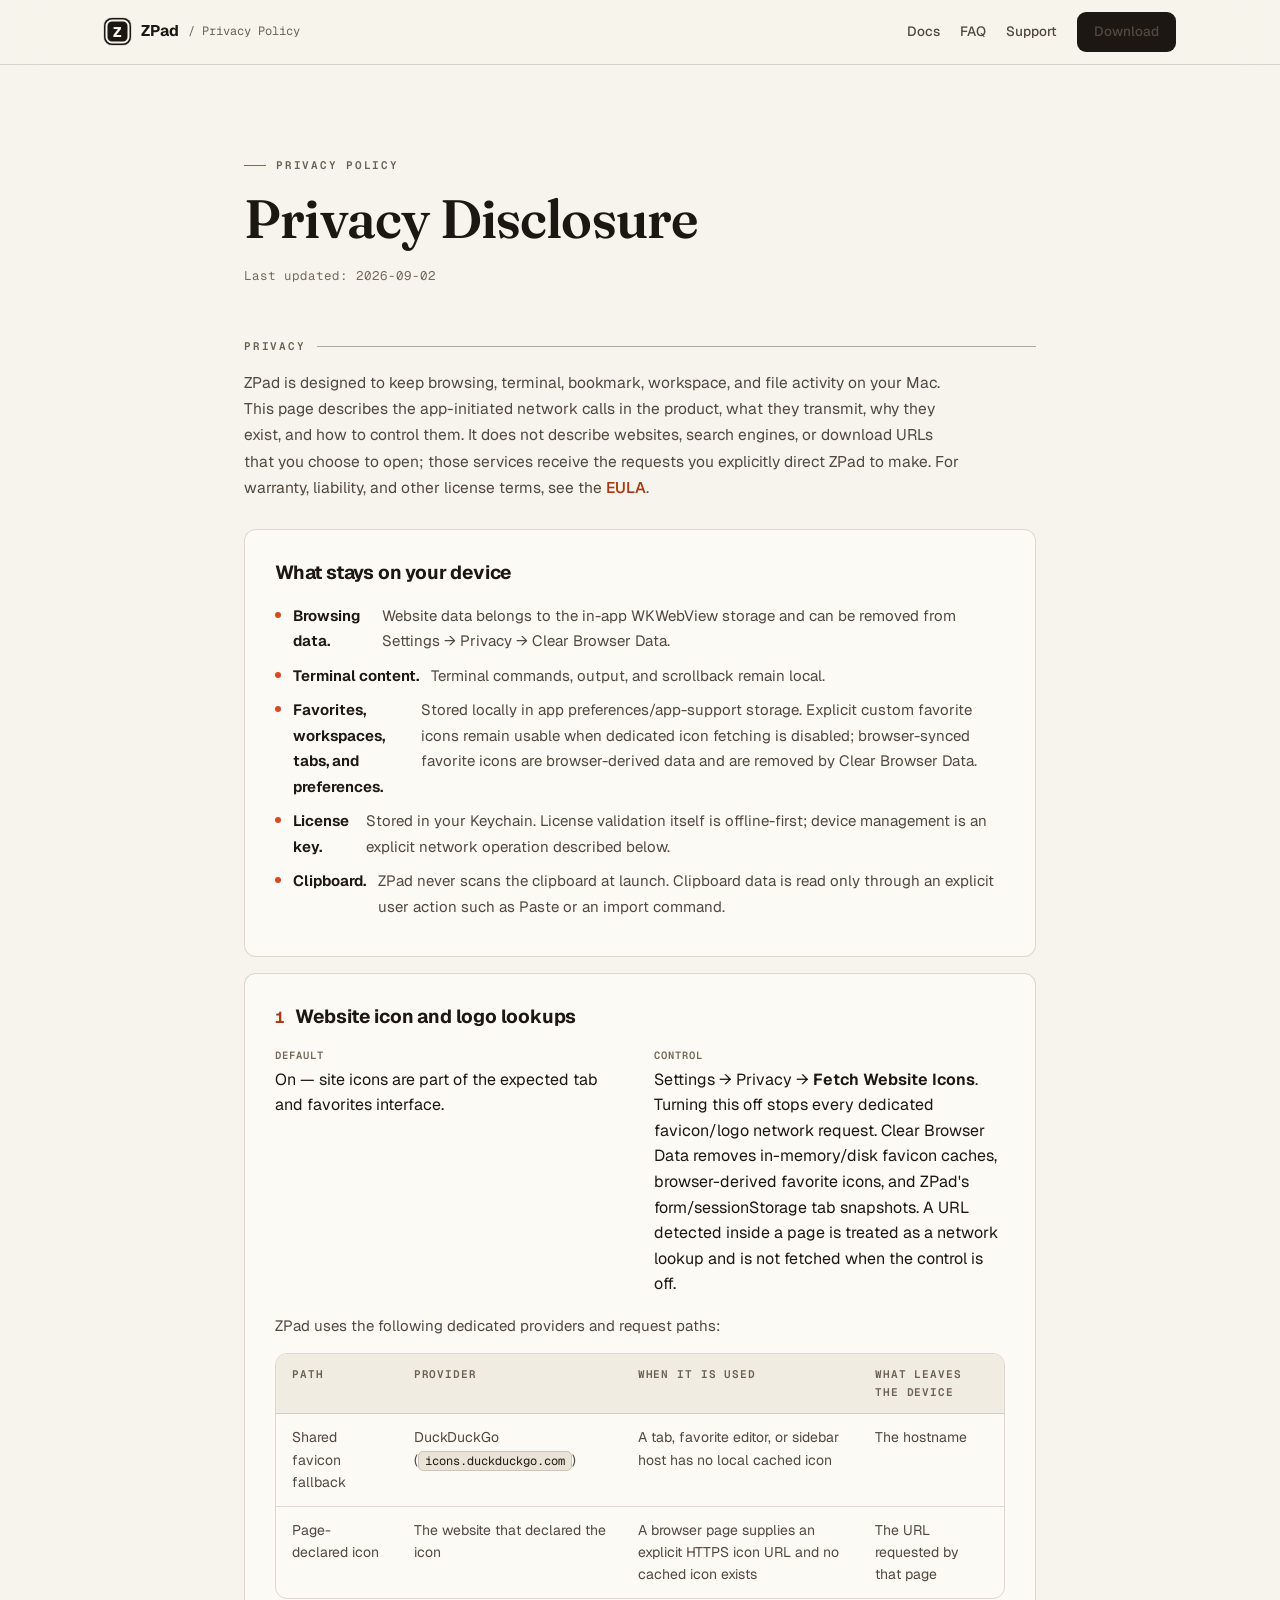
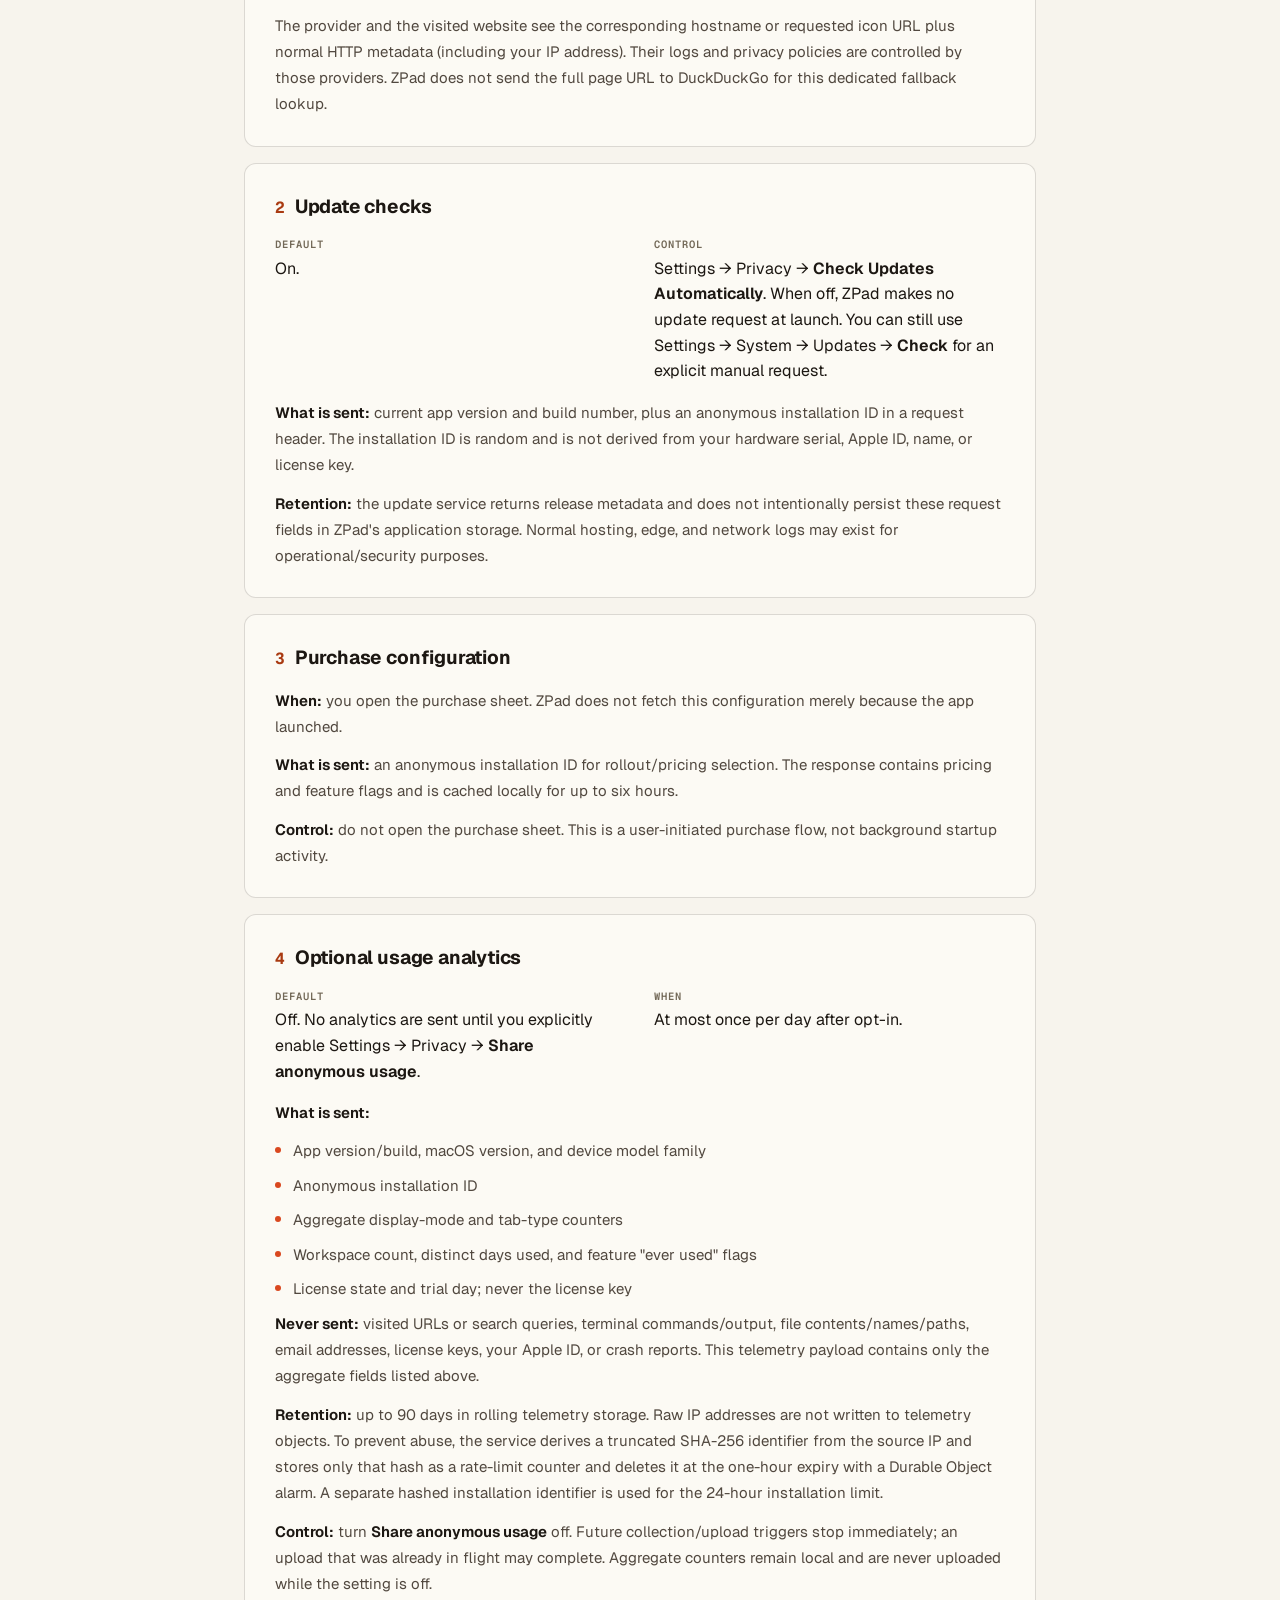
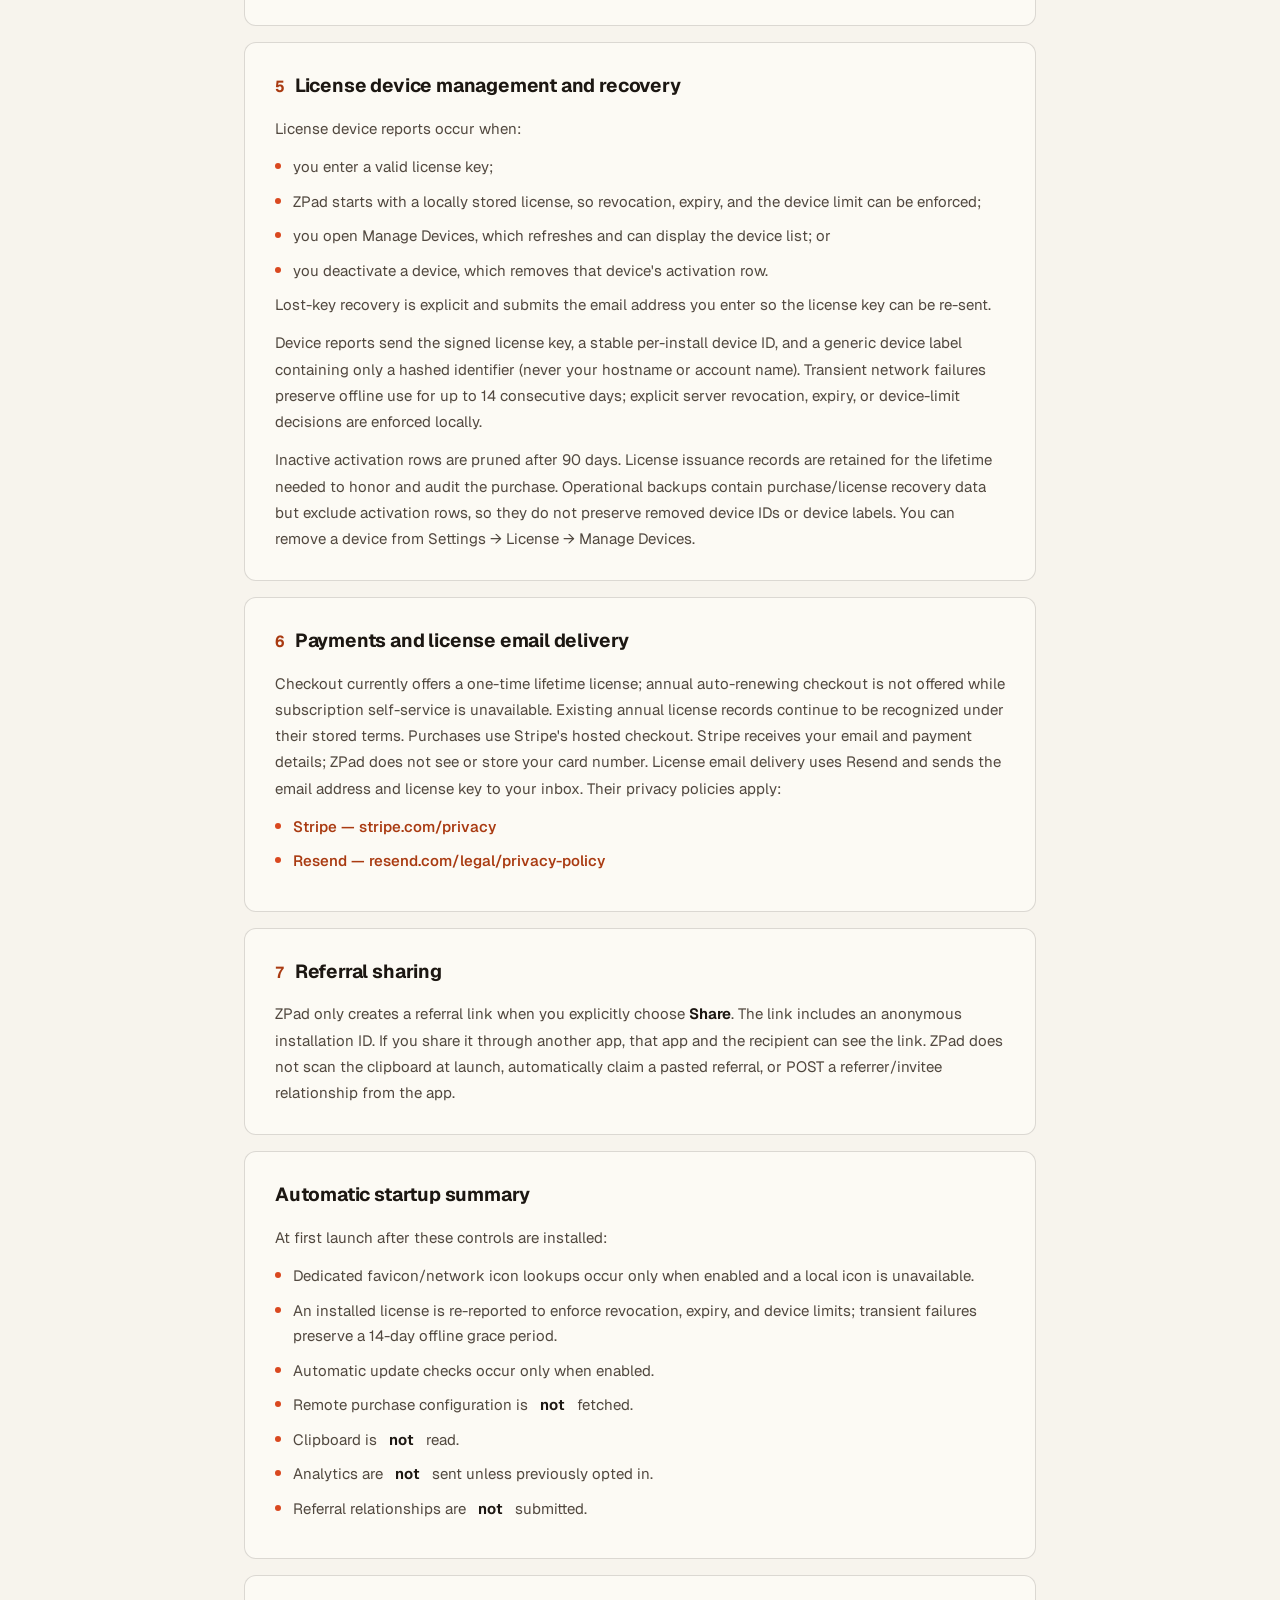
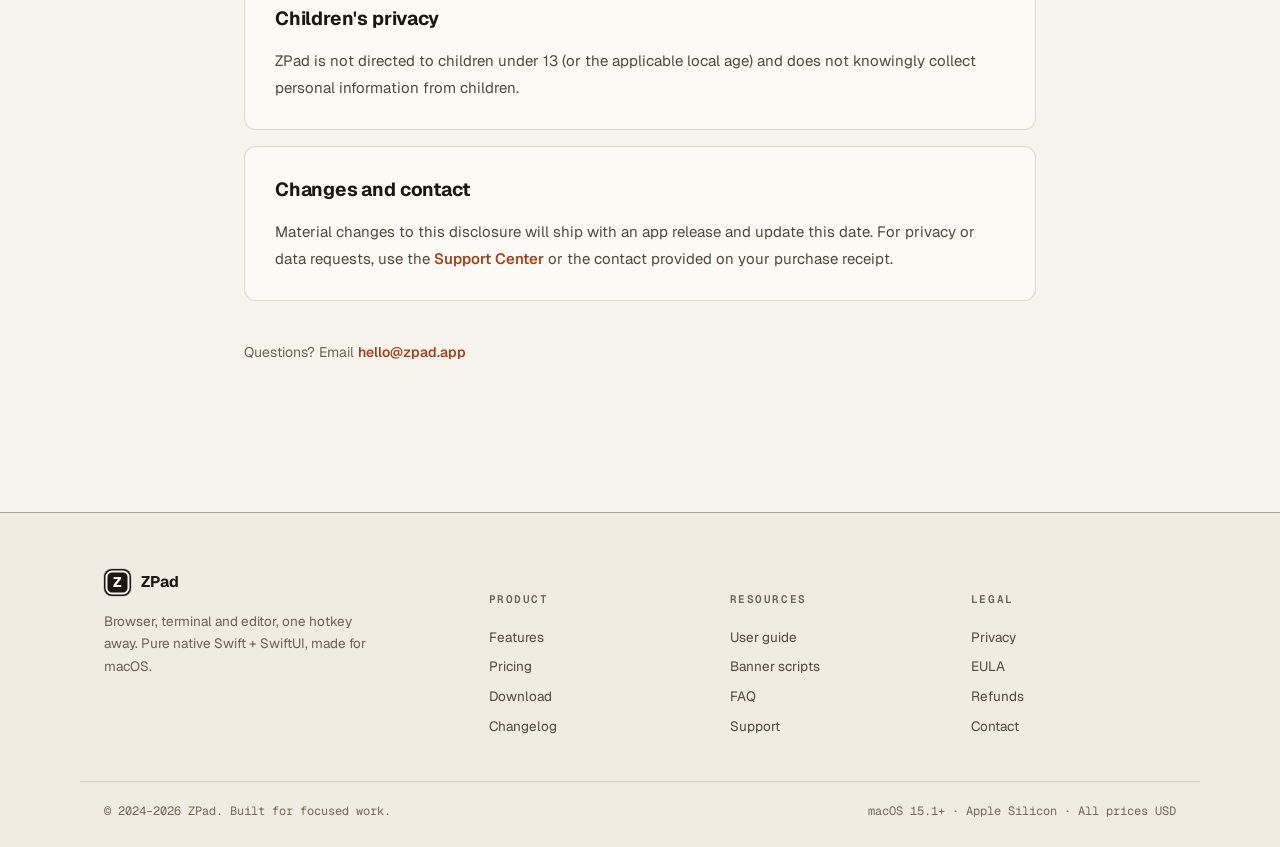
<file: privacy.html>
<!DOCTYPE html>
<html lang="en">
<head>
  <meta charset="UTF-8" />
  <meta name="viewport" content="width=device-width, initial-scale=1.0, viewport-fit=cover" />
  <meta name="theme-color" content="#F7F4ED" />
  <title>ZPad Privacy Policy — What the app does (and never does) with your data</title>
  <meta name="description" content="The complete ZPad privacy disclosure: every network call documented, analytics opt-in and off by default, all local data listed with its location on disk." />
  <meta name="robots" content="index, follow" />
  <link rel="canonical" href="https://zpad.app/privacy.html" />
  <link rel="icon" type="image/svg+xml" href="data:image/svg+xml,<svg xmlns='http://www.w3.org/2000/svg' viewBox='0 0 100 100'><rect width='100' height='100' rx='22' fill='%231C1712'/><rect x='7' y='7' width='86' height='86' rx='16' fill='none' stroke='%23F7F4ED' stroke-width='4'/><text x='50' y='71' font-size='58' font-family='-apple-system,sans-serif' font-weight='800' fill='%23F7F4ED' text-anchor='middle'>Z</text></svg>" />
  <meta property="og:type" content="website" />
  <meta property="og:site_name" content="ZPad" />
  <meta property="og:title" content="Privacy Policy — ZPad" />
  <meta property="og:description" content="The complete ZPad privacy disclosure: every network call documented, analytics opt-in and off by default, all local data listed with its location on disk." />
  <meta property="og:url" content="https://zpad.app/privacy.html" />
  <link rel="stylesheet" href="assets/site.css" />
  <link rel="preconnect" href="https://fonts.googleapis.com" />
  <link rel="preconnect" href="https://fonts.gstatic.com" crossorigin />
  <link href="https://fonts.googleapis.com/css2?family=Fraunces:ital,opsz,wght@0,9..144,400..700;1,9..144,400..700&family=Geist:wght@400;500;600;700;800&family=Geist+Mono:wght@400;500;600&display=swap" rel="stylesheet" />
</head>
<body>

<a class="skip-link" href="#main">Skip to content</a>

<header class="site-head">
  <div class="head-in">
    <a class="brand" href="index.html">
      <span class="brand-mark" aria-hidden="true">Z</span>
      <span class="brand-name">ZPad</span>
      <span class="head-crumb">/ Privacy Policy</span>
    </a>
    <nav class="head-links" aria-label="Site">
      <a href="docs.html">Docs</a>
      <a href="faq.html">FAQ</a>
      <a href="support.html">Support</a>
      <a class="btn btn-primary btn-sm" href="download.html">Download</a>
    </nav>
  </div>
</header>

<main class="page-main" id="main">
  <div class="page-head">
    <span class="kicker">Privacy Policy</span>
    <h1>Privacy Disclosure</h1>
    <p class="lede updated">Last updated: 2026-09-02</p>
  </div>
  <article class="policy">
<p class="section-label">Privacy</p>
    
    <p class="lede">ZPad is designed to keep browsing, terminal, bookmark, workspace, and file activity on your Mac. This page describes the app-initiated network calls in the product, what they transmit, why they exist, and how to control them. It does not describe websites, search engines, or download URLs that you choose to open; those services receive the requests you explicitly direct ZPad to make. For warranty, liability, and other license terms, see the <a href="eula.html">EULA</a>.</p>
    

    <div class="policy-card">
      <h2>What stays on your device</h2>
      <ul>
        <li><strong>Browsing data.</strong> Website data belongs to the in-app WKWebView storage and can be removed from Settings → Privacy → Clear Browser Data.</li>
        <li><strong>Terminal content.</strong> Terminal commands, output, and scrollback remain local.</li>
        <li><strong>Favorites, workspaces, tabs, and preferences.</strong> Stored locally in app preferences/app-support storage. Explicit custom favorite icons remain usable when dedicated icon fetching is disabled; browser-synced favorite icons are browser-derived data and are removed by Clear Browser Data.</li>
        <li><strong>License key.</strong> Stored in your Keychain. License validation itself is offline-first; device management is an explicit network operation described below.</li>
        <li><strong>Clipboard.</strong> ZPad never scans the clipboard at launch. Clipboard data is read only through an explicit user action such as Paste or an import command.</li>
      </ul>
    </div>

    <div class="policy-card">
      <h2><span class="card-index">1</span>Website icon and logo lookups</h2>
      <div class="meta-grid">
        <div><div class="meta-key">Default</div>On — site icons are part of the expected tab and favorites interface.</div>
        <div><div class="meta-key">Control</div>Settings → Privacy → <strong>Fetch Website Icons</strong>. Turning this off stops every dedicated favicon/logo network request. Clear Browser Data removes in-memory/disk favicon caches, browser-derived favorite icons, and ZPad's form/sessionStorage tab snapshots. A URL detected inside a page is treated as a network lookup and is not fetched when the control is off.</div>
      </div>
      <p style="margin-top:16px;">ZPad uses the following dedicated providers and request paths:</p>
      <div class="policy-table-wrap">
        <table class="policy-table">
          <thead><tr><th>Path</th><th>Provider</th><th>When it is used</th><th>What leaves the device</th></tr></thead>
          <tbody>
            <tr><td>Shared favicon fallback</td><td>DuckDuckGo (<code>icons.duckduckgo.com</code>)</td><td>A tab, favorite editor, or sidebar host has no local cached icon</td><td>The hostname</td></tr>
            <tr><td>Page-declared icon</td><td>The website that declared the icon</td><td>A browser page supplies an explicit HTTPS icon URL and no cached icon exists</td><td>The URL requested by that page</td></tr>
          </tbody>
        </table>
      </div>
      <p style="margin-top:14px;">The provider and the visited website see the corresponding hostname or requested icon URL plus normal HTTP metadata (including your IP address). Their logs and privacy policies are controlled by those providers. ZPad does not send the full page URL to DuckDuckGo for this dedicated fallback lookup.</p>
    </div>

    <div class="policy-card">
      <h2><span class="card-index">2</span>Update checks</h2>
      <div class="meta-grid">
        <div><div class="meta-key">Default</div>On.</div>
        <div><div class="meta-key">Control</div>Settings → Privacy → <strong>Check Updates Automatically</strong>. When off, ZPad makes no update request at launch. You can still use Settings → System → Updates → <strong>Check</strong> for an explicit manual request.</div>
      </div>
      <p style="margin-top:16px;"><strong>What is sent:</strong> current app version and build number, plus an anonymous installation ID in a request header. The installation ID is random and is not derived from your hardware serial, Apple ID, name, or license key.</p>
      <p><strong>Retention:</strong> the update service returns release metadata and does not intentionally persist these request fields in ZPad's application storage. Normal hosting, edge, and network logs may exist for operational/security purposes.</p>
    </div>

    <div class="policy-card">
      <h2><span class="card-index">3</span>Purchase configuration</h2>
      <p><strong>When:</strong> you open the purchase sheet. ZPad does not fetch this configuration merely because the app launched.</p>
      <p><strong>What is sent:</strong> an anonymous installation ID for rollout/pricing selection. The response contains pricing and feature flags and is cached locally for up to six hours.</p>
      <p><strong>Control:</strong> do not open the purchase sheet. This is a user-initiated purchase flow, not background startup activity.</p>
    </div>

    <div class="policy-card">
      <h2><span class="card-index">4</span>Optional usage analytics</h2>
      <div class="meta-grid">
        <div><div class="meta-key">Default</div>Off. No analytics are sent until you explicitly enable Settings → Privacy → <strong>Share anonymous usage</strong>.</div>
        <div><div class="meta-key">When</div>At most once per day after opt-in.</div>
      </div>
      <p style="margin-top:16px;"><strong>What is sent:</strong></p>
      <ul>
        <li>App version/build, macOS version, and device model family</li>
        <li>Anonymous installation ID</li>
        <li>Aggregate display-mode and tab-type counters</li>
        <li>Workspace count, distinct days used, and feature "ever used" flags</li>
        <li>License state and trial day; never the license key</li>
      </ul>
      <p><strong>Never sent:</strong> visited URLs or search queries, terminal commands/output, file contents/names/paths, email addresses, license keys, your Apple ID, or crash reports. This telemetry payload contains only the aggregate fields listed above.</p>
      <p><strong>Retention:</strong> up to 90 days in rolling telemetry storage. Raw IP addresses are not written to telemetry objects. To prevent abuse, the service derives a truncated SHA-256 identifier from the source IP and stores only that hash as a rate-limit counter and deletes it at the one-hour expiry with a Durable Object alarm. A separate hashed installation identifier is used for the 24-hour installation limit.</p>
      <p><strong>Control:</strong> turn <strong>Share anonymous usage</strong> off. Future collection/upload triggers stop immediately; an upload that was already in flight may complete. Aggregate counters remain local and are never uploaded while the setting is off.</p>
    </div>

    <div class="policy-card">
      <h2><span class="card-index">5</span>License device management and recovery</h2>
      <p>License device reports occur when:</p>
      <ul>
        <li>you enter a valid license key;</li>
        <li>ZPad starts with a locally stored license, so revocation, expiry, and the device limit can be enforced;</li>
        <li>you open Manage Devices, which refreshes and can display the device list; or</li>
        <li>you deactivate a device, which removes that device's activation row.</li>
      </ul>
      <p>Lost-key recovery is explicit and submits the email address you enter so the license key can be re-sent.</p>
      <p>Device reports send the signed license key, a stable per-install device ID, and a generic device label containing only a hashed identifier (never your hostname or account name). Transient network failures preserve offline use for up to 14 consecutive days; explicit server revocation, expiry, or device-limit decisions are enforced locally.</p>
      <p>Inactive activation rows are pruned after 90 days. License issuance records are retained for the lifetime needed to honor and audit the purchase. Operational backups contain purchase/license recovery data but exclude activation rows, so they do not preserve removed device IDs or device labels. You can remove a device from Settings → License → Manage Devices.</p>
    </div>

    <div class="policy-card">
      <h2><span class="card-index">6</span>Payments and license email delivery</h2>
      <p>Checkout currently offers a one-time lifetime license; annual auto-renewing checkout is not offered while subscription self-service is unavailable. Existing annual license records continue to be recognized under their stored terms. Purchases use Stripe's hosted checkout. Stripe receives your email and payment details; ZPad does not see or store your card number. License email delivery uses Resend and sends the email address and license key to your inbox. Their privacy policies apply:</p>
      <ul>
        <li><a href="https://stripe.com/privacy" target="_blank" rel="noopener">Stripe — stripe.com/privacy</a></li>
        <li><a href="https://resend.com/legal/privacy-policy" target="_blank" rel="noopener">Resend — resend.com/legal/privacy-policy</a></li>
      </ul>
    </div>

    <div class="policy-card">
      <h2><span class="card-index">7</span>Referral sharing</h2>
      <p>ZPad only creates a referral link when you explicitly choose <strong>Share</strong>. The link includes an anonymous installation ID. If you share it through another app, that app and the recipient can see the link. ZPad does not scan the clipboard at launch, automatically claim a pasted referral, or POST a referrer/invitee relationship from the app.</p>
    </div>

    <div class="policy-card">
      <h2>Automatic startup summary</h2>
      <p>At first launch after these controls are installed:</p>
      <ul>
        <li>Dedicated favicon/network icon lookups occur only when enabled and a local icon is unavailable.</li>
        <li>An installed license is re-reported to enforce revocation, expiry, and device limits; transient failures preserve a 14-day offline grace period.</li>
        <li>Automatic update checks occur only when enabled.</li>
        <li>Remote purchase configuration is <strong>not</strong> fetched.</li>
        <li>Clipboard is <strong>not</strong> read.</li>
        <li>Analytics are <strong>not</strong> sent unless previously opted in.</li>
        <li>Referral relationships are <strong>not</strong> submitted.</li>
      </ul>
    </div>

    <div class="policy-card">
      <h2>Children's privacy</h2>
      <p>ZPad is not directed to children under 13 (or the applicable local age) and does not knowingly collect personal information from children.</p>
    </div>

    <div class="policy-card">
      <h2>Changes and contact</h2>
      <p>Material changes to this disclosure will ship with an app release and update this date. For privacy or data requests, use the <a href="support.html">Support Center</a> or the contact provided on your purchase receipt.</p>
    </div>

    <p class="contact-note">Questions? Email <a href="mailto:hello@zpad.app?subject=ZPad%20Privacy">hello@zpad.app</a></p>
  </article>
</main>

<footer class="site-foot">
  <div class="foot-grid">
    <div class="foot-brand">
      <div class="brand">
        <span class="brand-mark" aria-hidden="true">Z</span>
        <span class="brand-name">ZPad</span>
      </div>
      <p>Browser, terminal and editor, one hotkey away. Pure native Swift + SwiftUI, made for macOS.</p>
    </div>
    <div class="foot-col">
      <h4>Product</h4>
      <a href="index.html#features">Features</a>
      <a href="index.html#pricing">Pricing</a>
      <a href="download.html">Download</a>
      <a href="changelog.html">Changelog</a>
    </div>
    <div class="foot-col">
      <h4>Resources</h4>
      <a href="docs.html">User guide</a>
      <a href="banners.html">Banner scripts</a>
      <a href="faq.html">FAQ</a>
      <a href="support.html">Support</a>
    </div>
    <div class="foot-col">
      <h4>Legal</h4>
      <a href="privacy.html">Privacy</a>
      <a href="eula.html">EULA</a>
      <a href="refund.html">Refunds</a>
      <a href="mailto:hello@zpad.app">Contact</a>
    </div>
  </div>
  <div class="foot-bottom">
    <span>© 2024–2026 ZPad. Built for focused work.</span>
    <span>macOS 15.1+ · Apple Silicon · All prices USD</span>
  </div>
</footer>

</body>
</html>
</file>
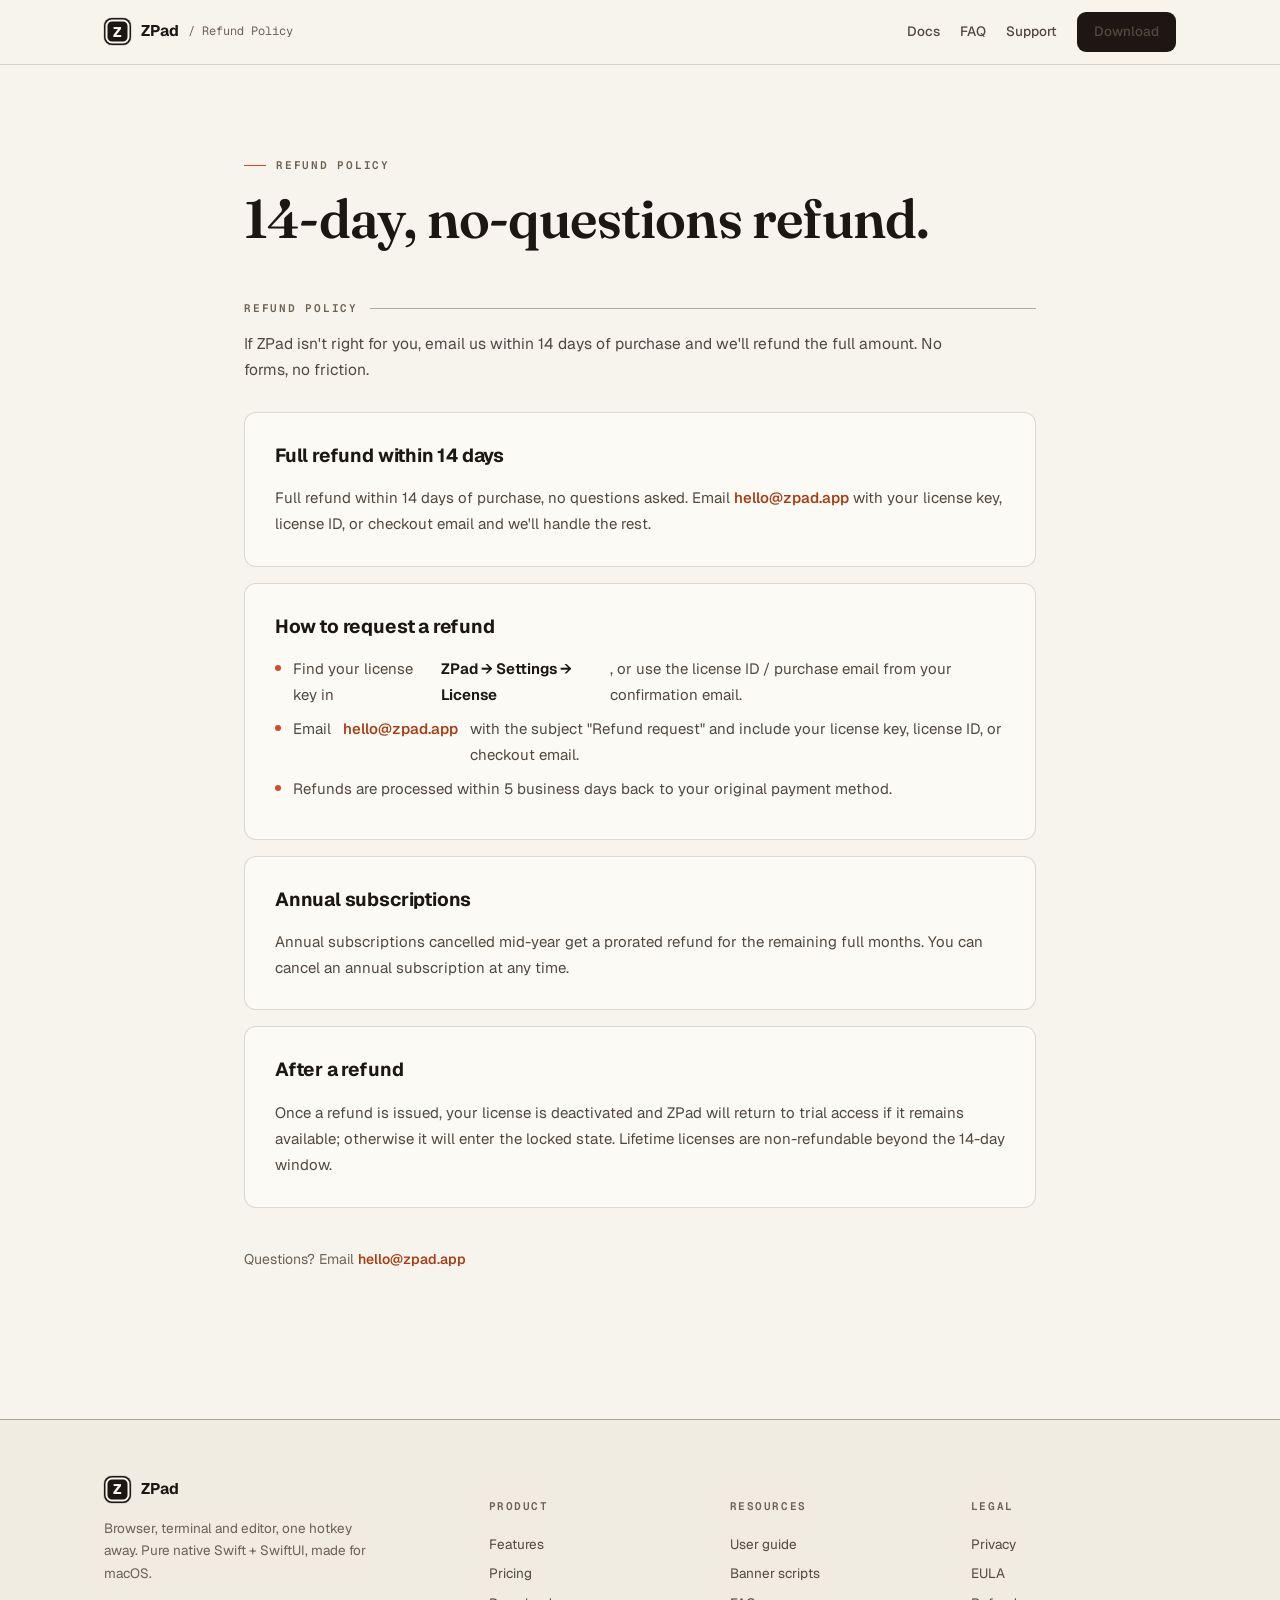
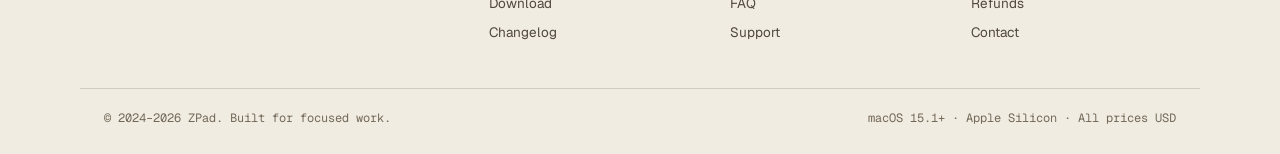
<file: refund.html>
<!DOCTYPE html>
<html lang="en">
<head>
  <meta charset="UTF-8" />
  <meta name="viewport" content="width=device-width, initial-scale=1.0, viewport-fit=cover" />
  <meta name="theme-color" content="#F7F4ED" />
  <title>ZPad Refund Policy — 14 days, no questions asked</title>
  <meta name="description" content="ZPad refund policy: full refund within 14 days of purchase, how to request one, how long it takes, and the few edge cases." />
  <meta name="robots" content="index, follow" />
  <link rel="canonical" href="https://zpad.app/refund.html" />
  <link rel="icon" type="image/svg+xml" href="data:image/svg+xml,<svg xmlns='http://www.w3.org/2000/svg' viewBox='0 0 100 100'><rect width='100' height='100' rx='22' fill='%231C1712'/><rect x='7' y='7' width='86' height='86' rx='16' fill='none' stroke='%23F7F4ED' stroke-width='4'/><text x='50' y='71' font-size='58' font-family='-apple-system,sans-serif' font-weight='800' fill='%23F7F4ED' text-anchor='middle'>Z</text></svg>" />
  <meta property="og:type" content="website" />
  <meta property="og:site_name" content="ZPad" />
  <meta property="og:title" content="Refund Policy — ZPad" />
  <meta property="og:description" content="ZPad refund policy: full refund within 14 days of purchase, how to request one, how long it takes, and the few edge cases." />
  <meta property="og:url" content="https://zpad.app/refund.html" />
  <link rel="stylesheet" href="assets/site.css" />
  <link rel="preconnect" href="https://fonts.googleapis.com" />
  <link rel="preconnect" href="https://fonts.gstatic.com" crossorigin />
  <link href="https://fonts.googleapis.com/css2?family=Fraunces:ital,opsz,wght@0,9..144,400..700;1,9..144,400..700&family=Geist:wght@400;500;600;700;800&family=Geist+Mono:wght@400;500;600&display=swap" rel="stylesheet" />
</head>
<body>

<a class="skip-link" href="#main">Skip to content</a>

<header class="site-head">
  <div class="head-in">
    <a class="brand" href="index.html">
      <span class="brand-mark" aria-hidden="true">Z</span>
      <span class="brand-name">ZPad</span>
      <span class="head-crumb">/ Refund Policy</span>
    </a>
    <nav class="head-links" aria-label="Site">
      <a href="docs.html">Docs</a>
      <a href="faq.html">FAQ</a>
      <a href="support.html">Support</a>
      <a class="btn btn-primary btn-sm" href="download.html">Download</a>
    </nav>
  </div>
</header>

<main class="page-main" id="main">
  <div class="page-head">
    <span class="kicker">Refund Policy</span>
    <h1>14-day, no-questions refund.</h1>
    <p class="lede updated"></p>
  </div>
  <article class="policy">
<p class="section-label">Refund Policy</p>
    
    <p class="lede">If ZPad isn't right for you, email us within 14 days of purchase and we'll refund the full amount. No forms, no friction.</p>

    <div class="policy-card">
      <h2>Full refund within 14 days</h2>
      <p>Full refund within 14 days of purchase, no questions asked. Email <a href="mailto:hello@zpad.app?subject=ZPad%20Refund">hello@zpad.app</a> with your license key, license ID, or checkout email and we'll handle the rest.</p>
    </div>

    <div class="policy-card">
      <h2>How to request a refund</h2>
      <ul>
        <li>Find your license key in <strong>ZPad → Settings → License</strong>, or use the license ID / purchase email from your confirmation email.</li>
        <li>Email <a href="mailto:hello@zpad.app?subject=ZPad%20Refund">hello@zpad.app</a> with the subject "Refund request" and include your license key, license ID, or checkout email.</li>
        <li>Refunds are processed within 5 business days back to your original payment method.</li>
      </ul>
    </div>

    <div class="policy-card">
      <h2>Annual subscriptions</h2>
      <p>Annual subscriptions cancelled mid-year get a prorated refund for the remaining full months. You can cancel an annual subscription at any time.</p>
    </div>

    <div class="policy-card">
      <h2>After a refund</h2>
      <p>Once a refund is issued, your license is deactivated and ZPad will return to trial access if it remains available; otherwise it will enter the locked state. Lifetime licenses are non-refundable beyond the 14-day window.</p>
    </div>

    <p class="contact-note">Questions? Email <a href="mailto:hello@zpad.app?subject=ZPad%20Support">hello@zpad.app</a></p>
  </article>
</main>

<footer class="site-foot">
  <div class="foot-grid">
    <div class="foot-brand">
      <div class="brand">
        <span class="brand-mark" aria-hidden="true">Z</span>
        <span class="brand-name">ZPad</span>
      </div>
      <p>Browser, terminal and editor, one hotkey away. Pure native Swift + SwiftUI, made for macOS.</p>
    </div>
    <div class="foot-col">
      <h4>Product</h4>
      <a href="index.html#features">Features</a>
      <a href="index.html#pricing">Pricing</a>
      <a href="download.html">Download</a>
      <a href="changelog.html">Changelog</a>
    </div>
    <div class="foot-col">
      <h4>Resources</h4>
      <a href="docs.html">User guide</a>
      <a href="banners.html">Banner scripts</a>
      <a href="faq.html">FAQ</a>
      <a href="support.html">Support</a>
    </div>
    <div class="foot-col">
      <h4>Legal</h4>
      <a href="privacy.html">Privacy</a>
      <a href="eula.html">EULA</a>
      <a href="refund.html">Refunds</a>
      <a href="mailto:hello@zpad.app">Contact</a>
    </div>
  </div>
  <div class="foot-bottom">
    <span>© 2024–2026 ZPad. Built for focused work.</span>
    <span>macOS 15.1+ · Apple Silicon · All prices USD</span>
  </div>
</footer>

</body>
</html>
</file>
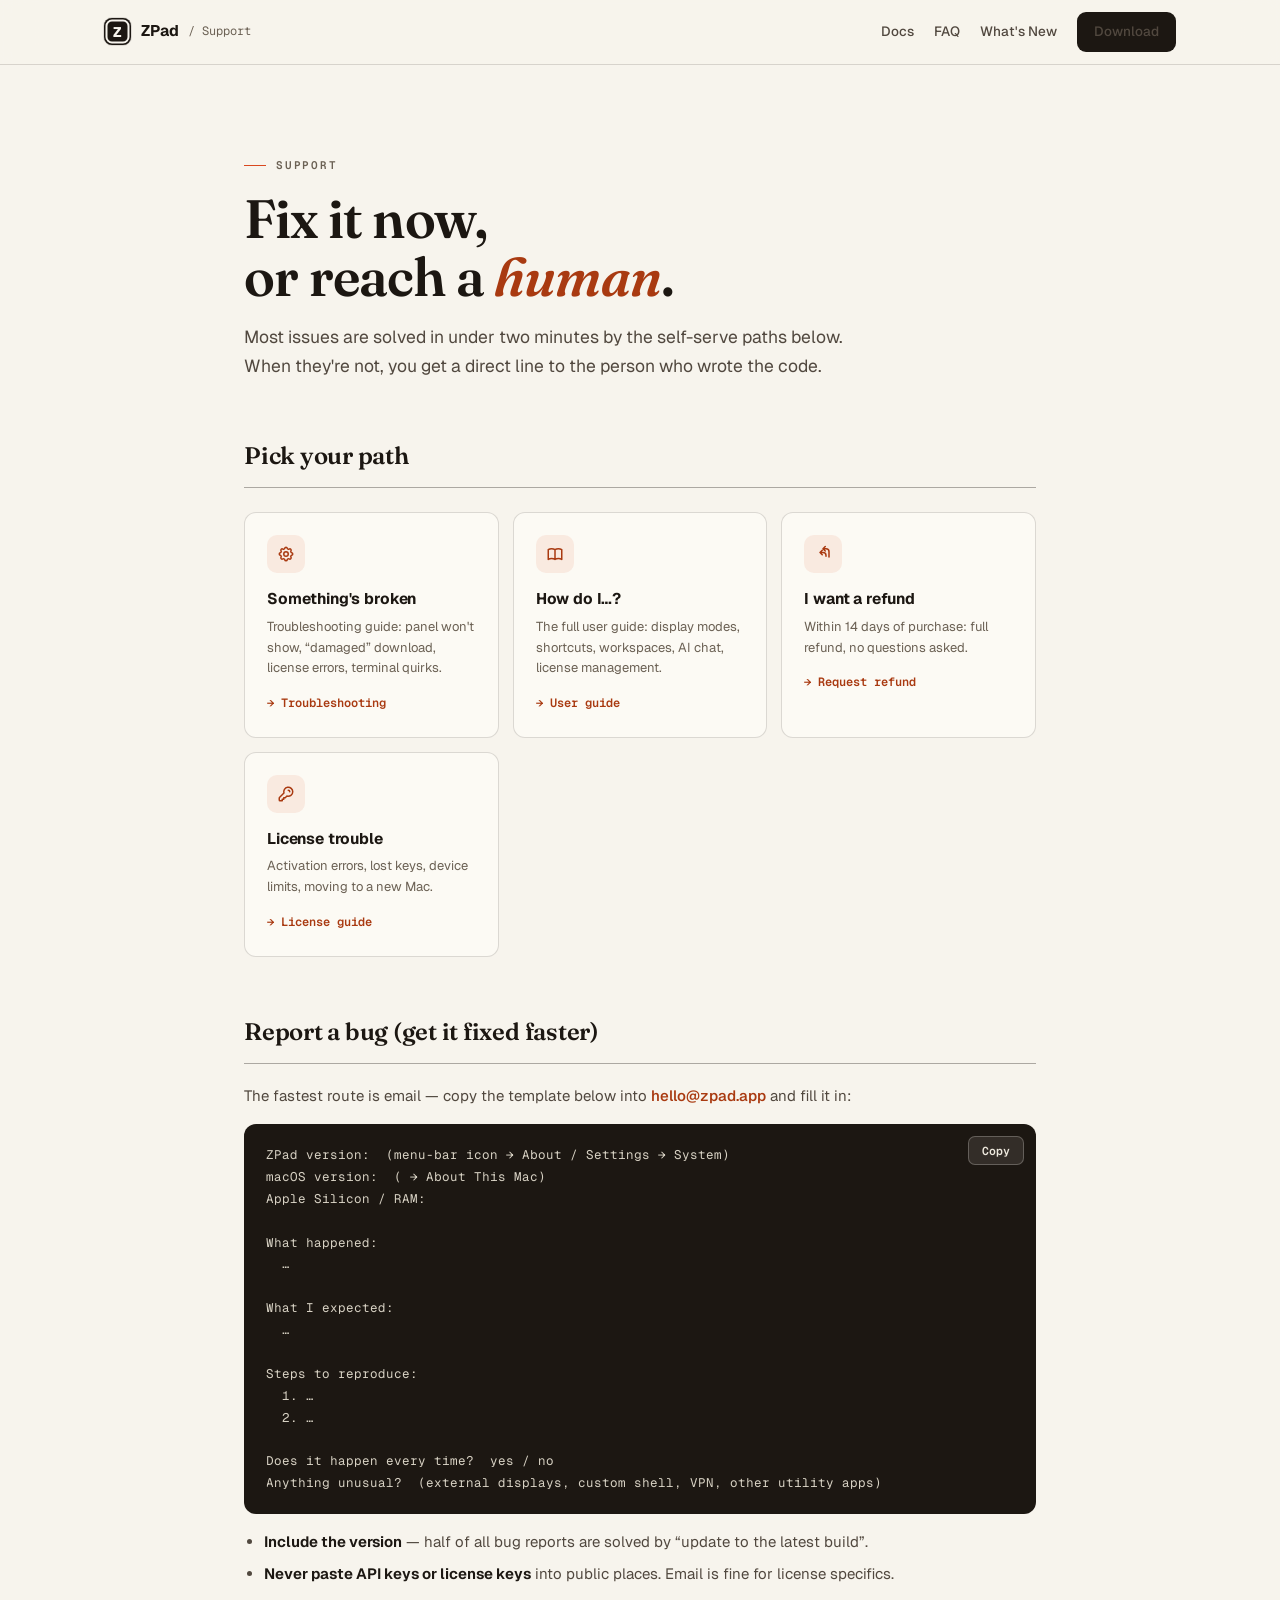
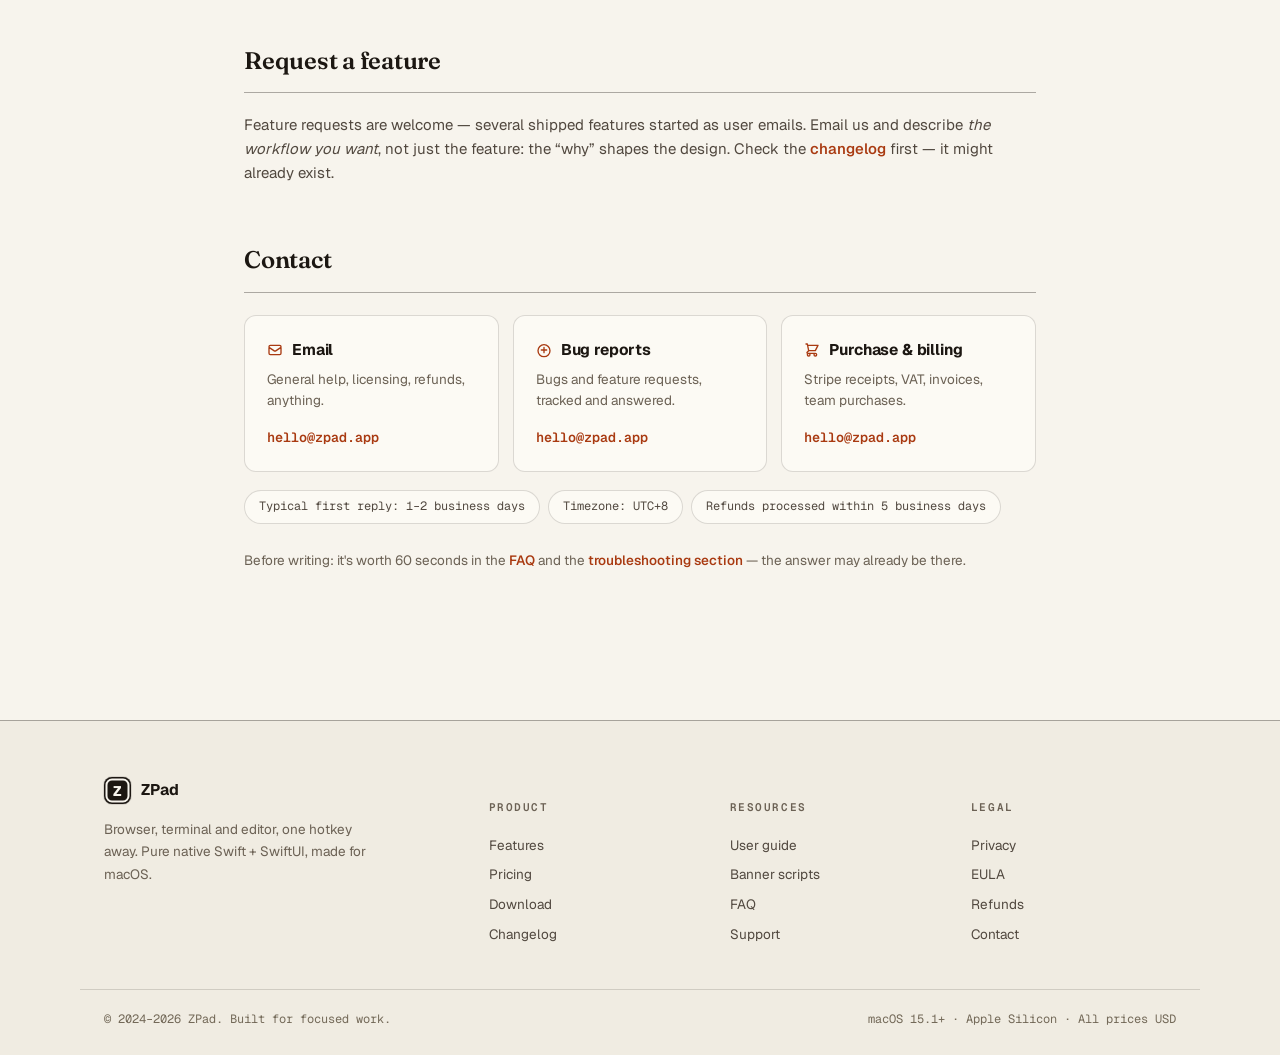
<file: support.html>
<!DOCTYPE html>
<html lang="en">
<head>
  <meta charset="UTF-8" />
  <meta name="viewport" content="width=device-width, initial-scale=1.0, viewport-fit=cover" />
  <meta name="theme-color" content="#F7F4ED" />
  <title>ZPad Support — Self-serve fixes, bug reports, refunds, contact</title>
  <meta name="description" content="Get help with ZPad: instant self-serve fixes for common issues, a bug-report template that gets fast answers, refund requests, license recovery, and direct email support." />
  <meta name="robots" content="index, follow" />
  <link rel="canonical" href="https://zpad.app/support.html" />
  <link rel="icon" type="image/svg+xml" href="data:image/svg+xml,<svg xmlns='http://www.w3.org/2000/svg' viewBox='0 0 100 100'><rect width='100' height='100' rx='22' fill='%231C1712'/><rect x='7' y='7' width='86' height='86' rx='16' fill='none' stroke='%23F7F4ED' stroke-width='4'/><text x='50' y='71' font-size='58' font-family='-apple-system,sans-serif' font-weight='800' fill='%23F7F4ED' text-anchor='middle'>Z</text></svg>" />
  <meta property="og:type" content="website" />
  <meta property="og:site_name" content="ZPad" />
  <meta property="og:title" content="ZPad Support" />
  <meta property="og:description" content="Self-serve fixes, bug-report templates, refunds, and a direct line to the developer." />
  <meta property="og:url" content="https://zpad.app/support.html" />
  <link rel="stylesheet" href="assets/site.css" />
  <link rel="preconnect" href="https://fonts.googleapis.com" />
  <link rel="preconnect" href="https://fonts.gstatic.com" crossorigin />
  <link href="https://fonts.googleapis.com/css2?family=Fraunces:ital,opsz,wght@0,9..144,400..700;1,9..144,400..700&family=Geist:wght@400;500;600;700;800&family=Geist+Mono:wght@400;500;600&display=swap" rel="stylesheet" />
  <style>
    h2.sect {
      font-family: var(--font-display); font-optical-sizing: auto;
      font-size: 24px; font-weight: 600; letter-spacing: -0.01em;
      padding-bottom: 12px; margin: 56px 0 20px;
      border-bottom: 1px solid var(--line-strong);
      scroll-margin-top: 100px;
    }
  </style>
</head>
<body>

<a class="skip-link" href="#main">Skip to content</a>

<header class="site-head">
  <div class="head-in">
    <a class="brand" href="index.html">
      <span class="brand-mark" aria-hidden="true">Z</span>
      <span class="brand-name">ZPad</span>
      <span class="head-crumb">/ Support</span>
    </a>
    <nav class="head-links" aria-label="Site">
      <a href="docs.html">Docs</a>
      <a href="faq.html">FAQ</a>
      <a href="changelog.html">What's New</a>
      <a class="btn btn-primary btn-sm" href="download.html">Download</a>
    </nav>
  </div>
</header>

<main class="page-main" id="main">
  <div class="page-head">
    <span class="kicker">Support</span>
    <h1>Fix it now,<br>or reach a <em>human</em>.</h1>
    <p class="lede">Most issues are solved in under two minutes by the self-serve paths below. When they're not, you get a direct line to the person who wrote the code.</p>
  </div>

  <h2 class="sect" id="paths">Pick your path</h2>
  <div class="path-grid">
    <a class="path-card" href="docs.html#troubleshooting">
      <div class="ic"><svg fill="none" stroke="currentColor" viewBox="0 0 24 24"><path stroke-linecap="round" stroke-linejoin="round" stroke-width="2" d="M10.325 4.317c.426-1.756 2.924-1.756 3.35 0a1.724 1.724 0 002.573 1.066c1.543-.94 3.31.826 2.37 2.37a1.724 1.724 0 001.065 2.572c1.756.426 1.756 2.924 0 3.35a1.724 1.724 0 00-1.066 2.573c.94 1.543-.826 3.31-2.37 2.37a1.724 1.724 0 00-2.572 1.065c-.426 1.756-2.924 1.756-3.35 0a1.724 1.724 0 00-2.573-1.066c-1.543.94-3.31-.826-2.37-2.37a1.724 1.724 0 00-1.065-2.572c-1.756-.426-1.756-2.924 0-3.35a1.724 1.724 0 001.066-2.573c-.94-1.543.826-3.31 2.37-2.37.996.608 2.296.07 2.572-1.065z"/><path stroke-linecap="round" stroke-linejoin="round" stroke-width="2" d="M15 12a3 3 0 11-6 0 3 3 0 016 0z"/></svg></div>
      <h3>Something's broken</h3>
      <p>Troubleshooting guide: panel won't show, “damaged” download, license errors, terminal quirks.</p>
      <span class="arr">→ Troubleshooting</span>
    </a>
    <a class="path-card" href="docs.html">
      <div class="ic"><svg fill="none" stroke="currentColor" viewBox="0 0 24 24"><path stroke-linecap="round" stroke-linejoin="round" stroke-width="2" d="M12 6.253v13m0-13C10.832 5.477 9.246 5 7.5 5S4.168 5.477 3 6.253v13C4.168 18.477 5.754 18 7.5 18s3.332.477 4.5 1.253m0-13C13.168 5.477 14.754 5 16.5 5c1.747 0 3.332.477 4.5 1.253v13C19.832 18.477 18.247 18 16.5 18c-1.746 0-3.332.477-4.5 1.253"/></svg></div>
      <h3>How do I…?</h3>
      <p>The full user guide: display modes, shortcuts, workspaces, AI chat, license management.</p>
      <span class="arr">→ User guide</span>
    </a>
    <a class="path-card" href="mailto:hello@zpad.app?subject=ZPad%20Refund">
      <div class="ic"><svg fill="none" stroke="currentColor" viewBox="0 0 24 24"><path stroke-linecap="round" stroke-linejoin="round" stroke-width="2" d="M16 15v-1a4 4 0 00-4-4H8m0 0l3 3m-3-3l3-3m9 9V9a4 4 0 00-4-4h-4m0 0l3-3m-3 3l3 3"/></svg></div>
      <h3>I want a refund</h3>
      <p>Within 14 days of purchase: full refund, no questions asked.</p>
      <span class="arr">→ Request refund</span>
    </a>
    <a class="path-card" href="docs.html#license">
      <div class="ic"><svg fill="none" stroke="currentColor" viewBox="0 0 24 24"><path stroke-linecap="round" stroke-linejoin="round" stroke-width="2" d="M15 7a2 2 0 012 2m4 0a6 6 0 01-7.743 5.743L11 17H9v2H7v2H4a1 1 0 01-1-1v-2.586a1 1 0 01.293-.707l5.964-5.964A6 6 0 1121 9z"/></svg></div>
      <h3>License trouble</h3>
      <p>Activation errors, lost keys, device limits, moving to a new Mac.</p>
      <span class="arr">→ License guide</span>
    </a>
  </div>

  <h2 class="sect" id="bug">Report a bug (get it fixed faster)</h2>
  <p>The fastest route is email — copy the template below into <a href="mailto:hello@zpad.app?subject=ZPad%20Bug%20Report">hello@zpad.app</a> and fill it in:</p>

  <div class="bug-template">
    <button class="copy-btn" id="copyBug" onclick="copyBugTemplate()">Copy</button>
    <pre id="bugTemplate">ZPad version:  (menu-bar icon → About / Settings → System)
macOS version:  ( → About This Mac)
Apple Silicon / RAM:

What happened:
  …

What I expected:
  …

Steps to reproduce:
  1. …
  2. …

Does it happen every time?  yes / no
Anything unusual?  (external displays, custom shell, VPN, other utility apps)</pre>
  </div>

  <ul style="margin:14px 0 0 20px;list-style:disc;color:var(--ink-2);font-size:15px;">
    <li style="margin-bottom:8px;"><strong>Include the version</strong> — half of all bug reports are solved by “update to the latest build”.</li>
    <li><strong>Never paste API keys or license keys</strong> into public places. Email is fine for license specifics.</li>
  </ul>

  <h2 class="sect" id="feature">Request a feature</h2>
  <p>Feature requests are welcome — several shipped features started as user emails. Email us and describe <em>the workflow you want</em>, not just the feature: the “why” shapes the design. Check the <a href="changelog.html">changelog</a> first — it might already exist.</p>

  <h2 class="sect" id="contact">Contact</h2>
  <div class="contact-cards">
    <div class="contact-card">
      <h3><svg fill="none" stroke="currentColor" viewBox="0 0 24 24"><path stroke-linecap="round" stroke-linejoin="round" stroke-width="2" d="M3 8l7.89 5.26a2 2 0 002.22 0L21 8M5 19h14a2 2 0 002-2V7a2 2 0 00-2-2H5a2 2 0 00-2 2v10a2 2 0 002 2z"/></svg>Email</h3>
      <p>General help, licensing, refunds, anything.</p>
      <a class="cc-link" href="mailto:hello@zpad.app">hello@zpad.app</a>
    </div>
    <div class="contact-card">
      <h3><svg fill="none" stroke="currentColor" viewBox="0 0 24 24"><path stroke-linecap="round" stroke-linejoin="round" stroke-width="2" d="M8 12h8m-4-4v8m0-12a9 9 0 100 18 9 9 0 000-18z"/></svg>Bug reports</h3>
      <p>Bugs and feature requests, tracked and answered.</p>
      <a class="cc-link" href="mailto:hello@zpad.app?subject=ZPad%20Bug%20Report">hello@zpad.app</a>
    </div>
    <div class="contact-card">
      <h3><svg fill="none" stroke="currentColor" viewBox="0 0 24 24"><path stroke-linecap="round" stroke-linejoin="round" stroke-width="2" d="M3 3h2l.4 2M7 13h10l4-8H5.4M7 13L5.4 5M7 13l-2.293 2.293c-.63.63-.184 1.707.707 1.707H17m0 0a2 2 0 100 4 2 2 0 000-4zm-8 2a2 2 0 11-4 0 2 2 0 014 0z"/></svg>Purchase &amp; billing</h3>
      <p>Stripe receipts, VAT, invoices, team purchases.</p>
      <a class="cc-link" href="mailto:hello@zpad.app?subject=ZPad%20Billing">hello@zpad.app</a>
    </div>
  </div>
  <div class="sla">
    <span>Typical first reply: 1–2 business days</span>
    <span>Timezone: UTC+8</span>
    <span>Refunds processed within 5 business days</span>
  </div>
  <p style="margin-top:26px;font-size:13.5px;color:var(--ink-3);">Before writing: it's worth 60 seconds in the <a href="faq.html">FAQ</a> and the <a href="docs.html#troubleshooting">troubleshooting section</a> — the answer may already be there.</p>
</main>

<footer class="site-foot">
  <div class="foot-grid">
    <div class="foot-brand">
      <div class="brand">
        <span class="brand-mark" aria-hidden="true">Z</span>
        <span class="brand-name">ZPad</span>
      </div>
      <p>Browser, terminal and editor, one hotkey away. Pure native Swift + SwiftUI, made for macOS.</p>
    </div>
    <div class="foot-col">
      <h4>Product</h4>
      <a href="index.html#features">Features</a>
      <a href="index.html#pricing">Pricing</a>
      <a href="download.html">Download</a>
      <a href="changelog.html">Changelog</a>
    </div>
    <div class="foot-col">
      <h4>Resources</h4>
      <a href="docs.html">User guide</a>
      <a href="banners.html">Banner scripts</a>
      <a href="faq.html">FAQ</a>
      <a href="support.html">Support</a>
    </div>
    <div class="foot-col">
      <h4>Legal</h4>
      <a href="privacy.html">Privacy</a>
      <a href="eula.html">EULA</a>
      <a href="refund.html">Refunds</a>
      <a href="mailto:hello@zpad.app">Contact</a>
    </div>
  </div>
  <div class="foot-bottom">
    <span>© 2024–2026 ZPad. Built for focused work.</span>
    <span>macOS 15.1+ · Apple Silicon · All prices USD</span>
  </div>
</footer>

<script>
function copyBugTemplate() {
  const text = document.getElementById('bugTemplate').innerText;
  const btn = document.getElementById('copyBug');
  const done = () => { btn.textContent = 'Copied ✓'; btn.classList.add('copied'); setTimeout(() => { btn.textContent = 'Copy'; btn.classList.remove('copied'); }, 2000); };
  if (navigator.clipboard && navigator.clipboard.writeText) {
    navigator.clipboard.writeText(text).then(done).catch(() => fallbackCopy(text, done));
  } else { fallbackCopy(text, done); }
}
function fallbackCopy(text, done) {
  const ta = document.createElement('textarea');
  ta.value = text; ta.style.position = 'fixed'; ta.style.opacity = '0';
  document.body.appendChild(ta); ta.select();
  try { document.execCommand('copy'); done(); } catch (e) {}
  document.body.removeChild(ta);
}
</script>

</body>
</html>
</file>
<file: assets/site.css>
/* ============================================================================
   ZPad — "Field Manual" design system (v2, 2026 redesign)
   ----------------------------------------------------------------------------
   Direction: technical-editorial. Warm ivory paper, near-black ink, one
   vermilion signal color. Fraunces display serif + Geist UI + Geist Mono
   labels. Hairline rules, datasheet numbering, ink CTAs. The live product
   demo panel keeps its own dark app chrome (defined per-page, not here).
   Docs: DESIGN.md
   ============================================================================ */

/* ---- 1. Tokens ------------------------------------------------------------ */
:root {
  --paper:      #F7F4ED;
  --paper-2:    #F0ECE2;
  --paper-3:    #E9E4D7;
  --plate:      #FCFAF4;           /* card surface */
  --ink:        #1C1712;
  --ink-2:      #51483F;
  --ink-3:      #6B6154;
  --ink-4:      #736958;
  --line:       rgba(28, 23, 18, 0.15);
  --line-strong:rgba(28, 23, 18, 0.34);
  --accent:     #D9481F;           /* vermilion — large text, fills, marks */
  --accent-ink: #A93A11;           /* accessible accent for small text */
  --accent-soft:rgba(217, 72, 31, 0.09);
  --green:      #1E7A44;
  --green-soft: rgba(30, 122, 68, 0.10);
  --amber:      #92600A;
  --amber-soft: rgba(146, 96, 10, 0.10);
  --r-s: 8px;
  --r-m: 12px;
  --r-l: 18px;
  --ease: cubic-bezier(0.32, 0.72, 0, 1);
  --shadow-1: 0 1px 2px rgba(28,23,18,.05), 0 10px 30px rgba(28,23,18,.07);
  --font-ui: 'Geist', -apple-system, BlinkMacSystemFont, 'SF Pro Text', 'Segoe UI', sans-serif;
  --font-display: 'Fraunces', 'Iowan Old Style', Georgia, serif;
  --font-mono: 'Geist Mono', ui-monospace, 'SF Mono', Menlo, monospace;
}

/* ---- 2. Reset & base ------------------------------------------------------ */
* { margin: 0; padding: 0; box-sizing: border-box; }

html { scroll-behavior: smooth; scroll-padding-top: 92px; }

body {
  font-family: var(--font-ui);
  background: var(--paper);
  color: var(--ink);
  line-height: 1.6;
  -webkit-font-smoothing: antialiased;
  text-rendering: optimizeLegibility;
  overflow-x: hidden;
}

a { color: inherit; text-decoration: none; }
ul, ol { list-style: none; }
img, svg { vertical-align: middle; }

::selection { background: var(--ink); color: var(--paper); }

:focus-visible {
  outline: 2px solid var(--accent);
  outline-offset: 2px;
  border-radius: 4px;
}

.skip-link {
  position: fixed; top: -48px; left: 16px; z-index: 300;
  background: var(--ink); color: var(--paper);
  font-size: 13px; font-weight: 600;
  padding: 9px 16px; border-radius: 8px;
  transition: top .2s var(--ease);
}
.skip-link:focus { top: 12px; }

/* ---- 3. Type utilities ---------------------------------------------------- */
.mono { font-family: var(--font-mono); }

.kicker {
  display: inline-flex; align-items: center; gap: 10px;
  font-family: var(--font-mono);
  font-size: 11px; font-weight: 600;
  letter-spacing: 0.16em; text-transform: uppercase;
  color: var(--ink-3);
}
.kicker::before {
  content: ''; width: 22px; height: 1px; background: var(--accent); flex: none;
}

.chip {
  display: inline-flex; align-items: center; gap: 7px;
  font-family: var(--font-mono);
  font-size: 11px; font-weight: 600; letter-spacing: 0.1em; text-transform: uppercase;
  color: var(--ink-2);
  border: 1px solid var(--line);
  background: var(--plate);
  padding: 6px 13px; border-radius: 999px;
}
.chip .dot { width: 6px; height: 6px; border-radius: 50%; background: var(--accent); }

/* Section header — datasheet style: top rule + kicker left, index right */
.sec-head {
  display: flex; align-items: baseline; justify-content: space-between; gap: 16px;
  border-top: 1px solid var(--line-strong);
  padding-top: 18px; margin-bottom: 22px;
}
.sec-head .idx {
  font-family: var(--font-mono); font-size: 12px; font-weight: 600;
  color: var(--ink-4); letter-spacing: 0.08em;
}

h1, h2.display, h3.display { font-family: var(--font-display); font-optical-sizing: auto; }

/* ---- 4. kbd / code / pre -------------------------------------------------- */
kbd {
  font-family: var(--font-mono);
  font-size: 12px; font-weight: 600; color: var(--ink);
  background: linear-gradient(180deg, #FFFEFA, var(--paper-2));
  border: 1px solid var(--line-strong);
  border-bottom-width: 2.5px;
  border-radius: 7px;
  padding: 2px 8px;
  white-space: nowrap;
}

code {
  font-family: var(--font-mono);
  font-size: 0.86em;
  background: var(--paper-3);
  border: 1px solid var(--line);
  padding: 1px 6px; border-radius: 5px;
  color: var(--ink);
}

pre {
  background: var(--ink);
  color: #EDE8DD;
  border-radius: var(--r-m);
  padding: 16px 18px;
  overflow-x: auto;
  margin: 14px 0;
  font-size: 13px; line-height: 1.7;
}
pre code { background: none; border: none; padding: 0; color: inherit; font-size: inherit; }

/* ---- 5. Buttons ----------------------------------------------------------- */
.btn {
  display: inline-flex; align-items: center; justify-content: center; gap: 11px;
  font-family: var(--font-ui);
  font-size: 15px; font-weight: 600;
  padding: 12px 22px; border-radius: var(--r-m);
  border: 1px solid transparent;
  cursor: pointer;
  transition: transform .25s var(--ease), box-shadow .25s var(--ease),
              background .2s, border-color .2s, color .2s;
}
.btn:active { transform: scale(0.98); }

.btn-primary { background: var(--ink); color: var(--paper); }
.btn-primary:hover { transform: translateY(-1px); box-shadow: 0 12px 30px rgba(28,23,18,.22); }
.btn-primary .chip-ic {
  display: inline-flex; align-items: center; justify-content: center;
  width: 28px; height: 28px; border-radius: 999px;
  background: var(--accent); color: #FFF8F2; flex: none;
  transition: transform .25s var(--ease);
}
.btn-primary:hover .chip-ic { transform: translateX(3px); }
.btn-primary .chip-ic svg { width: 13px; height: 13px; }

.btn-ghost {
  background: transparent; color: var(--ink);
  border-color: var(--line-strong);
}
.btn-ghost:hover { background: var(--plate); border-color: var(--ink); transform: translateY(-1px); }
.btn-ghost svg { width: 15px; height: 15px; color: var(--ink-2); }

.btn-sm { font-size: 13px; padding: 8px 16px; border-radius: 9px; gap: 8px; }

.btn-line { color: var(--accent-ink); font-weight: 600; }
.btn-line:hover { text-decoration: underline; text-underline-offset: 3px; }

/* ---- 6. Site header (subpages) --------------------------------------------- */
.site-head {
  position: fixed; top: 0; left: 0; right: 0; z-index: 100;
  background: rgba(247, 244, 237, 0.86);
  backdrop-filter: saturate(150%) blur(16px);
  -webkit-backdrop-filter: saturate(150%) blur(16px);
  border-bottom: 1px solid var(--line);
}
.head-in {
  max-width: 1120px; margin: 0 auto;
  padding: 12px 24px;
  display: flex; align-items: center; justify-content: space-between; gap: 16px;
}
.brand { display: inline-flex; align-items: center; gap: 10px; }
.brand-mark {
  width: 27px; height: 27px; border-radius: 8px;
  background: var(--ink); color: var(--paper);
  display: inline-flex; align-items: center; justify-content: center;
  font-weight: 800; font-size: 14px;
  box-shadow: inset 0 0 0 1.5px var(--ink), inset 0 0 0 3.5px var(--paper);
  outline: 1px solid rgba(28,23,18,.12);
}
.brand-name { font-weight: 700; font-size: 15.5px; letter-spacing: -0.01em; }
.head-crumb { font-family: var(--font-mono); font-size: 12px; color: var(--ink-3); }
.head-links { display: flex; align-items: center; gap: 20px; }
.head-links a { font-size: 13.5px; font-weight: 500; color: var(--ink-2); transition: color .15s; }
.head-links a:hover { color: var(--ink); }
.head-links a[aria-current="page"] { color: var(--ink); font-weight: 600; }

/* ---- 7. Site footer -------------------------------------------------------- */
.site-foot {
  border-top: 1px solid var(--line-strong);
  background: var(--paper-2);
  margin-top: 96px;
}
.foot-grid {
  max-width: 1120px; margin: 0 auto;
  padding: 56px 24px 40px;
  display: grid; grid-template-columns: 1.7fr 1fr 1fr 1fr; gap: 36px;
}
.foot-brand p { font-size: 13.5px; color: var(--ink-3); margin-top: 14px; max-width: 280px; line-height: 1.65; }
.foot-col h4 {
  font-family: var(--font-mono);
  font-size: 11px; font-weight: 600; letter-spacing: 0.14em; text-transform: uppercase;
  color: var(--ink-3); margin-bottom: 14px;
}
.foot-col a {
  display: block; font-size: 13.5px; color: var(--ink-2);
  padding: 4px 0; transition: color .15s;
}
.foot-col a:hover { color: var(--accent-ink); }
.foot-bottom {
  border-top: 1px solid var(--line);
  max-width: 1120px; margin: 0 auto;
  padding: 20px 24px 26px;
  display: flex; justify-content: space-between; gap: 12px; flex-wrap: wrap;
  font-size: 12px; color: var(--ink-4);
  font-family: var(--font-mono);
}

/* ---- 8. Page head (subpages) ----------------------------------------------- */
.page-main { max-width: 840px; margin: 0 auto; padding: 148px 24px 40px; }
.page-main.wide { max-width: 1040px; }
.page-head { margin-bottom: 52px; }
.page-head h1 {
  font-size: clamp(34px, 5.4vw, 54px); font-weight: 600;
  letter-spacing: -0.015em; line-height: 1.06;
  margin: 16px 0 18px;
}
.page-head h1 em { font-style: italic; color: var(--accent-ink); }
.page-head .lede { font-size: 17.5px; color: var(--ink-2); max-width: 640px; line-height: 1.65; }
.page-head .lede a { color: var(--accent-ink); font-weight: 550; }
.page-head .lede a:hover { text-decoration: underline; text-underline-offset: 3px; }
.last-updated {
  font-family: var(--font-mono); font-size: 12px; color: var(--ink-4);
  margin-top: 18px;
}

/* ---- 9. Cards --------------------------------------------------------------- */
.card {
  background: var(--plate);
  border: 1px solid var(--line);
  border-radius: var(--r-m);
  padding: 20px 22px;
  margin: 18px 0;
}
.card > :last-child { margin-bottom: 0; }
.card.tip  { border-left: 3px solid var(--green); }
.card.warn { border-left: 3px solid var(--amber); }
.card-tag {
  display: block;
  font-family: var(--font-mono);
  font-size: 10.5px; font-weight: 700; letter-spacing: 0.12em; text-transform: uppercase;
  margin-bottom: 8px;
}
.card.tip .card-tag { color: var(--green); }
.card.warn .card-tag { color: var(--amber); }

.meta-grid { display: grid; grid-template-columns: 1fr 1fr; gap: 12px 28px; margin-top: 12px; }
.meta-grid .meta-key {
  font-family: var(--font-mono); font-size: 10.5px; font-weight: 600;
  text-transform: uppercase; letter-spacing: 0.1em;
  color: var(--ink-4); margin-bottom: 3px;
}
.meta-grid .meta-val { font-size: 14px; color: var(--ink-2); line-height: 1.6; }

/* ---- 10. Tables -------------------------------------------------------------- */
.tbl-wrap {
  border: 1px solid var(--line);
  border-radius: var(--r-m);
  overflow: hidden;
  background: var(--plate);
  margin: 18px 0;
}
table { width: 100%; border-collapse: collapse; font-size: 14px; }
th, td {
  text-align: left; padding: 12px 16px;
  border-bottom: 1px solid var(--line);
  vertical-align: top; color: var(--ink-2); line-height: 1.6;
}
thead th {
  font-family: var(--font-mono);
  font-size: 11px; font-weight: 600; text-transform: uppercase; letter-spacing: 0.08em;
  color: var(--ink-3);
  background: var(--paper-2);
}
tbody tr:last-child td { border-bottom: none; }
td strong, th strong { color: var(--ink); }

/* ---- 11. Steps (numbered) ----------------------------------------------------- */
.steps { counter-reset: step; margin: 18px 0; }
.steps > li {
  counter-increment: step; position: relative;
  padding: 0 0 26px 54px;
}
.steps > li::before {
  content: counter(step, decimal-leading-zero);
  position: absolute; left: 0; top: 0;
  width: 34px; height: 34px; border-radius: 10px;
  background: var(--ink); color: var(--paper);
  font-family: var(--font-mono); font-weight: 600; font-size: 13px;
  display: flex; align-items: center; justify-content: center;
}
.steps > li::after {
  content: ''; position: absolute; left: 17px; top: 40px; bottom: 6px;
  width: 1px; background: var(--line);
}
.steps > li:last-child::after { display: none; }
.steps > li:last-child { padding-bottom: 6px; }

/* ---- 12. FAQ details ------------------------------------------------------------ */
details.faqitem {
  border: 1px solid var(--line);
  border-radius: var(--r-m);
  background: var(--plate);
  margin-bottom: 10px;
  overflow: hidden;
}
details.faqitem summary {
  cursor: pointer; padding: 17px 20px;
  font-weight: 600; font-size: 15px; color: var(--ink);
  list-style: none;
  display: flex; justify-content: space-between; align-items: baseline; gap: 16px;
  transition: background .15s;
}
details.faqitem summary:hover { background: var(--paper-2); }
details.faqitem summary::-webkit-details-marker { display: none; }
details.faqitem summary .tog {
  font-family: var(--font-mono); font-size: 16px; font-weight: 600;
  color: var(--ink-4); flex: none; transition: color .15s, transform .2s var(--ease);
}
details.faqitem[open] summary .tog { color: var(--accent); transform: rotate(45deg); }
details.faqitem[open] { border-color: var(--line-strong); }
details.faqitem .a { padding: 2px 20px 18px; font-size: 14.5px; color: var(--ink-2); }
details.faqitem .a p:last-child,
details.faqitem .a ul:last-child,
details.faqitem .a ol:last-child { margin-bottom: 0; }
details.faqitem .a ul { margin: 8px 0 0 18px; list-style: disc; }
details.faqitem .a li { margin-bottom: 6px; }
details.faqitem .a strong { color: var(--ink); }
details.faqitem .a a { color: var(--accent-ink); font-weight: 550; }
details.faqitem .a a:hover { text-decoration: underline; text-underline-offset: 3px; }

/* ---- 13. Docs layout ----------------------------------------------------------- */
.doc-layout {
  display: grid;
  grid-template-columns: 252px minmax(0, 1fr);
  max-width: 1160px;
  margin: 0 auto;
  padding: 140px 24px 40px;
  gap: 52px;
}
.toc {
  position: sticky; top: 104px;
  align-self: start;
  max-height: calc(100vh - 140px);
  overflow-y: auto;
  padding-right: 6px;
  font-size: 13px;
  scrollbar-width: thin;
}
.toc::-webkit-scrollbar { width: 4px; }
.toc::-webkit-scrollbar-thumb { background: var(--line-strong); border-radius: 4px; }
.toc-title {
  font-family: var(--font-mono);
  font-size: 10.5px; font-weight: 600; letter-spacing: 0.12em; text-transform: uppercase;
  color: var(--ink-4);
  margin: 22px 0 8px;
}
.toc-title:first-child { margin-top: 0; }
.toc a {
  display: block; padding: 5px 10px; margin-left: -10px;
  border-radius: 7px; color: var(--ink-2);
  border-left: 2px solid transparent;
  transition: color .15s, background .15s;
}
.toc a:hover { color: var(--ink); background: var(--paper-2); }
.toc a.active {
  color: var(--accent-ink); background: var(--accent-soft);
  border-left-color: var(--accent); font-weight: 600;
}

.doc { min-width: 0; }
.doc-hero { margin-bottom: 56px; padding-bottom: 40px; border-bottom: 1px solid var(--line-strong); }
.doc-hero h1 {
  font-size: clamp(32px, 4.6vw, 46px); font-weight: 600; line-height: 1.08;
  letter-spacing: -0.015em; margin: 14px 0 16px;
}
.doc-hero .lede { color: var(--ink-2); font-size: 16.5px; max-width: 660px; }
.hero-actions { display: flex; gap: 12px; margin-top: 26px; flex-wrap: wrap; }

section.doc-section { margin-bottom: 76px; scroll-margin-top: 100px; }
section.doc-section > h2 {
  font-family: var(--font-display); font-optical-sizing: auto;
  font-size: 27px; font-weight: 600; letter-spacing: -0.01em;
  margin-bottom: 6px; padding-bottom: 14px;
  border-bottom: 1px solid var(--line-strong);
}
section.doc-section > .lede { color: var(--ink-3); font-size: 15px; margin: 10px 0 26px; }
h3 { font-size: 17.5px; font-weight: 700; margin: 32px 0 12px; letter-spacing: -0.01em; }
h4 { font-size: 15px; font-weight: 700; margin: 22px 0 8px; }
p { color: var(--ink-2); font-size: 15px; margin-bottom: 13px; }
p a, li a { color: var(--accent-ink); font-weight: 550; }
p a:hover, li a:hover { text-decoration: underline; text-underline-offset: 3px; }
ul.bullets, ol.numbs { margin: 0 0 15px 20px; color: var(--ink-2); font-size: 15px; }
ul.bullets { list-style: disc; }
ol.numbs { list-style: decimal; }
ul.bullets li, ol.numbs li { margin-bottom: 8px; }
ul.bullets li > ul, ol.numbs li > ul { margin-top: 8px; list-style: disc; }
strong { color: var(--ink); font-weight: 650; }

.mode-grid { display: grid; grid-template-columns: repeat(auto-fit, minmax(215px, 1fr)); gap: 14px; margin: 18px 0; }
.mode-card { border: 1px solid var(--line); border-radius: var(--r-m); padding: 18px; background: var(--plate); }
.mode-card h4 { margin: 0 0 6px; }
.mode-card p { font-size: 13px; color: var(--ink-3); margin: 0; }
.mode-card .mode-keys { margin: 10px 0 4px; display: flex; gap: 4px; flex-wrap: wrap; font-size: 12px; color: var(--ink-3); align-items: center; }

.badge-beta {
  display: inline-block;
  font-family: var(--font-mono);
  font-size: 10px; font-weight: 700; letter-spacing: 0.08em;
  background: var(--accent-soft); color: var(--accent-ink);
  padding: 2px 9px; border-radius: 999px;
  margin-left: 8px; vertical-align: middle;
  text-transform: uppercase;
}

.doc-footer { border-top: 1px solid var(--line-strong); padding-top: 30px; margin-top: 24px; }
.doc-footer .links { display: flex; flex-wrap: wrap; gap: 10px 26px; font-size: 13.5px; }

/* ---- 14. Support page -------------------------------------------------------- */
.path-grid { display: grid; grid-template-columns: repeat(auto-fit, minmax(240px, 1fr)); gap: 14px; margin: 24px 0 8px; }
.path-card {
  display: block; border: 1px solid var(--line); border-radius: var(--r-m);
  padding: 22px; background: var(--plate); color: inherit;
  transition: border-color .2s, transform .25s var(--ease), box-shadow .25s var(--ease);
}
.path-card:hover {
  border-color: var(--ink);
  transform: translateY(-2px);
  box-shadow: var(--shadow-1);
}
.path-card .ic {
  width: 38px; height: 38px; border-radius: 10px;
  background: var(--accent-soft); color: var(--accent-ink);
  display: flex; align-items: center; justify-content: center;
  margin-bottom: 14px;
}
.path-card .ic svg { width: 18px; height: 18px; }
.path-card h3 { font-size: 15.5px; font-weight: 700; margin: 0 0 5px; }
.path-card p { font-size: 13px; color: var(--ink-3); margin: 0 0 10px; }
.path-card .arr { font-family: var(--font-mono); font-size: 12px; font-weight: 600; color: var(--accent-ink); }

.bug-template {
  position: relative;
  background: var(--ink); border-radius: var(--r-m);
  padding: 20px 22px; overflow-x: auto;
  margin: 16px 0;
}
.bug-template pre {
  font-family: var(--font-mono);
  font-size: 12.5px; line-height: 1.75; color: #D8D2C4;
  white-space: pre-wrap; background: none; margin: 0; padding: 0;
}
.copy-btn {
  position: absolute; top: 12px; right: 12px;
  background: rgba(247,244,237,0.1); border: 1px solid rgba(247,244,237,0.25);
  color: #EDE8DD; font-family: var(--font-mono);
  font-size: 11.5px; font-weight: 600;
  padding: 6px 13px; border-radius: 7px; cursor: pointer;
  transition: all .15s ease;
}
.copy-btn:hover { background: rgba(247,244,237,0.18); }
.copy-btn.copied { color: #7ED99A; border-color: rgba(126,217,154,0.5); }

.contact-cards { display: grid; grid-template-columns: repeat(auto-fit, minmax(240px, 1fr)); gap: 14px; margin-top: 22px; }
.contact-card { border: 1px solid var(--line); border-radius: var(--r-m); padding: 22px; background: var(--plate); }
.contact-card h3 { font-size: 15.5px; font-weight: 700; margin: 0 0 6px; display: flex; align-items: center; gap: 9px; }
.contact-card h3 svg { width: 16px; height: 16px; color: var(--accent-ink); }
.contact-card p { font-size: 13.5px; color: var(--ink-3); margin-bottom: 12px; }
.contact-card .cc-link { font-family: var(--font-mono); font-size: 13.5px; font-weight: 600; color: var(--accent-ink); }

.sla { display: flex; gap: 8px; flex-wrap: wrap; margin-top: 18px; }
.sla span {
  font-family: var(--font-mono);
  font-size: 12px; color: var(--ink-2);
  border: 1px solid var(--line); border-radius: 999px;
  padding: 6px 14px; background: var(--plate);
}

/* ---- 15. Changelog timeline ---------------------------------------------------- */
.release { position: relative; padding: 0 0 48px 38px; border-left: 1px solid var(--line-strong); }
.release:last-child { border-left-color: transparent; padding-bottom: 0; }
.release::before {
  content: ''; position: absolute; left: -5.5px; top: 7px;
  width: 10px; height: 10px; border-radius: 50%;
  background: var(--ink); box-shadow: 0 0 0 4px var(--paper);
  outline: 1px solid var(--line-strong);
}
.rel-head { display: flex; align-items: center; gap: 12px; flex-wrap: wrap; margin-bottom: 4px; }
.rel-head h2 { font-family: var(--font-display); font-size: 23px; font-weight: 600; letter-spacing: -0.01em; }
.rel-tag {
  font-family: var(--font-mono);
  font-size: 10px; font-weight: 700; letter-spacing: 0.08em; text-transform: uppercase;
  padding: 4px 10px; border-radius: 999px;
}
.rel-tag.latest { background: var(--accent); color: #FFF8F2; }
.rel-tag.next { background: var(--accent-soft); color: var(--accent-ink); }
.rel-tag.stable { background: var(--green-soft); color: var(--green); }
.rel-date { font-family: var(--font-mono); font-size: 12.5px; color: var(--ink-4); }
.rel-body h3 {
  font-family: var(--font-mono); font-size: 11px; font-weight: 600;
  text-transform: uppercase; letter-spacing: 0.12em;
  color: var(--ink-3); margin: 20px 0 8px;
}
.rel-body p { color: var(--ink-2); font-size: 14.5px; margin: 12px 0 6px; }
.rel-body ul { margin: 6px 0 10px 18px; list-style: disc; color: var(--ink-2); font-size: 14.5px; }
.rel-body li { margin-bottom: 7px; }
.rel-body li > a, .rel-body p a { color: var(--accent-ink); font-weight: 550; }

.subscribe-card {
  display: flex; align-items: center; justify-content: space-between; gap: 18px;
  flex-wrap: wrap;
  border: 1px solid var(--line); border-radius: var(--r-m);
  background: var(--plate); padding: 22px 24px; margin-bottom: 48px;
}
.subscribe-card p { margin: 0; font-size: 14.5px; color: var(--ink-2); }

/* ---- 16. Legal policy pages ------------------------------------------------------ */
.policy-card {
  background: var(--plate);
  border: 1px solid var(--line);
  border-radius: var(--r-m);
  padding: 28px 30px;
  margin-bottom: 16px;
  scroll-margin-top: 100px;
}
.policy-card h2 { font-size: 19px; font-weight: 700; margin-bottom: 14px; letter-spacing: -0.01em; }
.policy-card h2 .card-index {
  font-family: var(--font-mono); color: var(--accent-ink); margin-right: 10px; font-size: 16px;
}
.policy-card p { font-size: 15px; color: var(--ink-2); line-height: 1.75; margin-bottom: 12px; }
.policy-card p:last-child { margin-bottom: 0; }
.policy-card ul { margin-top: 10px; }
.policy-card li {
  display: flex; gap: 12px; font-size: 15px; color: var(--ink-2);
  line-height: 1.7; margin-bottom: 9px;
}
.policy-card li::before {
  content: ''; flex-shrink: 0; width: 6px; height: 6px; border-radius: 50%;
  background: var(--accent); margin-top: 9px;
}
.policy-card a { color: var(--accent-ink); font-weight: 550; }
.policy-card a:hover { text-decoration: underline; text-underline-offset: 3px; }
.policy-card strong { color: var(--ink); font-weight: 650; }

.policy-table-wrap { overflow-x: auto; border: 1px solid var(--line); border-radius: var(--r-m); margin-top: 14px; }
.policy-table { min-width: 560px; }
.policy-table thead th { background: var(--paper-2); }

.policy > .section-label {
  display: flex; align-items: center; gap: 12px;
  font-family: var(--font-mono); font-size: 11px; font-weight: 600;
  letter-spacing: 0.16em; text-transform: uppercase; color: var(--ink-3);
  margin-bottom: 14px;
}
.policy > .section-label::after { content: ''; height: 1px; flex: 1; background: var(--line-strong); }
.policy > .lede { color: var(--ink-2); font-size: 15.5px; line-height: 1.7; max-width: 720px; margin-bottom: 28px; }
.page-head .lede.updated { font-family: var(--font-mono); font-size: 12.5px; color: var(--ink-4); margin-top: 14px; }

.contact-note { margin-top: 40px; font-size: 14px; color: var(--ink-3); line-height: 1.6; }
.contact-note a { color: var(--accent-ink); font-weight: 550; }

/* FAQ category header */
.faq-cat { margin-bottom: 56px; scroll-margin-top: 100px; }
.faq-cat > h2 {
  font-family: var(--font-display); font-optical-sizing: auto;
  font-size: 23px; font-weight: 600; letter-spacing: -0.01em;
  display: flex; align-items: center; gap: 13px;
  padding-bottom: 13px; margin-bottom: 20px;
  border-bottom: 1px solid var(--line-strong);
}
.faq-cat > h2 .cat-chip {
  width: 32px; height: 32px; border-radius: 9px; flex: none;
  background: var(--ink); color: var(--paper);
  display: inline-flex; align-items: center; justify-content: center;
}
.faq-cat > h2 .cat-chip svg { width: 15px; height: 15px; }

.still-stuck {
  text-align: center; padding: 44px 28px;
  border: 1px dashed var(--line-strong); border-radius: var(--r-l);
  margin-top: 24px;
}
.still-stuck h3 { font-family: var(--font-display); font-size: 22px; font-weight: 600; margin-bottom: 10px; }
.still-stuck p { color: var(--ink-3); font-size: 14.5px; margin-bottom: 20px; }

/* ---- 17. Scroll reveal ----------------------------------------------------------- */
.reveal {
  opacity: 0; transform: translateY(14px);
  transition: opacity .7s var(--ease), transform .7s var(--ease);
  will-change: opacity, transform;
}
.reveal.is-visible { opacity: 1; transform: none; }
.reveal-d1 { transition-delay: .08s; }
.reveal-d2 { transition-delay: .16s; }

@media (prefers-reduced-motion: reduce) {
  html { scroll-behavior: auto; }
  .reveal { opacity: 1; transform: none; transition: none; }
  *, *::before, *::after {
    animation-duration: 0.001s !important;
    animation-iteration-count: 1 !important;
    transition-duration: 0.001s !important;
  }
}

/* ---- 18. Responsive --------------------------------------------------------------- */
@media (max-width: 960px) {
  .doc-layout { grid-template-columns: 1fr; padding-top: 128px; gap: 0; }
  .toc {
    position: static; max-height: none; overflow: visible;
    margin-bottom: 30px;
    border: 1px solid var(--line); border-radius: var(--r-m); background: var(--plate);
  }
  .toc-inner { display: none; padding: 6px 6px 12px; }
  .toc.open .toc-inner { display: block; }
  .toc-toggle {
    display: flex; width: 100%; align-items: center; justify-content: space-between;
    background: none; border: none; color: var(--ink);
    font: inherit; font-weight: 700; font-size: 14px;
    padding: 14px 18px; cursor: pointer;
  }
  .toc-toggle .chev { transition: transform .2s var(--ease); color: var(--ink-3); }
  .toc.open .toc-toggle .chev { transform: rotate(180deg); }
  .foot-grid { grid-template-columns: 1fr 1fr; gap: 30px; }
}

@media (max-width: 700px) {
  .head-links a:not(.btn) { display: none; }
  .head-crumb { display: none; }
  .page-main, .page-main.wide { padding-top: 120px; }
  .meta-grid { grid-template-columns: 1fr; }
  .policy-card { padding: 22px 18px; }
  .foot-grid { grid-template-columns: 1fr; gap: 26px; }
  .sec-head { flex-direction: column; gap: 4px; }
}
</file>
